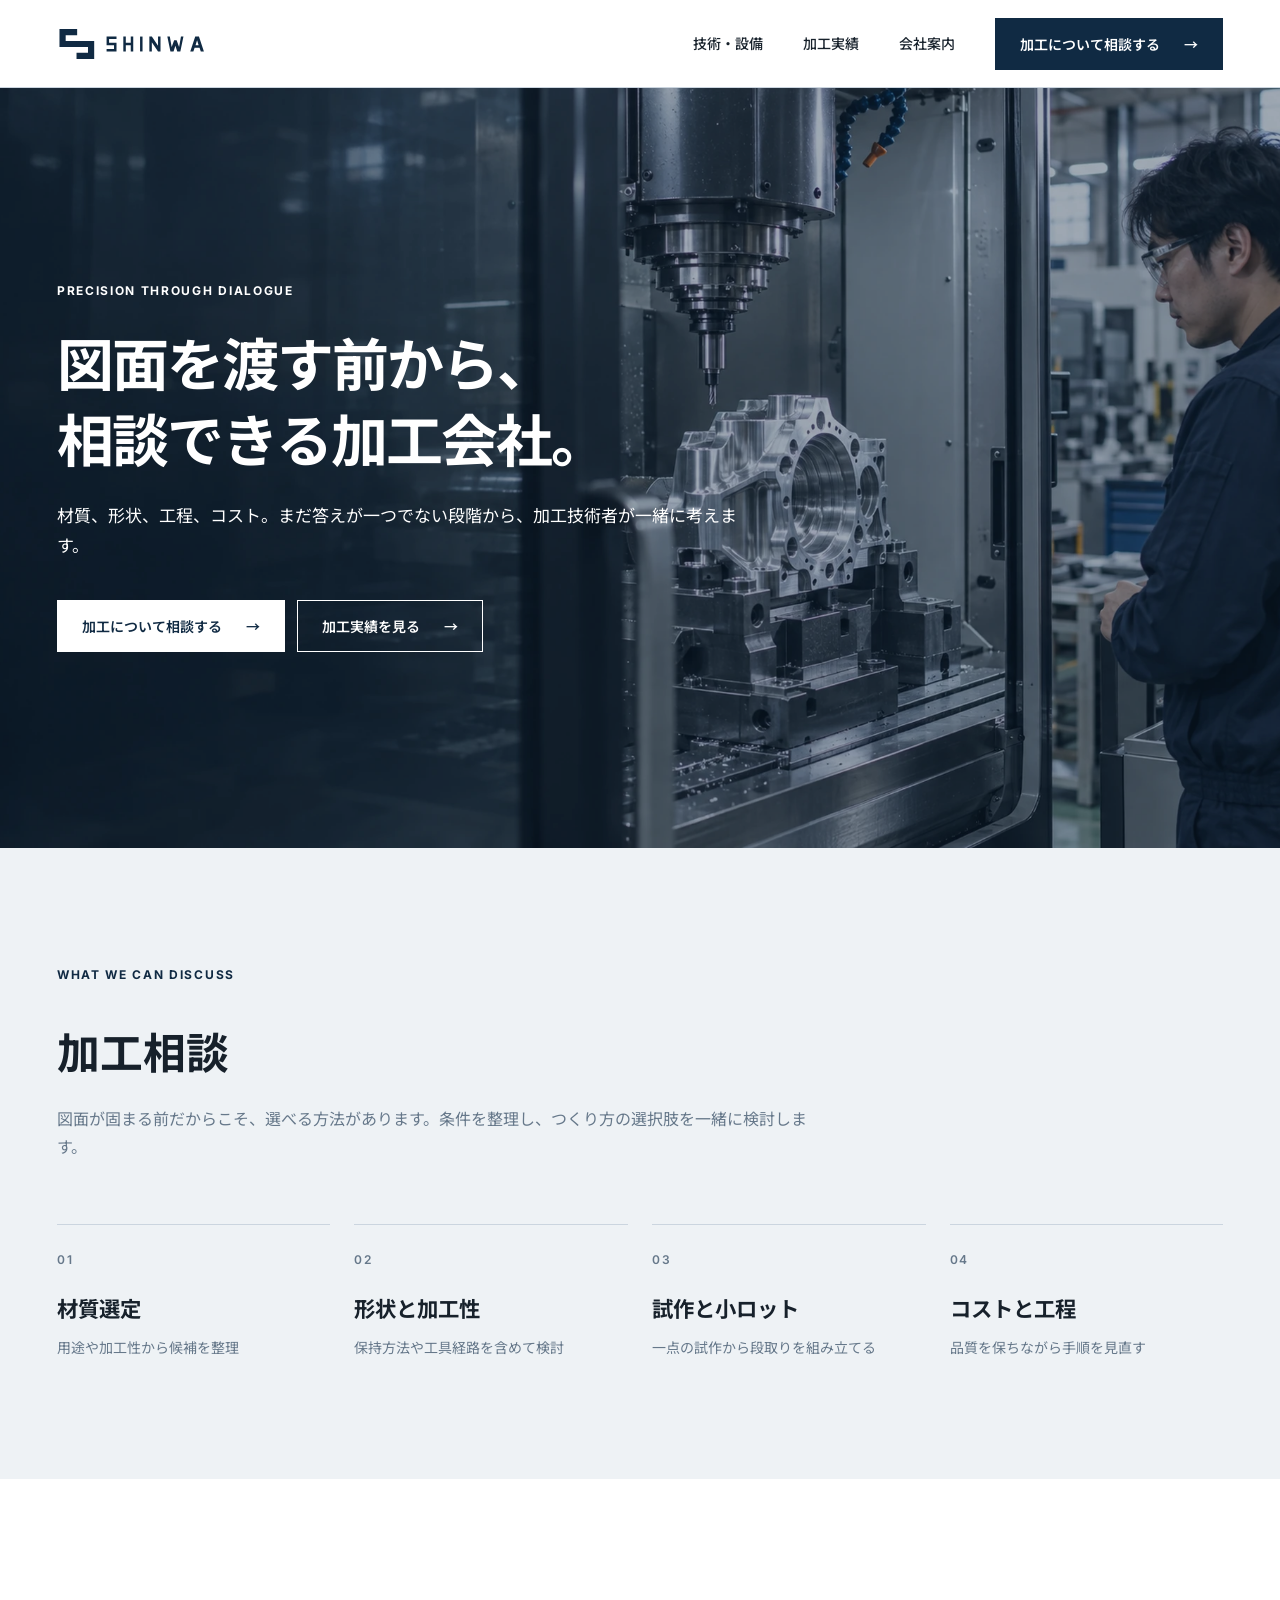
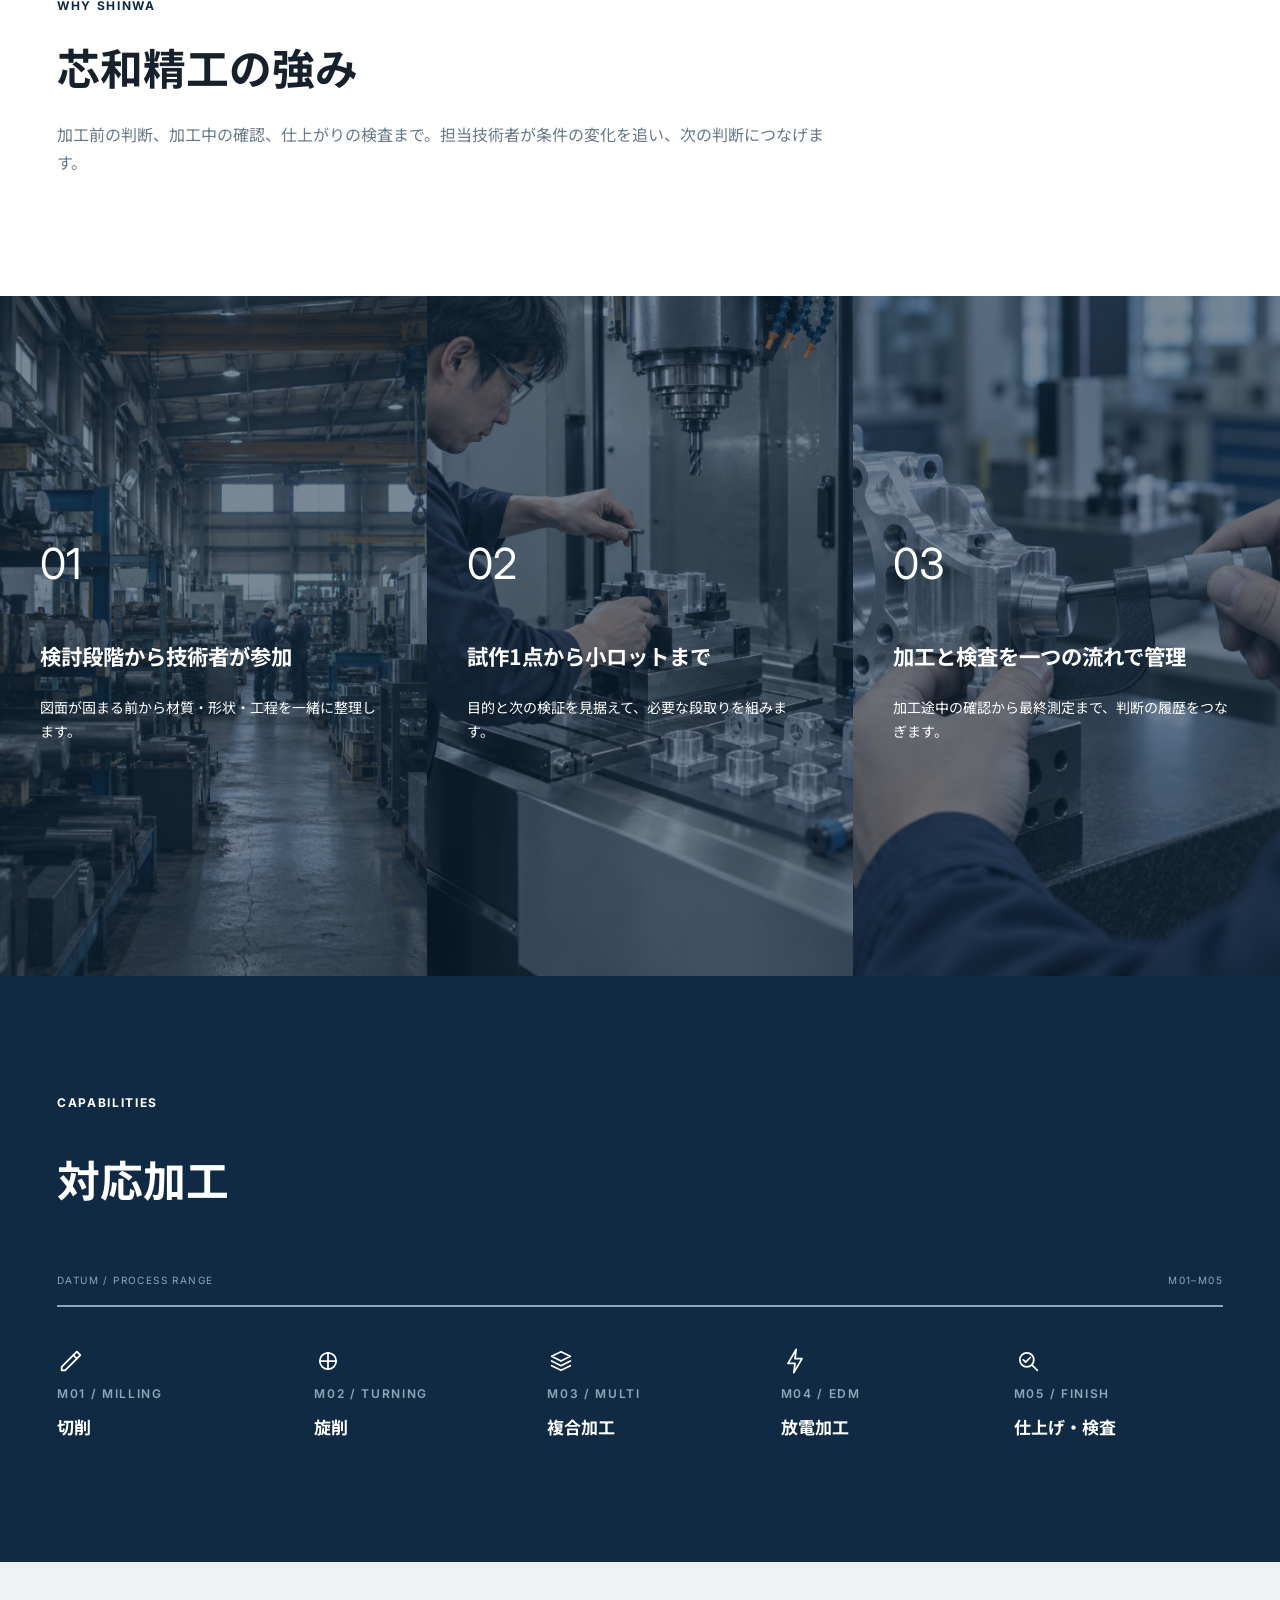
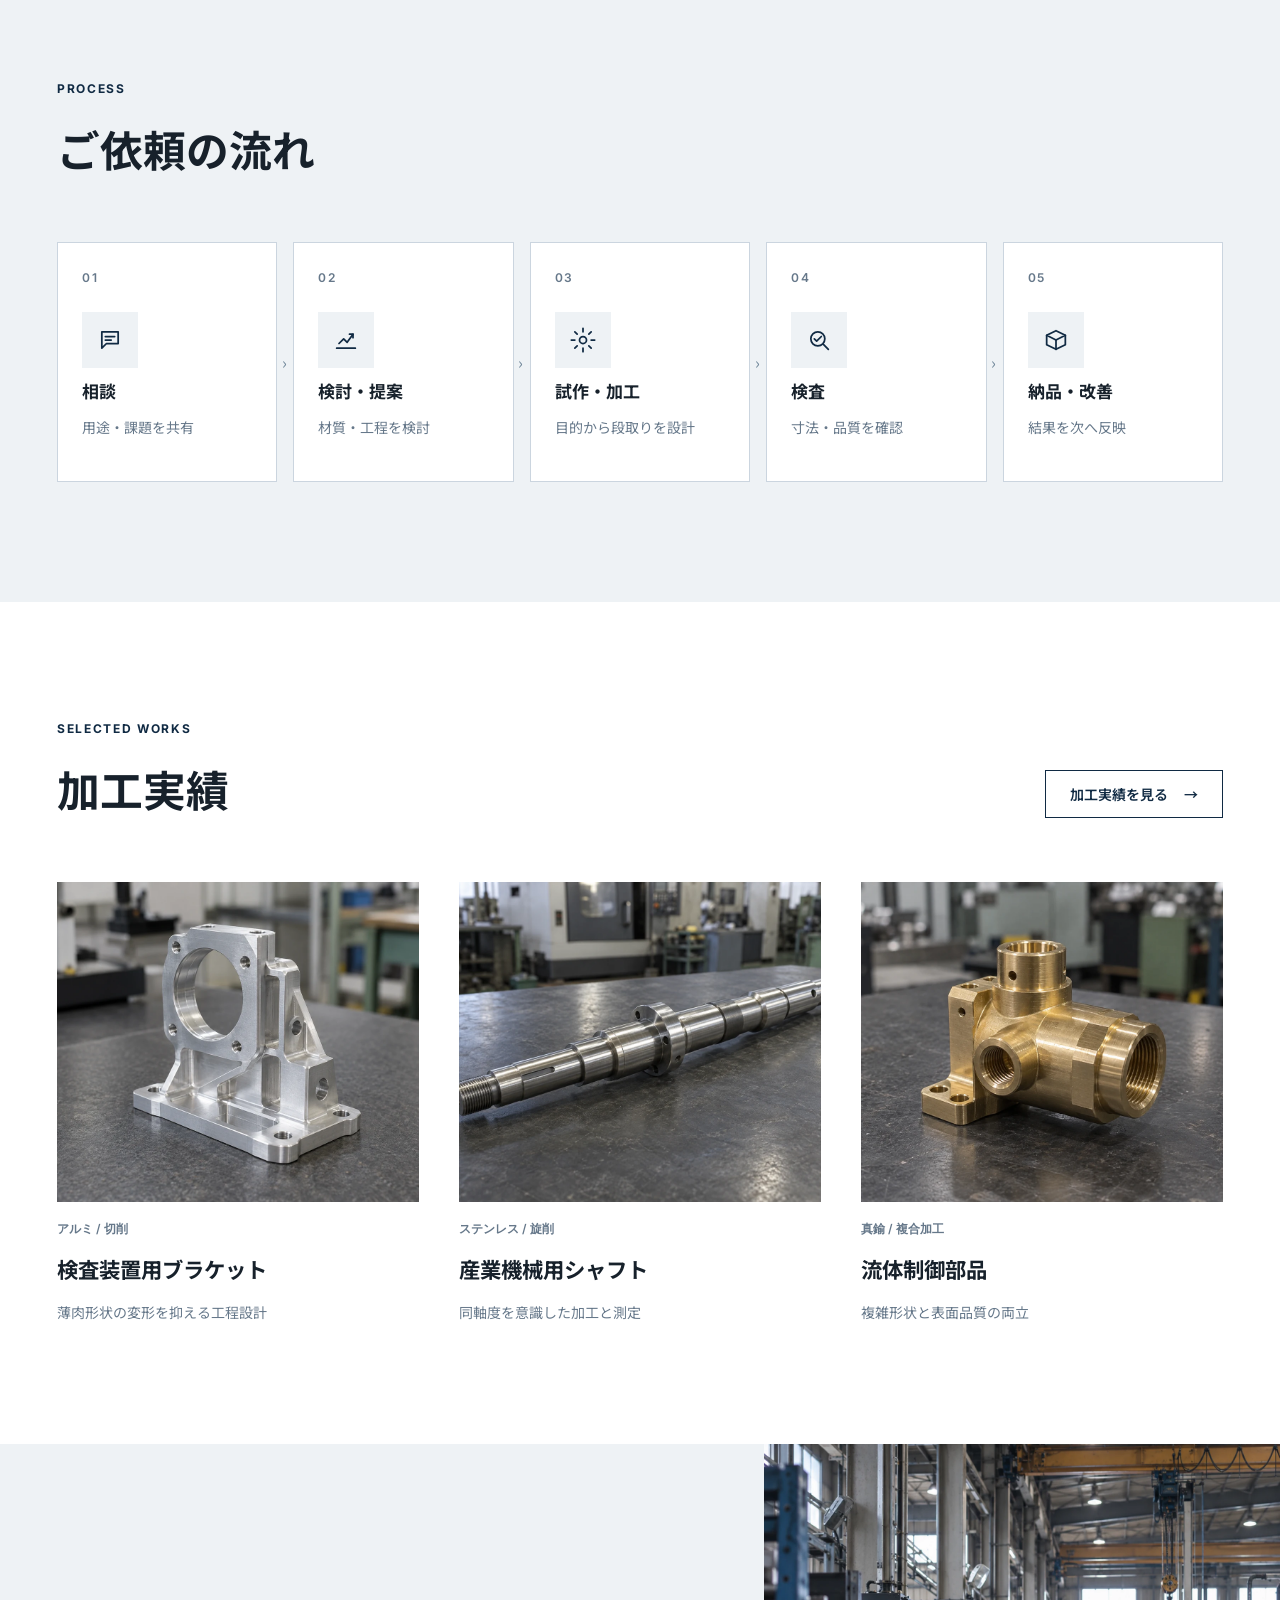
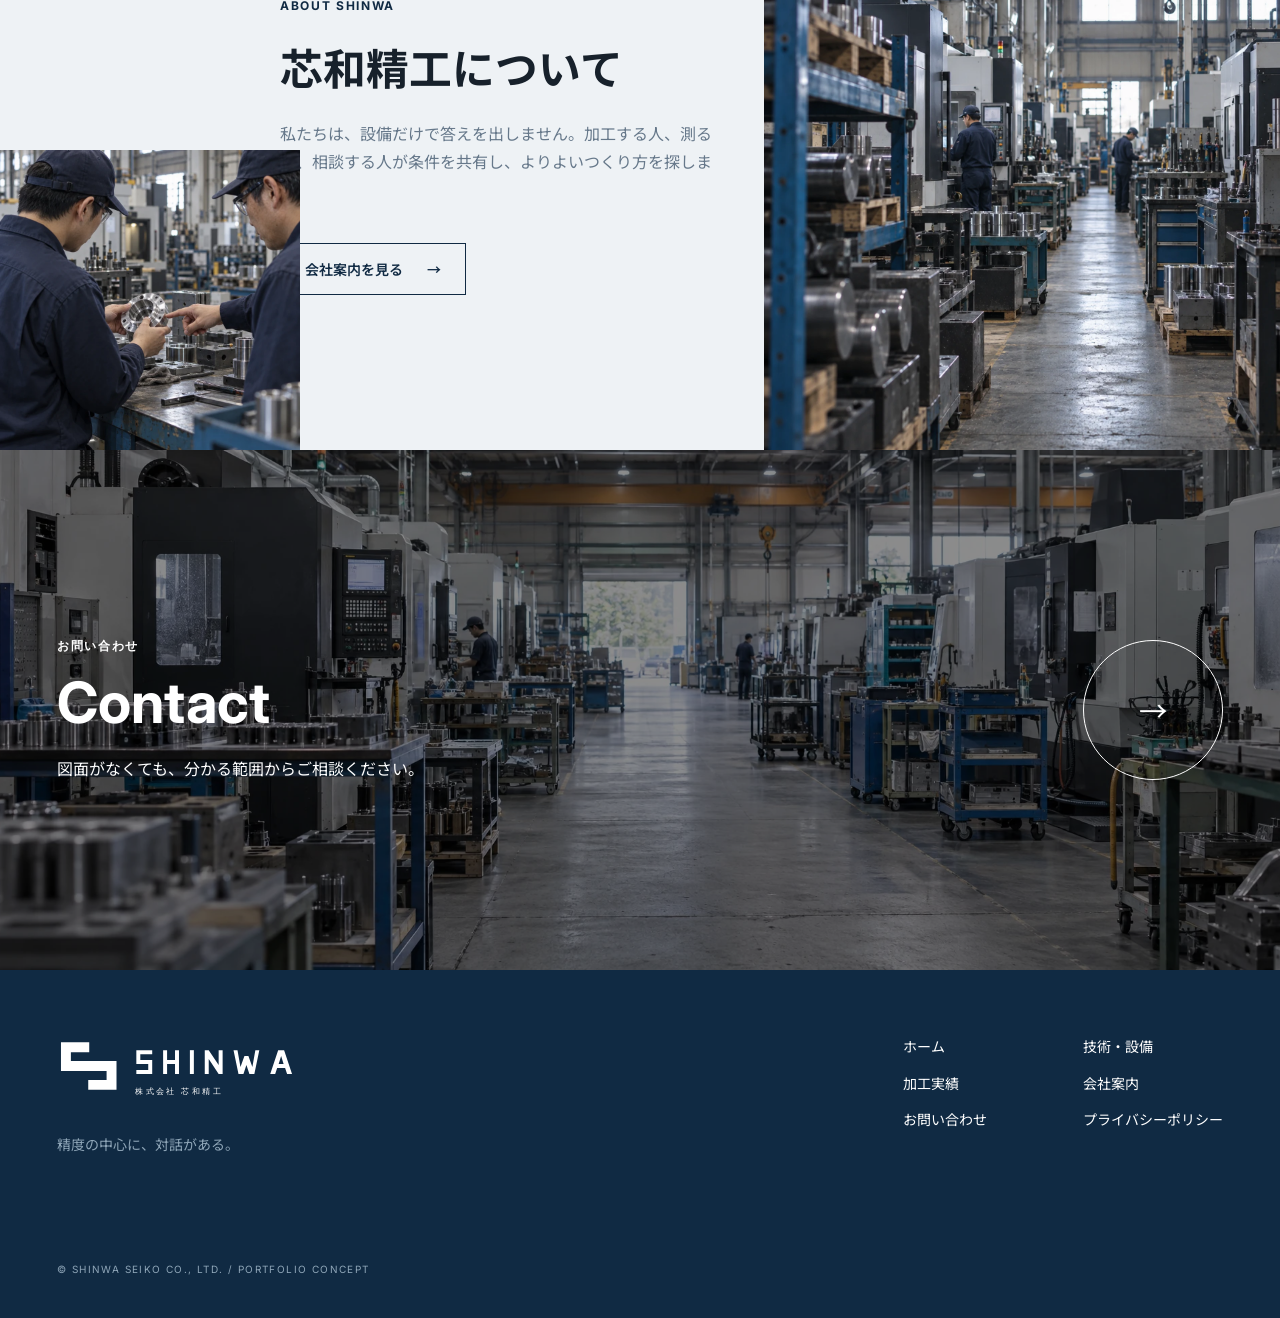
<file: index.html>
<!doctype html>
<html lang="ja" class="no-js">
  <head>
    <meta charset="utf-8">
    <meta name="viewport" content="width=device-width, initial-scale=1">
    <title>株式会社芯和精工｜図面を渡す前から、相談できる加工会社。</title>
    <link rel="canonical" href="https://coconattsu0723.github.io/shinwa-seiko-corporate-site/">
    <meta name="description" content="材質、形状、工程、コスト。図面が完成する前の検討段階から、加工技術者が一緒に考える精密加工会社です。">
    <meta property="og:type" content="website">
    <meta property="og:locale" content="ja_JP">
    <meta property="og:site_name" content="株式会社芯和精工">
    <meta property="og:url" content="https://coconattsu0723.github.io/shinwa-seiko-corporate-site/">
    <meta property="og:title" content="株式会社芯和精工｜図面を渡す前から、相談できる加工会社。">
    <meta property="og:description" content="金属加工の検討・試作・量産を、技術者と一緒に。">
    <meta property="og:image" content="https://coconattsu0723.github.io/shinwa-seiko-corporate-site/assets/images/ogp-shinwa.jpg">
    <meta name="twitter:card" content="summary_large_image">
    <meta name="twitter:image" content="https://coconattsu0723.github.io/shinwa-seiko-corporate-site/assets/images/ogp-shinwa.jpg">
    <link rel="icon" href="assets/images/logo/shinwa-symbol.svg" type="image/svg+xml">
    <link rel="preconnect" href="https://fonts.googleapis.com">
    <link rel="preconnect" href="https://fonts.gstatic.com" crossorigin>
    <link href="https://fonts.googleapis.com/css2?family=Inter:wght@500;600;700&family=Noto+Sans+JP:wght@400;500;600;700&display=swap" rel="stylesheet">
    <link rel="stylesheet" href="assets/css/common.css?v=20261023-3">
    <link rel="stylesheet" href="assets/css/index.css?v=20261023-3">
    <script>
      document.documentElement.classList.replace('no-js', 'js');
      try {
        if (sessionStorage.getItem('shinwa-intro-seen')) document.documentElement.classList.add('intro-seen');
      } catch (_) {}
    </script>
    <script src="assets/js/main.js" defer></script>
  </head>
  <body>
    <a class="skip-link" href="#main-content">本文へ移動</a>

    <div class="logo-intro" aria-hidden="true">
      <img src="assets/images/logo/shinwa-logo-reversed.svg" alt="" width="240" height="74">
    </div>

    <header class="site-header" data-header>
      <a class="site-header__logo" href="index.html" aria-label="株式会社芯和精工 ホーム">
        <img src="assets/images/logo/shinwa-logo-compact.svg" alt="SHINWA" width="150" height="40">
      </a>
      <nav class="site-nav" aria-label="主要ナビゲーション">
        <a href="pages/technology.html">技術・設備</a>
        <a href="pages/works.html">加工実績</a>
        <a href="pages/company.html">会社案内</a>
      </nav>
      <a class="button button--primary site-header__cta" href="pages/contact.html">
        <span>加工について相談する</span><span aria-hidden="true">→</span>
      </a>
      <button class="menu-button" type="button" aria-label="メニューを開く" aria-haspopup="dialog" aria-expanded="false" aria-controls="mobile-menu" data-menu-open>
        <span></span><span></span>
      </button>
    </header>

    <dialog class="mobile-menu" id="mobile-menu" aria-labelledby="mobile-menu-title" data-mobile-menu>
      <div class="mobile-menu__header">
        <img src="assets/images/logo/shinwa-logo-compact.svg" alt="SHINWA" width="150" height="40">
        <button class="menu-button menu-button--close" type="button" aria-label="メニューを閉じる" data-menu-close>
          <span></span><span></span>
        </button>
      </div>
      <div class="mobile-menu__body">
        <p class="eyebrow" id="mobile-menu-title">MENU</p>
        <nav class="mobile-menu__nav" aria-label="モバイルナビゲーション">
          <a href="index.html" aria-current="page"><span>ホーム</span><span aria-hidden="true">01</span></a>
          <a href="pages/technology.html"><span>技術・設備</span><span aria-hidden="true">02</span></a>
          <a href="pages/works.html"><span>加工実績</span><span aria-hidden="true">03</span></a>
          <a href="pages/company.html"><span>会社案内</span><span aria-hidden="true">04</span></a>
        </nav>
        <a class="button button--light mobile-menu__cta" href="pages/contact.html">
          <span>加工について相談する</span><span aria-hidden="true">→</span>
        </a>
        <p class="mobile-menu__note">図面がなくても相談できます。<br>分かる範囲の条件からお知らせください。</p>
      </div>
    </dialog>

    <main id="main-content">
      <section class="hero" aria-labelledby="hero-title">
        <img class="hero__image" src="assets/images/home-hero-machining.webp" alt="工作機械で金属部品の加工準備を行う技術者" width="1920" height="1080" fetchpriority="high">
        <div class="hero__overlay" aria-hidden="true"></div>
        <div class="container hero__content">
          <p class="eyebrow eyebrow--light">PRECISION THROUGH DIALOGUE</p>
          <h1 id="hero-title">図面を渡す前から、<br>相談できる加工会社。</h1>
          <p class="hero__lead">材質、形状、工程、コスト。まだ答えが一つでない段階から、加工技術者が一緒に考えます。</p>
          <div class="button-group">
            <a class="button button--light" href="pages/contact.html"><span>加工について相談する</span><span aria-hidden="true">→</span></a>
            <a class="button button--outline-light" href="pages/works.html"><span>加工実績を見る</span><span aria-hidden="true">→</span></a>
          </div>
        </div>
      </section>

      <section class="consultation section section--subtle" aria-labelledby="consultation-title">
        <div class="container">
          <div class="section-heading">
            <p class="eyebrow">WHAT WE CAN DISCUSS</p>
            <h2 id="consultation-title">加工相談</h2>
            <p>図面が固まる前だからこそ、選べる方法があります。条件を整理し、つくり方の選択肢を一緒に検討します。</p>
          </div>
          <ol class="consultation-list">
            <li><span class="item-number">01</span><h3>材質選定</h3><p>用途や加工性から候補を整理</p></li>
            <li><span class="item-number">02</span><h3>形状と加工性</h3><p>保持方法や工具経路を含めて検討</p></li>
            <li><span class="item-number">03</span><h3>試作と小ロット</h3><p>一点の試作から段取りを組み立てる</p></li>
            <li><span class="item-number">04</span><h3>コストと工程</h3><p>品質を保ちながら手順を見直す</p></li>
          </ol>
        </div>
      </section>

      <section class="strengths section section--no-bottom" aria-labelledby="strengths-title">
        <div class="container">
          <div class="section-heading section-heading--compact">
            <p class="eyebrow">WHY SHINWA</p>
            <h2 id="strengths-title">芯和精工の強み</h2>
            <p>加工前の判断、加工中の確認、仕上がりの検査まで。担当技術者が条件の変化を追い、次の判断につなげます。</p>
          </div>
        </div>
        <div class="strength-grid">
          <article class="strength-card">
            <img src="assets/images/home-dialogue-review.jpg" alt="工場内で加工条件を検討する技術者" width="1200" height="1500" loading="lazy" decoding="async">
            <div class="strength-card__overlay"></div>
            <div class="strength-card__content"><span>01</span><h3>検討段階から技術者が参加</h3><p>図面が固まる前から材質・形状・工程を一緒に整理します。</p></div>
          </article>
          <article class="strength-card">
            <img src="assets/images/home-prototype-setup.jpg" alt="加工機で試作の段取りを確認する技術者" width="1200" height="1500" loading="lazy" decoding="async">
            <div class="strength-card__overlay"></div>
            <div class="strength-card__content"><span>02</span><h3>試作1点から小ロットまで</h3><p>目的と次の検証を見据えて、必要な段取りを組みます。</p></div>
          </article>
          <article class="strength-card">
            <img src="assets/images/home-measurement-detail.jpg" alt="マイクロメーターで加工部品を検査する手元" width="1200" height="1500" loading="lazy" decoding="async">
            <div class="strength-card__overlay"></div>
            <div class="strength-card__content"><span>03</span><h3>加工と検査を一つの流れで管理</h3><p>加工途中の確認から最終測定まで、判断の履歴をつなぎます。</p></div>
          </article>
        </div>
      </section>

      <section class="capabilities section section--brand" aria-labelledby="capabilities-title">
        <div class="container">
          <div class="section-heading section-heading--light">
            <p class="eyebrow eyebrow--light">CAPABILITIES</p>
            <h2 id="capabilities-title">対応加工</h2>
          </div>
          <div class="technical-rail" aria-hidden="true"><span>DATUM / PROCESS RANGE</span><span>M01–M05</span></div>
          <ul class="capability-list">
            <li><span class="capability-icon" aria-hidden="true"><svg viewBox="0 0 24 24"><path d="M4 17 17 4l3 3L7 20H4v-3Z"/><path d="m14 7 3 3"/></svg></span><span class="capability-code">M01 / MILLING</span><strong>切削</strong></li>
            <li><span class="capability-icon" aria-hidden="true"><svg viewBox="0 0 24 24"><circle cx="12" cy="12" r="7"/><path d="M12 5v14M5 12h14"/></svg></span><span class="capability-code">M02 / TURNING</span><strong>旋削</strong></li>
            <li><span class="capability-icon" aria-hidden="true"><svg viewBox="0 0 24 24"><path d="m4 8 8-4 8 4-8 4-8-4Z"/><path d="m4 12 8 4 8-4M4 16l8 4 8-4"/></svg></span><span class="capability-code">M03 / MULTI</span><strong>複合加工</strong></li>
            <li><span class="capability-icon" aria-hidden="true"><svg viewBox="0 0 24 24"><path d="m13 2-7 12h6l-1 8 7-12h-6l1-8Z"/></svg></span><span class="capability-code">M04 / EDM</span><strong>放電加工</strong></li>
            <li><span class="capability-icon" aria-hidden="true"><svg viewBox="0 0 24 24"><circle cx="11" cy="11" r="6"/><path d="m16 16 4 4M8 11l2 2 4-4"/></svg></span><span class="capability-code">M05 / FINISH</span><strong>仕上げ・検査</strong></li>
          </ul>
        </div>
      </section>

      <section class="process section section--subtle" aria-labelledby="process-title">
        <div class="container">
          <div class="section-heading section-heading--compact">
            <p class="eyebrow">PROCESS</p>
            <h2 id="process-title">ご依頼の流れ</h2>
          </div>
          <ol class="process-list">
            <li><span class="process-number">01</span><span class="process-icon" aria-hidden="true"><svg viewBox="0 0 24 24"><path d="M5 5h14v10H9l-4 4V5Z"/><path d="M8 9h8M8 12h5"/></svg></span><h3>相談</h3><p>用途・課題を共有</p></li>
            <li><span class="process-number">02</span><span class="process-icon" aria-hidden="true"><svg viewBox="0 0 24 24"><path d="M4 19h16M6 15l4-4 3 3 5-7"/><path d="M15 7h3v3"/></svg></span><h3>検討・提案</h3><p>材質・工程を検討</p></li>
            <li><span class="process-number">03</span><span class="process-icon" aria-hidden="true"><svg viewBox="0 0 24 24"><circle cx="12" cy="12" r="3"/><path d="M12 2v3M12 19v3M2 12h3M19 12h3M5 5l2 2M17 17l2 2M19 5l-2 2M7 17l-2 2"/></svg></span><h3>試作・加工</h3><p>目的から段取りを設計</p></li>
            <li><span class="process-number">04</span><span class="process-icon" aria-hidden="true"><svg viewBox="0 0 24 24"><circle cx="11" cy="11" r="6"/><path d="m16 16 4 4M8 11l2 2 4-4"/></svg></span><h3>検査</h3><p>寸法・品質を確認</p></li>
            <li><span class="process-number">05</span><span class="process-icon" aria-hidden="true"><svg viewBox="0 0 24 24"><path d="m4 8 8-4 8 4-8 4-8-4Z"/><path d="M4 8v8l8 4 8-4V8"/><path d="M12 12v8"/></svg></span><h3>納品・改善</h3><p>結果を次へ反映</p></li>
          </ol>
        </div>
      </section>

      <section class="works section" aria-labelledby="works-title">
        <div class="container">
          <div class="section-heading-row">
            <div class="section-heading section-heading--compact">
              <p class="eyebrow">SELECTED WORKS</p>
              <h2 id="works-title">加工実績</h2>
            </div>
            <a class="text-link" href="pages/works.html">加工実績を見る <span aria-hidden="true">→</span></a>
          </div>
          <div class="works-grid">
            <a class="work-card" href="pages/work-detail.html">
              <span class="work-card__media"><img src="assets/images/works-part-01.webp" alt="アルミ製の検査装置用ブラケット" width="1200" height="900" loading="lazy" decoding="async"></span>
              <span class="work-card__meta">アルミ / 切削</span><h3>検査装置用ブラケット</h3><p>薄肉形状の変形を抑える工程設計</p>
            </a>
            <a class="work-card" href="pages/works.html">
              <span class="work-card__media"><img src="assets/images/works-part-02.webp" alt="ステンレス製の産業機械用シャフト" width="1200" height="900" loading="lazy" decoding="async"></span>
              <span class="work-card__meta">ステンレス / 旋削</span><h3>産業機械用シャフト</h3><p>同軸度を意識した加工と測定</p>
            </a>
            <a class="work-card" href="pages/works.html">
              <span class="work-card__media"><img src="assets/images/works-part-04.webp" alt="真鍮製の流体制御部品" width="1200" height="900" loading="lazy" decoding="async"></span>
              <span class="work-card__meta">真鍮 / 複合加工</span><h3>流体制御部品</h3><p>複雑形状と表面品質の両立</p>
            </a>
          </div>
        </div>
      </section>

      <section class="company-feature" aria-labelledby="company-title">
        <div class="company-feature__image">
          <img src="assets/images/home-company-workshop-edge.webp" alt="加工設備が並ぶ芯和精工の工場を想定した風景" width="1400" height="1800" loading="lazy" decoding="async">
        </div>
        <div class="company-feature__copy">
          <div>
            <p class="eyebrow">ABOUT SHINWA</p>
            <h2 id="company-title">芯和精工について</h2>
            <p>私たちは、設備だけで答えを出しません。加工する人、測る人、相談する人が条件を共有し、よりよいつくり方を探します。</p>
            <a class="button button--outline" href="pages/company.html"><span>会社案内を見る</span><span aria-hidden="true">→</span></a>
          </div>
          <img class="company-feature__detail" src="assets/images/home-company-dialogue-detail.webp" alt="加工部品を前に相談する技術者" width="1000" height="1000" loading="lazy" decoding="async">
        </div>
      </section>

      <section class="contact-cta" aria-labelledby="contact-cta-title">
        <img src="assets/images/common/common-contact-cta.webp" alt="加工設備が並ぶ工場内" width="2048" height="768" loading="lazy" decoding="async">
        <div class="contact-cta__overlay" aria-hidden="true"></div>
        <a class="contact-cta__link" href="pages/contact.html" aria-label="加工について相談する">
          <span class="contact-cta__copy"><span class="eyebrow eyebrow--light">お問い合わせ</span><strong id="contact-cta-title">Contact</strong><small>図面がなくても、分かる範囲からご相談ください。</small></span>
          <span class="contact-cta__arrow" aria-hidden="true">→</span>
        </a>
      </section>
    </main>

    <footer class="site-footer">
      <div class="site-footer__brand">
        <img src="assets/images/logo/shinwa-logo-reversed.svg" alt="SHINWA 株式会社芯和精工" width="240" height="74">
        <p>精度の中心に、対話がある。</p>
      </div>
      <nav class="site-footer__nav" aria-label="フッターナビゲーション">
        <a href="index.html" aria-current="page">ホーム</a>
        <a href="pages/technology.html">技術・設備</a>
        <a href="pages/works.html">加工実績</a>
        <a href="pages/company.html">会社案内</a>
        <a href="pages/contact.html">お問い合わせ</a>
        <a href="pages/privacy.html">プライバシーポリシー</a>
      </nav>
      <p class="site-footer__copyright">© SHINWA SEIKO CO., LTD. / PORTFOLIO CONCEPT</p>
    </footer>
  </body>
</html>
</file>
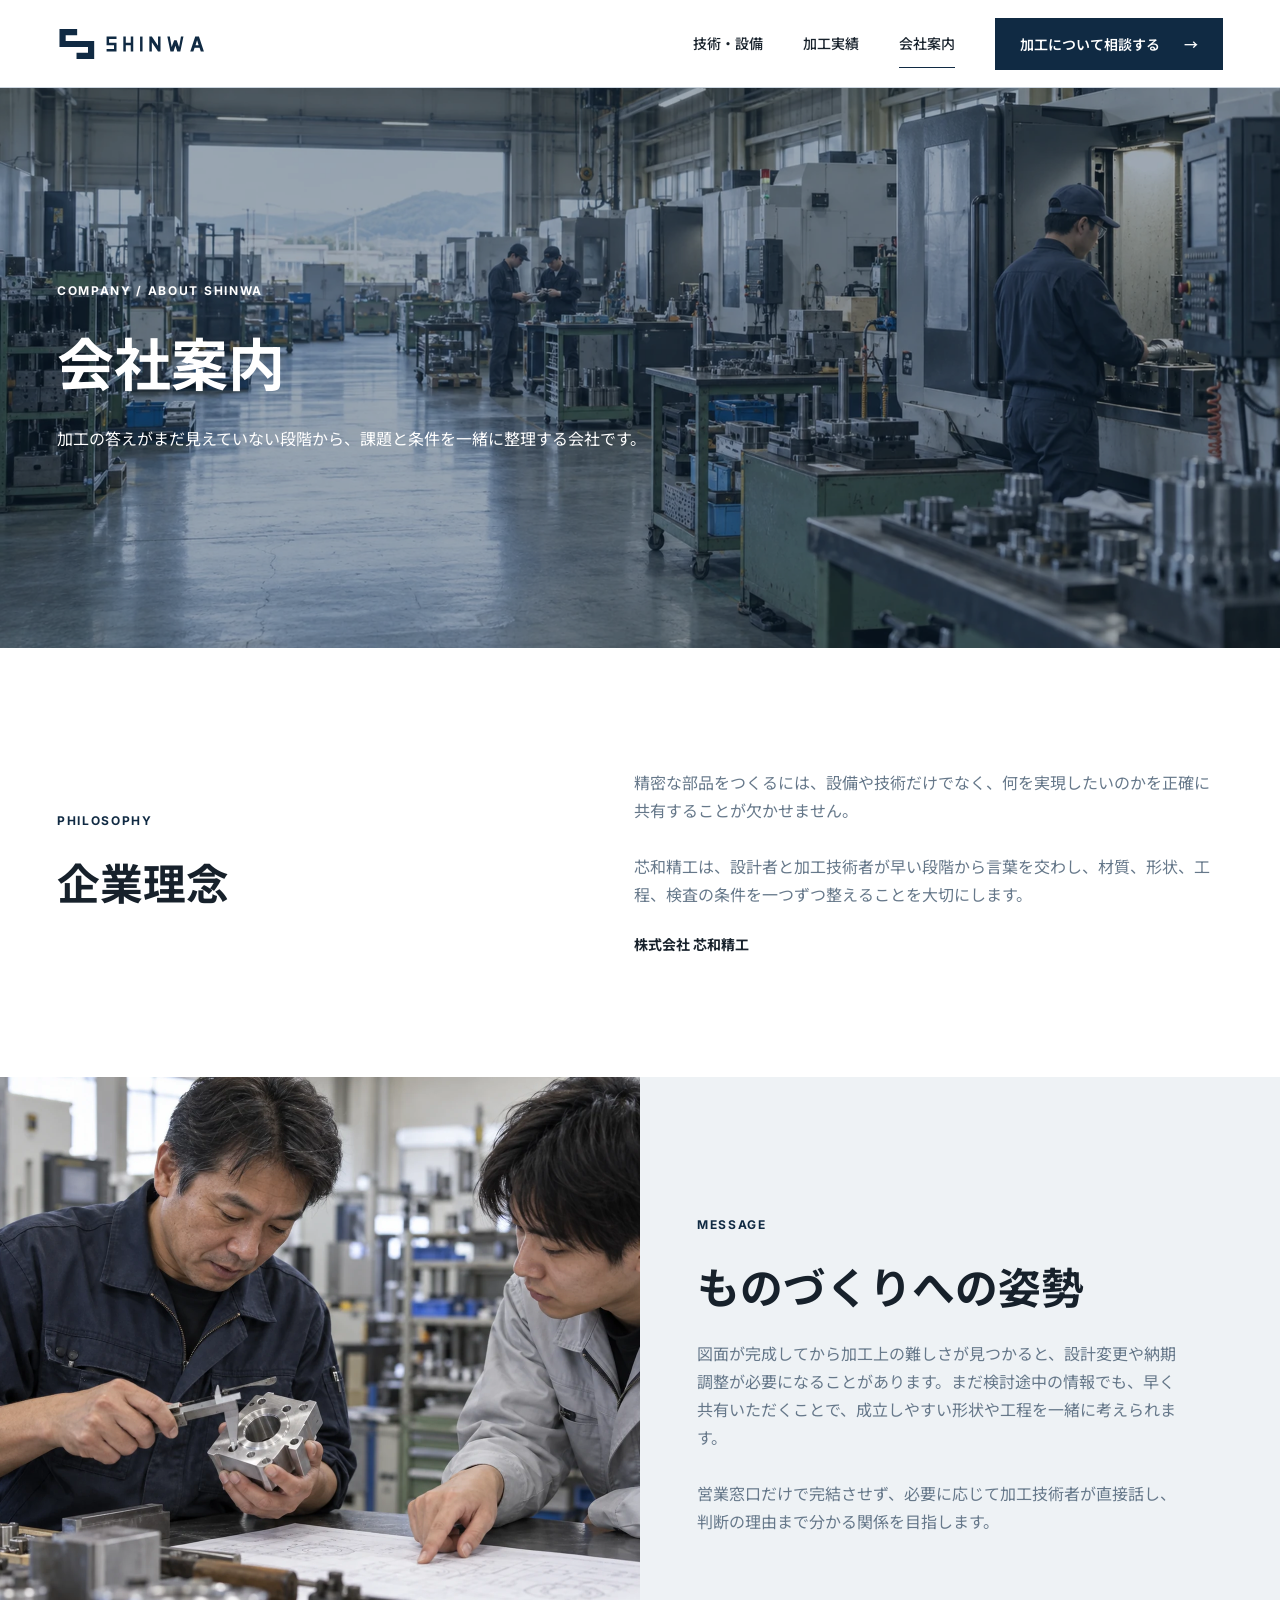
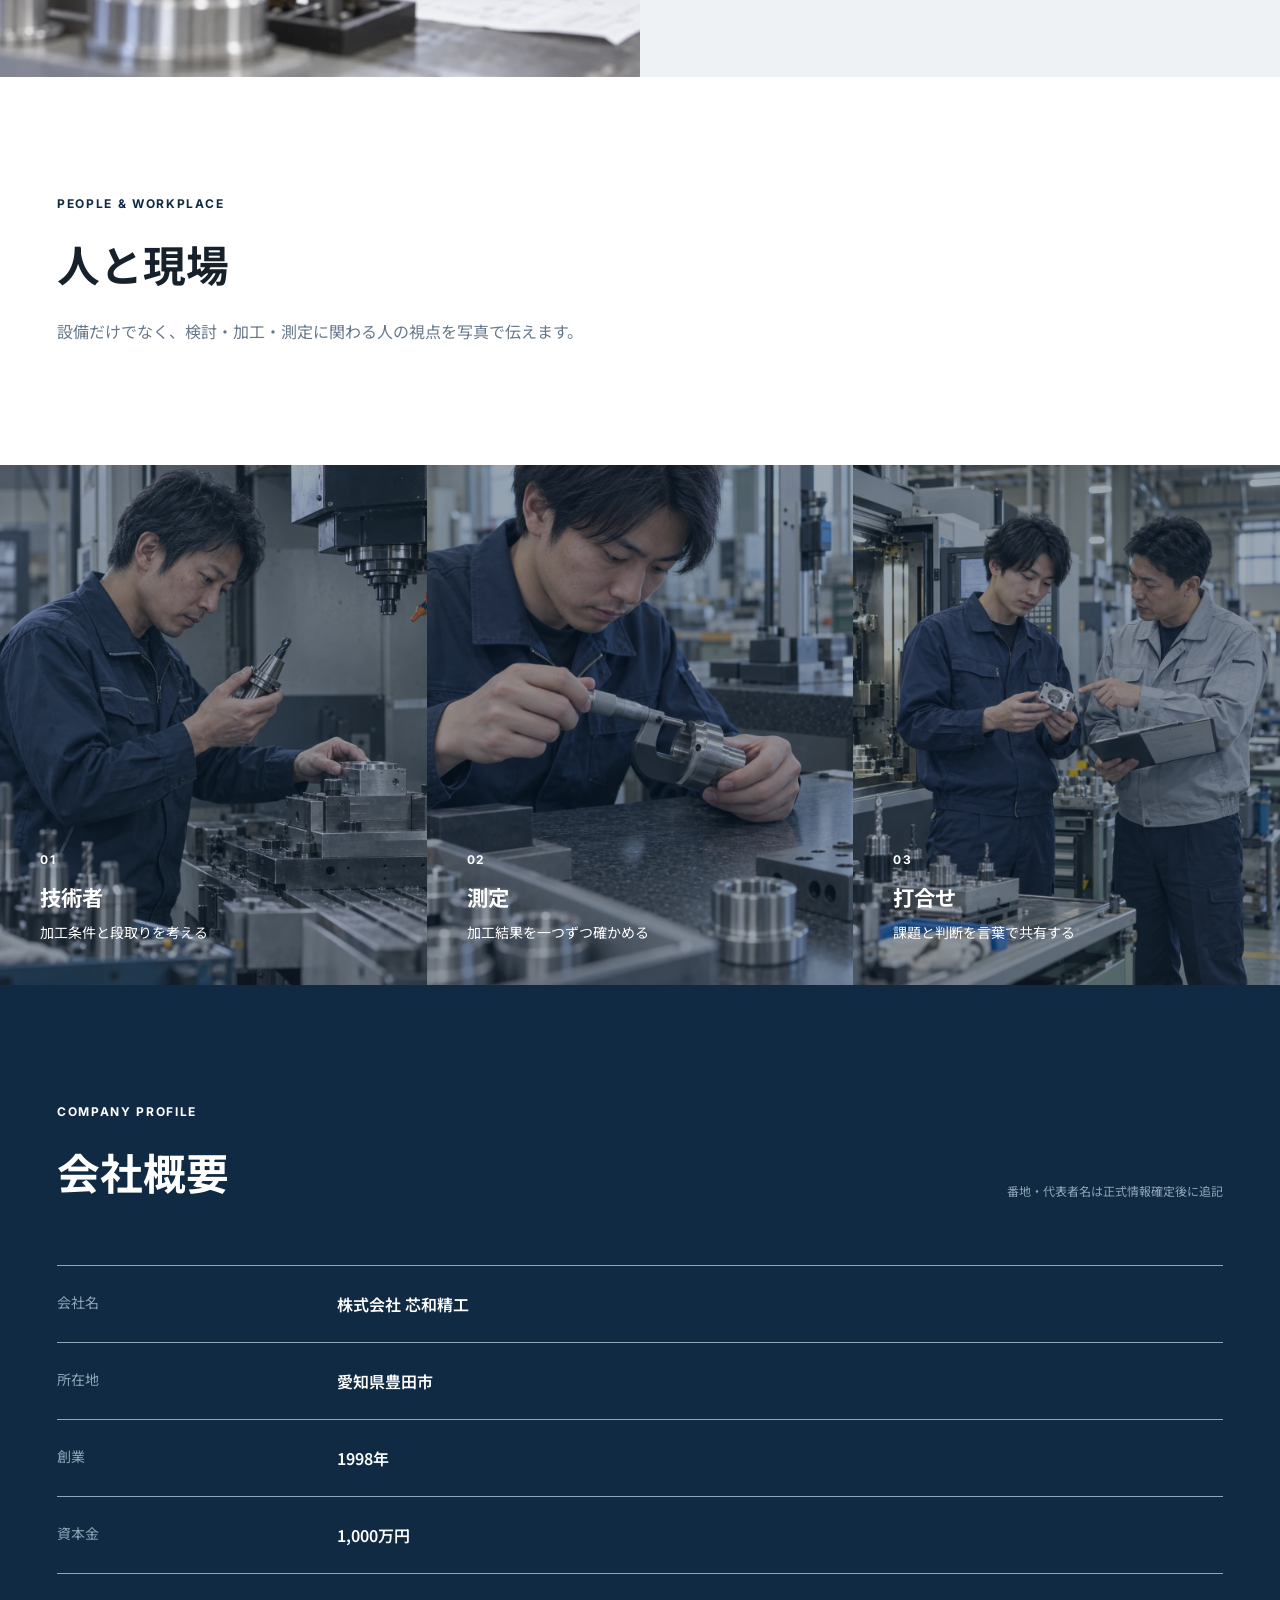
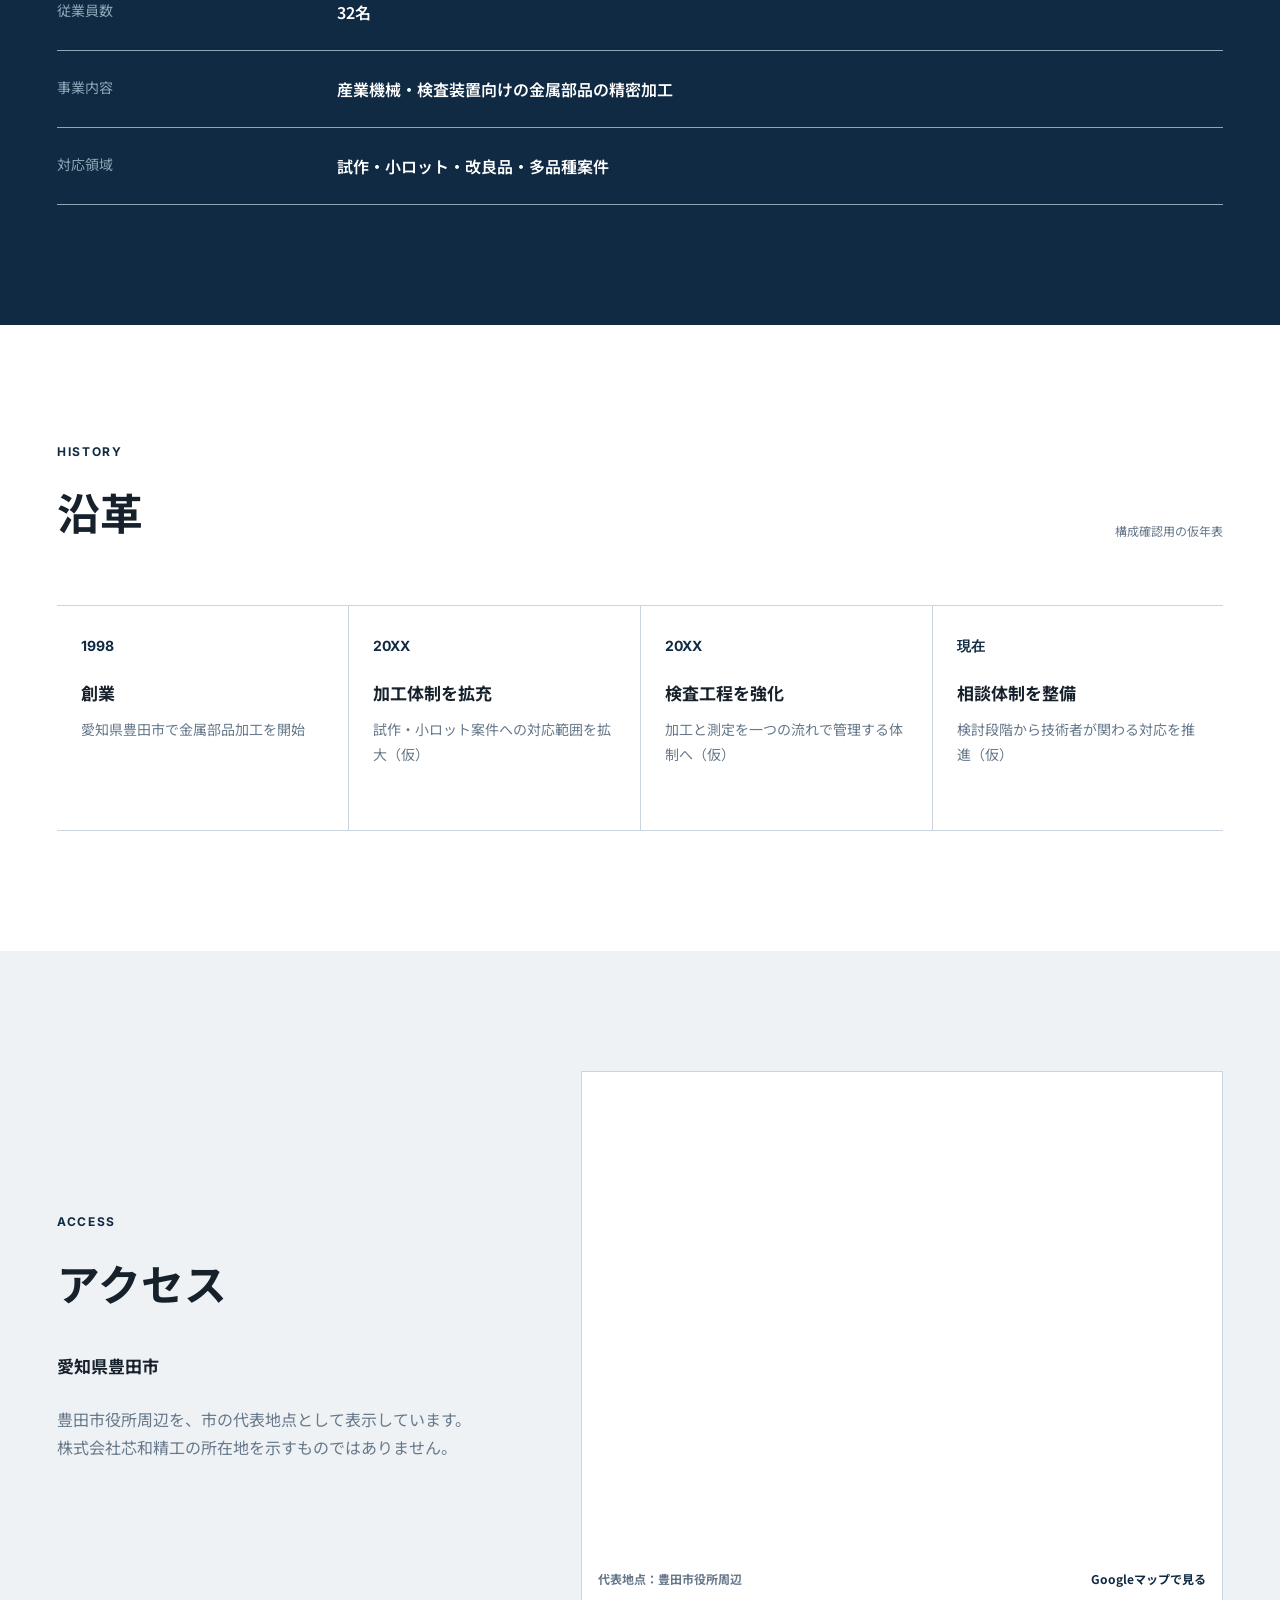
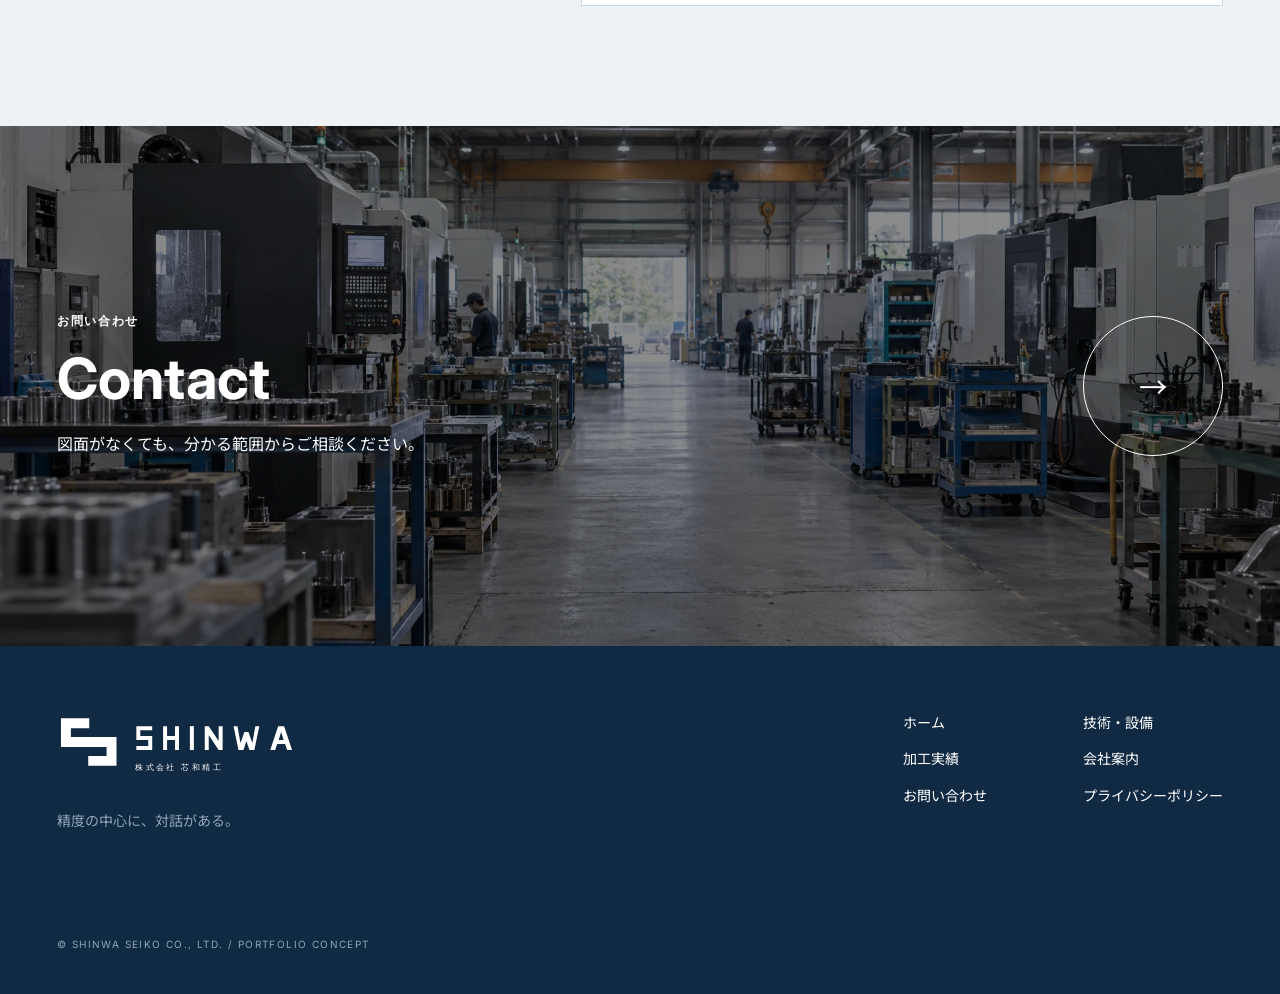
<file: pages/company.html>
<!doctype html>
<html lang="ja" class="no-js">
  <head>
    <meta charset="utf-8">
    <meta name="viewport" content="width=device-width, initial-scale=1">
    <title>会社案内｜株式会社芯和精工</title>
    <link rel="canonical" href="https://coconattsu0723.github.io/shinwa-seiko-corporate-site/pages/company.html">
    <meta name="description" content="精度の中心に対話を置く、株式会社芯和精工の考え方、働く人、会社概要をご紹介します。">
    <meta property="og:type" content="website">
    <meta property="og:locale" content="ja_JP">
    <meta property="og:site_name" content="株式会社芯和精工">
    <meta property="og:url" content="https://coconattsu0723.github.io/shinwa-seiko-corporate-site/pages/company.html">
    <meta property="og:title" content="会社案内｜株式会社芯和精工">
    <meta property="og:description" content="精度の中心に対話を置く、株式会社芯和精工の考え方、働く人、会社概要をご紹介します。">
    <meta property="og:image" content="https://coconattsu0723.github.io/shinwa-seiko-corporate-site/assets/images/ogp-shinwa.jpg">
    <meta name="twitter:card" content="summary_large_image">
    <meta name="twitter:image" content="https://coconattsu0723.github.io/shinwa-seiko-corporate-site/assets/images/ogp-shinwa.jpg">
    <link rel="icon" href="../assets/images/logo/shinwa-symbol.svg" type="image/svg+xml">
    <link rel="preconnect" href="https://fonts.googleapis.com">
    <link rel="preconnect" href="https://fonts.gstatic.com" crossorigin>
    <link href="https://fonts.googleapis.com/css2?family=Inter:wght@500;600;700&amp;family=Noto+Sans+JP:wght@400;500;600;700&amp;display=swap" rel="stylesheet">
    <link rel="stylesheet" href="../assets/css/common.css?v=20261026-2">
    <link rel="stylesheet" href="../assets/css/company.css?v=20261026-1">
    <script>document.documentElement.classList.replace('no-js','js');try{if(sessionStorage.getItem('shinwa-intro-seen'))document.documentElement.classList.add('intro-seen')}catch(_){}</script>
    <script src="../assets/js/main.js" defer></script>
  </head>
  <body>
    <a class="skip-link" href="#main-content">本文へ移動</a>
    <div class="logo-intro" aria-hidden="true"><img src="../assets/images/logo/shinwa-logo-reversed.svg" alt="" width="240" height="74"></div>

    <header class="site-header" data-header>
      <a class="site-header__logo" href="../index.html" aria-label="株式会社芯和精工 ホーム"><img src="../assets/images/logo/shinwa-logo-compact.svg" alt="SHINWA" width="150" height="40"></a>
      <nav class="site-nav" aria-label="主要ナビゲーション"><a href="technology.html">技術・設備</a><a href="works.html">加工実績</a><a href="company.html" aria-current="page">会社案内</a></nav>
      <a class="button button--primary site-header__cta" href="contact.html"><span>加工について相談する</span><span aria-hidden="true">→</span></a>
      <button class="menu-button" type="button" aria-label="メニューを開く" aria-expanded="false" aria-controls="mobile-menu" data-menu-open><span></span><span></span></button>
    </header>

    <dialog class="mobile-menu" id="mobile-menu" aria-labelledby="mobile-menu-title" data-mobile-menu>
      <div class="mobile-menu__header"><img src="../assets/images/logo/shinwa-logo-compact.svg" alt="SHINWA" width="150" height="40"><button class="menu-button menu-button--close" type="button" aria-label="メニューを閉じる" data-menu-close><span></span><span></span></button></div>
      <div class="mobile-menu__body">
        <p class="eyebrow" id="mobile-menu-title">MENU</p>
        <nav class="mobile-menu__nav" aria-label="モバイルナビゲーション"><a href="../index.html"><span>ホーム</span><span aria-hidden="true">01</span></a><a href="technology.html"><span>技術・設備</span><span aria-hidden="true">02</span></a><a href="works.html"><span>加工実績</span><span aria-hidden="true">03</span></a><a href="company.html" aria-current="page"><span>会社案内</span><span aria-hidden="true">04</span></a></nav>
        <a class="button button--light mobile-menu__cta" href="contact.html"><span>加工について相談する</span><span aria-hidden="true">→</span></a>
        <p class="mobile-menu__note">図面がなくても、分かる範囲からご相談ください。</p>
      </div>
    </dialog>

    <main id="main-content">
      <section class="company-hero" aria-labelledby="company-title">
        <img src="../assets/images/company-workshop.webp" alt="工作機械と技術者が見える工場内" width="1920" height="1080" fetchpriority="high">
        <div class="company-hero__overlay" aria-hidden="true"></div>
        <div class="company-container company-hero__copy"><p class="eyebrow eyebrow--light">COMPANY / ABOUT SHINWA</p><h1 id="company-title">会社案内</h1><p>加工の答えがまだ見えていない段階から、課題と条件を一緒に整理する会社です。</p></div>
      </section>

      <section class="company-philosophy" aria-labelledby="philosophy-title">
        <div class="company-container company-philosophy__inner">
          <div><p class="eyebrow">PHILOSOPHY</p><h2 id="philosophy-title">企業理念</h2></div>
          <div><p>精密な部品をつくるには、設備や技術だけでなく、何を実現したいのかを正確に共有することが欠かせません。<br><br>芯和精工は、設計者と加工技術者が早い段階から言葉を交わし、材質、形状、工程、検査の条件を一つずつ整えることを大切にします。</p><p class="company-philosophy__signature">株式会社 芯和精工</p></div>
        </div>
      </section>

      <section class="company-message" aria-labelledby="message-title">
        <figure><img src="../assets/images/company-message-review.webp" alt="技術者と設計担当者が部品と図面を確認する様子" width="1400" height="1200" decoding="async"></figure>
        <div class="company-message__copy"><p class="eyebrow">MESSAGE</p><h2 id="message-title">ものづくりへの姿勢</h2><p>図面が完成してから加工上の難しさが見つかると、設計変更や納期調整が必要になることがあります。まだ検討途中の情報でも、早く共有いただくことで、成立しやすい形状や工程を一緒に考えられます。<br><br>営業窓口だけで完結させず、必要に応じて加工技術者が直接話し、判断の理由まで分かる関係を目指します。</p></div>
      </section>

      <section class="company-people" aria-labelledby="people-title">
        <div class="company-container company-people__heading"><p class="eyebrow">PEOPLE &amp; WORKPLACE</p><h2 id="people-title">人と現場</h2><p>設備だけでなく、検討・加工・測定に関わる人の視点を写真で伝えます。</p></div>
        <div class="company-people__panels">
          <article class="company-person"><img src="../assets/images/company-people-technician.webp" alt="加工条件を検討する技術者" width="1200" height="1300" decoding="async"><div class="company-person__overlay" aria-hidden="true"></div><div class="company-person__copy"><span>01</span><h3>技術者</h3><p>加工条件と段取りを考える</p></div></article>
          <article class="company-person"><img src="../assets/images/company-people-inspection.webp" alt="部品を測定する技術者" width="1200" height="1300" decoding="async"><div class="company-person__overlay" aria-hidden="true"></div><div class="company-person__copy"><span>02</span><h3>測定</h3><p>加工結果を一つずつ確かめる</p></div></article>
          <article class="company-person"><img src="../assets/images/company-people-dialogue.webp" alt="加工部品について打ち合わせる二人の担当者" width="1200" height="1300" decoding="async"><div class="company-person__overlay" aria-hidden="true"></div><div class="company-person__copy"><span>03</span><h3>打合せ</h3><p>課題と判断を言葉で共有する</p></div></article>
        </div>
      </section>

      <section class="company-profile" aria-labelledby="profile-title">
        <div class="company-container">
          <div class="company-section-heading company-section-heading--light"><div><p class="eyebrow eyebrow--light">COMPANY PROFILE</p><h2 id="profile-title">会社概要</h2></div><p>番地・代表者名は正式情報確定後に追記</p></div>
          <dl class="company-profile__list">
            <div><dt>会社名</dt><dd>株式会社 芯和精工</dd></div>
            <div><dt>所在地</dt><dd>愛知県豊田市</dd></div>
            <div><dt>創業</dt><dd>1998年</dd></div>
            <div><dt>資本金</dt><dd>1,000万円</dd></div>
            <div><dt>従業員数</dt><dd>32名</dd></div>
            <div><dt>事業内容</dt><dd>産業機械・検査装置向けの金属部品の精密加工</dd></div>
            <div><dt>対応領域</dt><dd>試作・小ロット・改良品・多品種案件</dd></div>
          </dl>
        </div>
      </section>

      <section class="company-history" aria-labelledby="history-title">
        <div class="company-container">
          <div class="company-section-heading"><div><p class="eyebrow">HISTORY</p><h2 id="history-title">沿革</h2></div><p>構成確認用の仮年表</p></div>
          <ol class="company-history__list">
            <li><time datetime="1998">1998</time><h3>創業</h3><p>愛知県豊田市で金属部品加工を開始</p></li>
            <li><span>20XX</span><h3>加工体制を拡充</h3><p>試作・小ロット案件への対応範囲を拡大（仮）</p></li>
            <li><span>20XX</span><h3>検査工程を強化</h3><p>加工と測定を一つの流れで管理する体制へ（仮）</p></li>
            <li><span>現在</span><h3>相談体制を整備</h3><p>検討段階から技術者が関わる対応を推進（仮）</p></li>
          </ol>
        </div>
      </section>

      <section class="company-access" aria-labelledby="access-title">
        <div class="company-container company-access__inner">
          <div><p class="eyebrow">ACCESS</p><h2 id="access-title">アクセス</h2><p class="company-access__address">愛知県豊田市</p><p>豊田市役所周辺を、市の代表地点として表示しています。株式会社芯和精工の所在地を示すものではありません。</p></div>
          <figure class="company-access__map">
            <iframe src="https://www.google.com/maps?q=%E8%B1%8A%E7%94%B0%E5%B8%82%E5%BD%B9%E6%89%80&amp;output=embed" title="愛知県豊田市の代表地点として豊田市役所周辺を示す地図" loading="lazy" referrerpolicy="no-referrer-when-downgrade" allowfullscreen></iframe>
            <figcaption><span>代表地点：豊田市役所周辺</span><a href="https://www.google.com/maps/search/?api=1&amp;query=%E8%B1%8A%E7%94%B0%E5%B8%82%E5%BD%B9%E6%89%80" target="_blank" rel="noopener noreferrer">Googleマップで見る<span class="visually-hidden">（新しいタブで開きます）</span></a></figcaption>
          </figure>
        </div>
      </section>

      <section class="contact-cta" aria-labelledby="contact-cta-title">
        <img src="../assets/images/common/common-contact-cta.webp" alt="加工設備が並ぶ工場内" width="2048" height="768" decoding="async">
        <div class="contact-cta__overlay" aria-hidden="true"></div>
        <a class="contact-cta__link" href="contact.html" aria-label="加工について相談する"><span class="contact-cta__copy"><span class="eyebrow eyebrow--light">お問い合わせ</span><strong id="contact-cta-title">Contact</strong><small>図面がなくても、分かる範囲からご相談ください。</small></span><span class="contact-cta__arrow" aria-hidden="true">→</span></a>
      </section>
    </main>

    <footer class="site-footer">
      <div class="site-footer__brand"><img src="../assets/images/logo/shinwa-logo-reversed.svg" alt="SHINWA 株式会社芯和精工" width="240" height="74"><p>精度の中心に、対話がある。</p></div>
      <nav class="site-footer__nav" aria-label="フッターナビゲーション"><a href="../index.html">ホーム</a><a href="technology.html">技術・設備</a><a href="works.html">加工実績</a><a href="company.html" aria-current="page">会社案内</a><a href="contact.html">お問い合わせ</a><a href="privacy.html">プライバシーポリシー</a></nav>
      <p class="site-footer__copyright">© SHINWA SEIKO CO., LTD. / PORTFOLIO CONCEPT</p>
    </footer>
  </body>
</html>
</file>
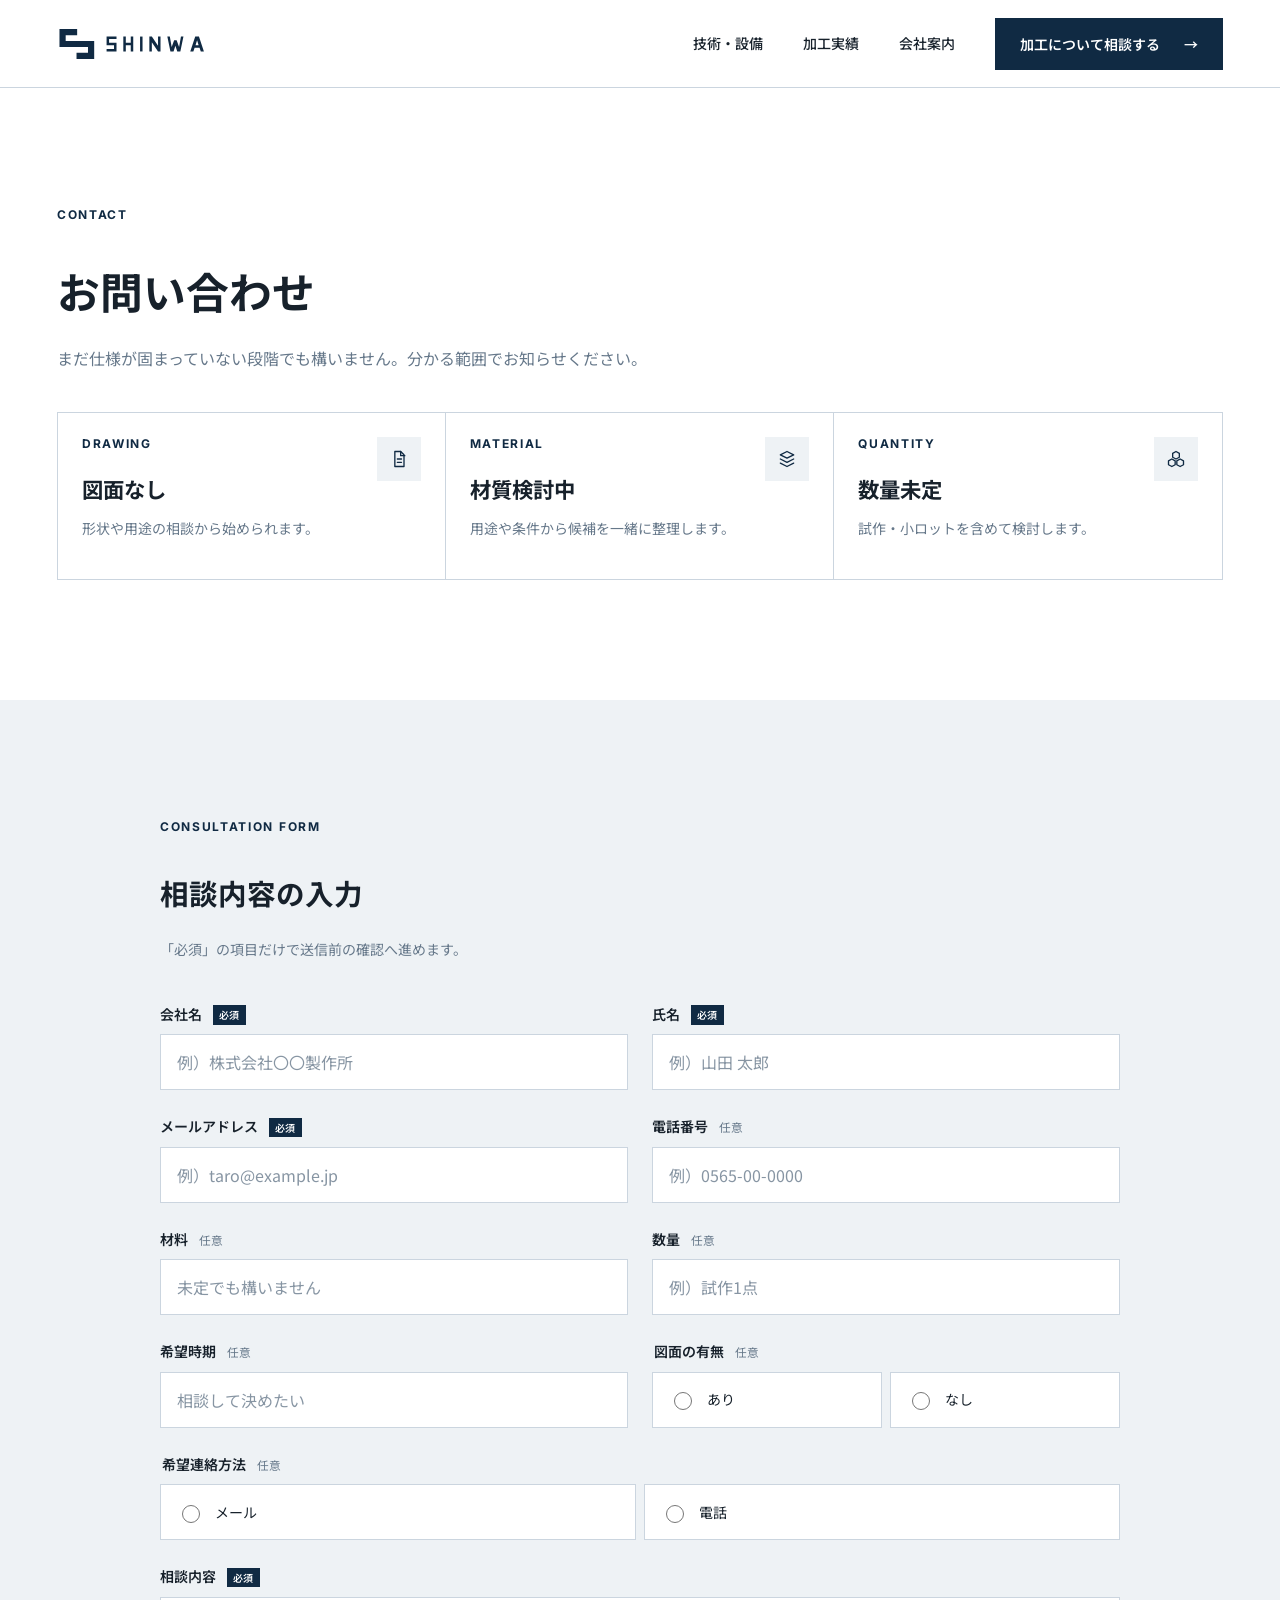
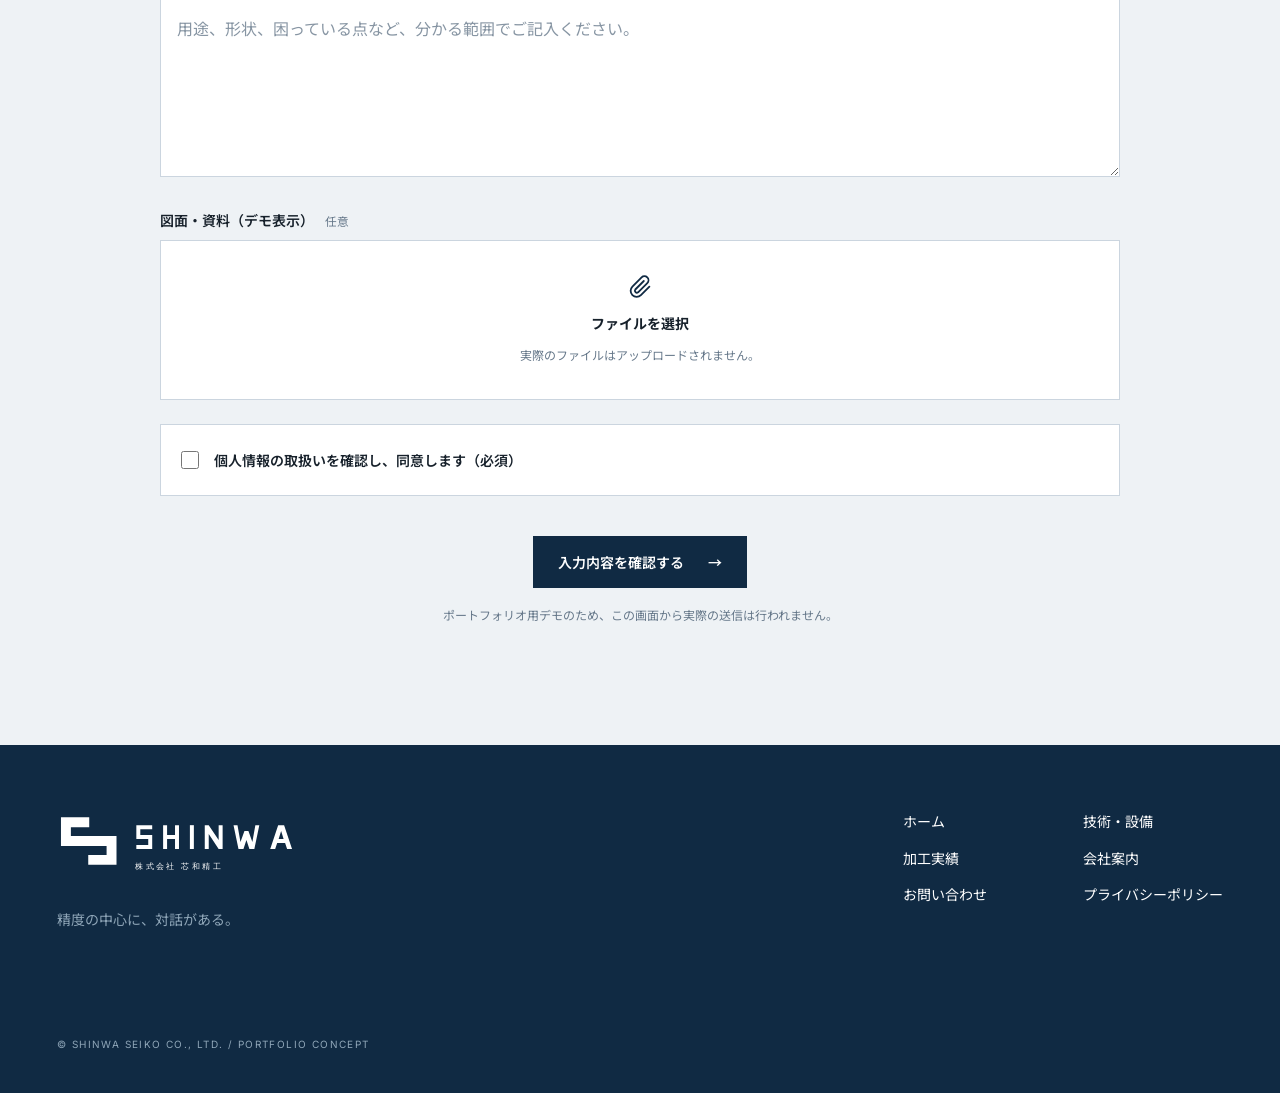
<file: pages/contact.html>
<!doctype html>
<html lang="ja" class="no-js">
  <head>
    <meta charset="utf-8">
    <meta name="viewport" content="width=device-width, initial-scale=1">
    <title>お問い合わせ｜株式会社芯和精工</title>
    <link rel="canonical" href="https://coconattsu0723.github.io/shinwa-seiko-corporate-site/pages/contact.html">
    <meta name="description" content="図面や材質、数量が未定の段階から、加工について分かる範囲でご相談いただけます。">
    <meta property="og:type" content="website">
    <meta property="og:locale" content="ja_JP">
    <meta property="og:site_name" content="株式会社芯和精工">
    <meta property="og:url" content="https://coconattsu0723.github.io/shinwa-seiko-corporate-site/pages/contact.html">
    <meta property="og:title" content="お問い合わせ｜株式会社芯和精工">
    <meta property="og:description" content="図面がなくても、分かる範囲からご相談ください。">
    <meta property="og:image" content="https://coconattsu0723.github.io/shinwa-seiko-corporate-site/assets/images/ogp-shinwa.jpg">
    <meta name="twitter:card" content="summary_large_image">
    <meta name="twitter:image" content="https://coconattsu0723.github.io/shinwa-seiko-corporate-site/assets/images/ogp-shinwa.jpg">
    <link rel="icon" href="../assets/images/logo/shinwa-symbol.svg" type="image/svg+xml">
    <link rel="preconnect" href="https://fonts.googleapis.com">
    <link rel="preconnect" href="https://fonts.gstatic.com" crossorigin>
    <link href="https://fonts.googleapis.com/css2?family=Inter:wght@500;600;700&amp;family=Noto+Sans+JP:wght@400;500;600;700&amp;display=swap" rel="stylesheet">
    <link rel="stylesheet" href="../assets/css/common.css?v=20261026-4">
    <link rel="stylesheet" href="../assets/css/contact.css?v=20261026-3">
    <script>document.documentElement.classList.replace('no-js','js');try{if(sessionStorage.getItem('shinwa-intro-seen'))document.documentElement.classList.add('intro-seen')}catch(_){}</script>
    <script src="../assets/js/main.js" defer></script>
    <script src="../assets/js/contact.js" defer></script>
  </head>
  <body>
    <a class="skip-link" href="#main-content">本文へ移動</a>
    <div class="logo-intro" aria-hidden="true"><img src="../assets/images/logo/shinwa-logo-reversed.svg" alt="" width="240" height="74"></div>

    <header class="site-header" data-header>
      <a class="site-header__logo" href="../index.html" aria-label="株式会社芯和精工 ホーム"><img src="../assets/images/logo/shinwa-logo-compact.svg" alt="SHINWA" width="150" height="40"></a>
      <nav class="site-nav" aria-label="主要ナビゲーション"><a href="technology.html">技術・設備</a><a href="works.html">加工実績</a><a href="company.html">会社案内</a></nav>
      <a class="button button--primary site-header__cta" href="#contact-form" aria-current="page"><span>加工について相談する</span><span aria-hidden="true">→</span></a>
      <button class="menu-button" type="button" aria-label="メニューを開く" aria-expanded="false" aria-controls="mobile-menu" data-menu-open><span></span><span></span></button>
    </header>

    <dialog class="mobile-menu" id="mobile-menu" aria-labelledby="mobile-menu-title" data-mobile-menu>
      <div class="mobile-menu__header"><img src="../assets/images/logo/shinwa-logo-compact.svg" alt="SHINWA" width="150" height="40"><button class="menu-button menu-button--close" type="button" aria-label="メニューを閉じる" data-menu-close><span></span><span></span></button></div>
      <div class="mobile-menu__body"><p class="eyebrow" id="mobile-menu-title">MENU</p><nav class="mobile-menu__nav" aria-label="モバイルナビゲーション"><a href="../index.html"><span>ホーム</span><span aria-hidden="true">01</span></a><a href="technology.html"><span>技術・設備</span><span aria-hidden="true">02</span></a><a href="works.html"><span>加工実績</span><span aria-hidden="true">03</span></a><a href="company.html"><span>会社案内</span><span aria-hidden="true">04</span></a></nav><a class="button button--light mobile-menu__cta" href="#contact-form" aria-current="page"><span>加工について相談する</span><span aria-hidden="true">→</span></a><p class="mobile-menu__note">図面がなくても、分かる範囲からご相談ください。</p></div>
    </dialog>

    <main id="main-content">
      <div data-contact-input>
        <section class="contact-intro" aria-labelledby="contact-title">
          <div class="contact-container"><p class="eyebrow">CONTACT</p><h1 id="contact-title">お問い合わせ</h1><p class="contact-intro__lead">まだ仕様が固まっていない段階でも構いません。分かる範囲でお知らせください。</p>
            <div class="contact-conditions">
              <article><div><p class="eyebrow">DRAWING</p><h2>図面なし</h2><p>形状や用途の相談から始められます。</p></div><span class="contact-condition__icon" aria-hidden="true"><svg viewBox="0 0 24 24"><path d="M7 3h7l4 4v14H7z"/><path d="M14 3v5h5M10 12h5M10 16h5"/></svg></span></article>
              <article><div><p class="eyebrow">MATERIAL</p><h2>材質検討中</h2><p>用途や条件から候補を一緒に整理します。</p></div><span class="contact-condition__icon" aria-hidden="true"><svg viewBox="0 0 24 24"><path d="m4 7 8-4 8 4-8 4zM4 12l8 4 8-4M4 17l8 4 8-4"/></svg></span></article>
              <article><div><p class="eyebrow">QUANTITY</p><h2>数量未定</h2><p>試作・小ロットを含めて検討します。</p></div><span class="contact-condition__icon" aria-hidden="true"><svg viewBox="0 0 24 24"><path d="m12 3 4 2.3v4.6L12 12 8 9.9V5.3zM7 12l4 2.3v4.6L7 21l-4-2.1v-4.6zM17 12l4 2.3v4.6L17 21l-4-2.1v-4.6z"/></svg></span></article>
            </div>
          </div>
        </section>

        <section class="contact-form-section" aria-labelledby="contact-form-title">
          <div class="contact-form-container"><p class="eyebrow">CONSULTATION FORM</p><h2 id="contact-form-title">相談内容の入力</h2><p class="contact-form__note">「必須」の項目だけで送信前の確認へ進めます。</p>
            <div class="form-error-summary" tabindex="-1" role="alert" hidden data-error-summary><strong>入力内容を確認してください</strong><ul data-error-list></ul></div>
            <form class="contact-form" id="contact-form" novalidate data-contact-form>
              <div class="contact-form__grid">
                <div class="form-field"><label for="company">会社名 <span>必須</span></label><input id="company" name="company" type="text" autocomplete="organization" placeholder="例）株式会社〇〇製作所" required><p class="form-field__error" id="company-error" hidden></p></div>
                <div class="form-field"><label for="name">氏名 <span>必須</span></label><input id="name" name="name" type="text" autocomplete="name" placeholder="例）山田 太郎" required><p class="form-field__error" id="name-error" hidden></p></div>
                <div class="form-field"><label for="email">メールアドレス <span>必須</span></label><input id="email" name="email" type="email" autocomplete="email" inputmode="email" placeholder="例）taro@example.jp" required><p class="form-field__error" id="email-error" hidden></p></div>
                <div class="form-field"><label for="phone">電話番号 <small>任意</small></label><input id="phone" name="phone" type="tel" autocomplete="tel" inputmode="tel" placeholder="例）0565-00-0000"></div>
                <div class="form-field"><label for="material">材料 <small>任意</small></label><input id="material" name="material" type="text" placeholder="未定でも構いません"></div>
                <div class="form-field"><label for="quantity">数量 <small>任意</small></label><input id="quantity" name="quantity" type="text" placeholder="例）試作1点"></div>
                <div class="form-field"><label for="timing">希望時期 <small>任意</small></label><input id="timing" name="timing" type="text" placeholder="相談して決めたい"></div>
                <fieldset class="form-field form-field--choice"><legend>図面の有無 <small>任意</small></legend><div class="choice-grid"><label><input type="radio" name="drawing" value="あり"><span>あり</span></label><label><input type="radio" name="drawing" value="なし"><span>なし</span></label></div></fieldset>
                <fieldset class="form-field form-field--choice form-field--full"><legend>希望連絡方法 <small>任意</small></legend><div class="choice-grid"><label><input type="radio" name="contactMethod" value="メール"><span>メール</span></label><label><input type="radio" name="contactMethod" value="電話"><span>電話</span></label></div></fieldset>
                <div class="form-field form-field--full"><label for="message">相談内容 <span>必須</span></label><textarea id="message" name="message" placeholder="用途、形状、困っている点など、分かる範囲でご記入ください。" required></textarea><p class="form-field__error" id="message-error" hidden></p></div>
                <div class="form-field form-field--full"><p class="form-label">図面・資料（デモ表示） <small>任意</small></p><div class="attachment-demo" role="note"><svg viewBox="0 0 24 24" aria-hidden="true"><path d="m21.4 11.6-8.5 8.5a6 6 0 0 1-8.5-8.5l9.2-9.2a4 4 0 0 1 5.7 5.7l-9.2 9.2a2 2 0 0 1-2.8-2.8l8.5-8.5"/></svg><strong>ファイルを選択</strong><span>実際のファイルはアップロードされません。</span></div></div>
                <div class="form-field form-field--full"><label class="consent-field" for="consent"><input id="consent" name="consent" type="checkbox" required><span>個人情報の取扱いを確認し、同意します（必須）</span></label><p class="form-field__error" id="consent-error" hidden></p></div>
              </div>
              <div class="contact-form__actions"><button class="button button--primary" type="submit"><span>入力内容を確認する</span><span aria-hidden="true">→</span></button><p>ポートフォリオ用デモのため、この画面から実際の送信は行われません。</p></div>
            </form>
          </div>
        </section>
      </div>

      <div data-contact-confirm hidden>
        <section class="contact-state-hero"><div class="contact-container"><p class="eyebrow">CONTACT / CONFIRM</p><h2>入力内容の確認</h2><p>修正する場合は「入力内容を修正する」から戻れます。</p></div></section>
        <section class="contact-confirm-section"><div class="contact-confirm-card"><div class="contact-demo-warning"><span aria-hidden="true">ⓘ</span><strong>ポートフォリオ用デモのため、実際には送信されません。</strong></div><p class="eyebrow">ENTERED DETAILS</p><h3>入力内容</h3><dl data-confirm-details></dl><div class="contact-confirm-actions"><button class="button button--outline" type="button" data-edit-input><span>入力内容を修正する</span><span aria-hidden="true">←</span></button><button class="button button--primary" type="button" data-demo-submit><span>この内容で送信する</span><span aria-hidden="true">→</span></button></div></div></section>
      </div>

      <div class="contact-complete" data-contact-complete hidden>
        <section class="contact-complete__inner" aria-labelledby="complete-title"><span class="contact-complete__check" aria-hidden="true"><svg viewBox="0 0 24 24"><path d="m5 12 4 4L19 6"/></svg></span><p class="eyebrow eyebrow--light">CONTACT / COMPLETE</p><h2 id="complete-title">完了画面（デモ）</h2><p>ご入力ありがとうございました。ポートフォリオ用の画面確認のため、実際の送信・受付は行われていません。</p><div class="contact-complete__notice"><span aria-hidden="true">♢</span><strong>入力情報は保存・送信されていません。</strong></div><div class="contact-complete__actions"><a class="button button--light" href="../index.html"><span>HOMEへ戻る</span><span aria-hidden="true">→</span></a><button class="button button--outline-light" type="button" data-reset-input><span>入力画面へ戻る</span><span aria-hidden="true">→</span></button></div></section>
      </div>
    </main>

    <footer class="site-footer">
      <div class="site-footer__brand"><img src="../assets/images/logo/shinwa-logo-reversed.svg" alt="SHINWA 株式会社芯和精工" width="240" height="74"><p>精度の中心に、対話がある。</p></div>
      <nav class="site-footer__nav" aria-label="フッターナビゲーション"><a href="../index.html">ホーム</a><a href="technology.html">技術・設備</a><a href="works.html">加工実績</a><a href="company.html">会社案内</a><a href="contact.html" aria-current="page">お問い合わせ</a><a href="privacy.html">プライバシーポリシー</a></nav>
      <p class="site-footer__copyright">© SHINWA SEIKO CO., LTD. / PORTFOLIO CONCEPT</p>
    </footer>
  </body>
</html>
</file>
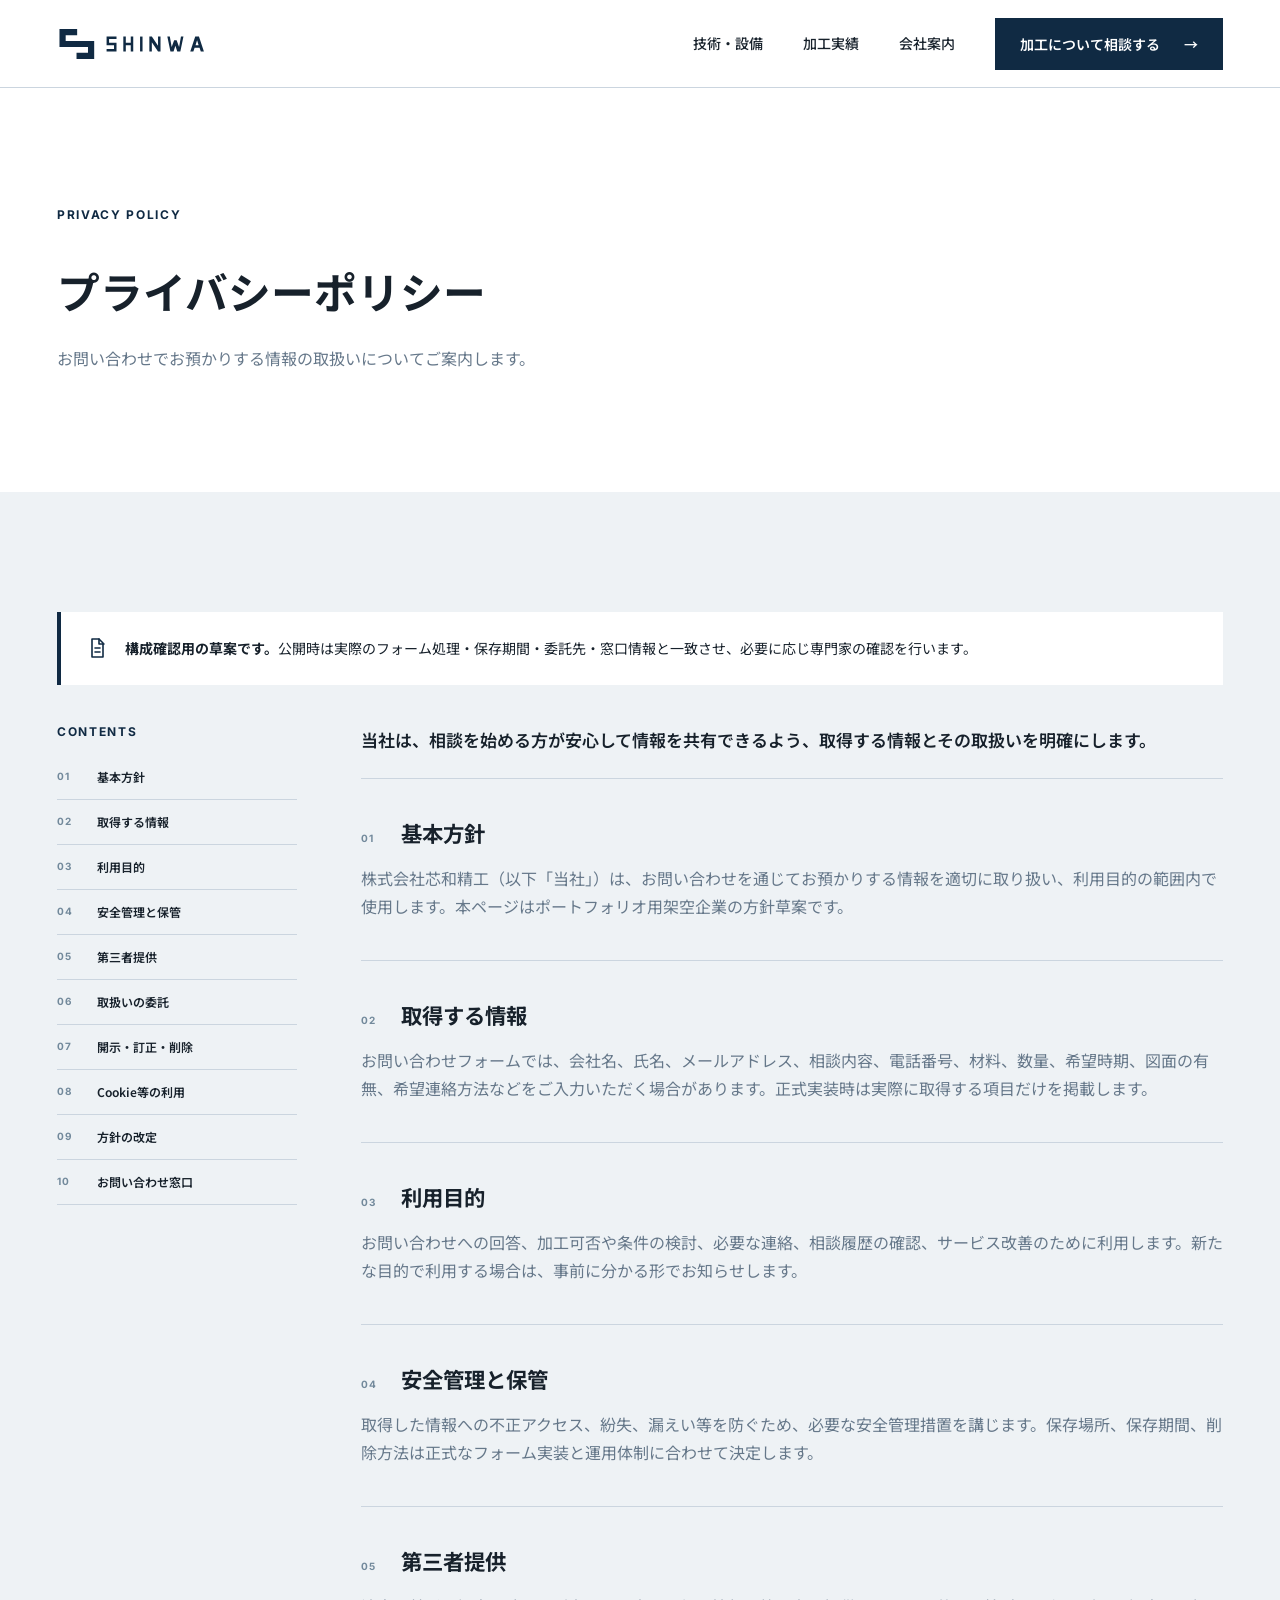
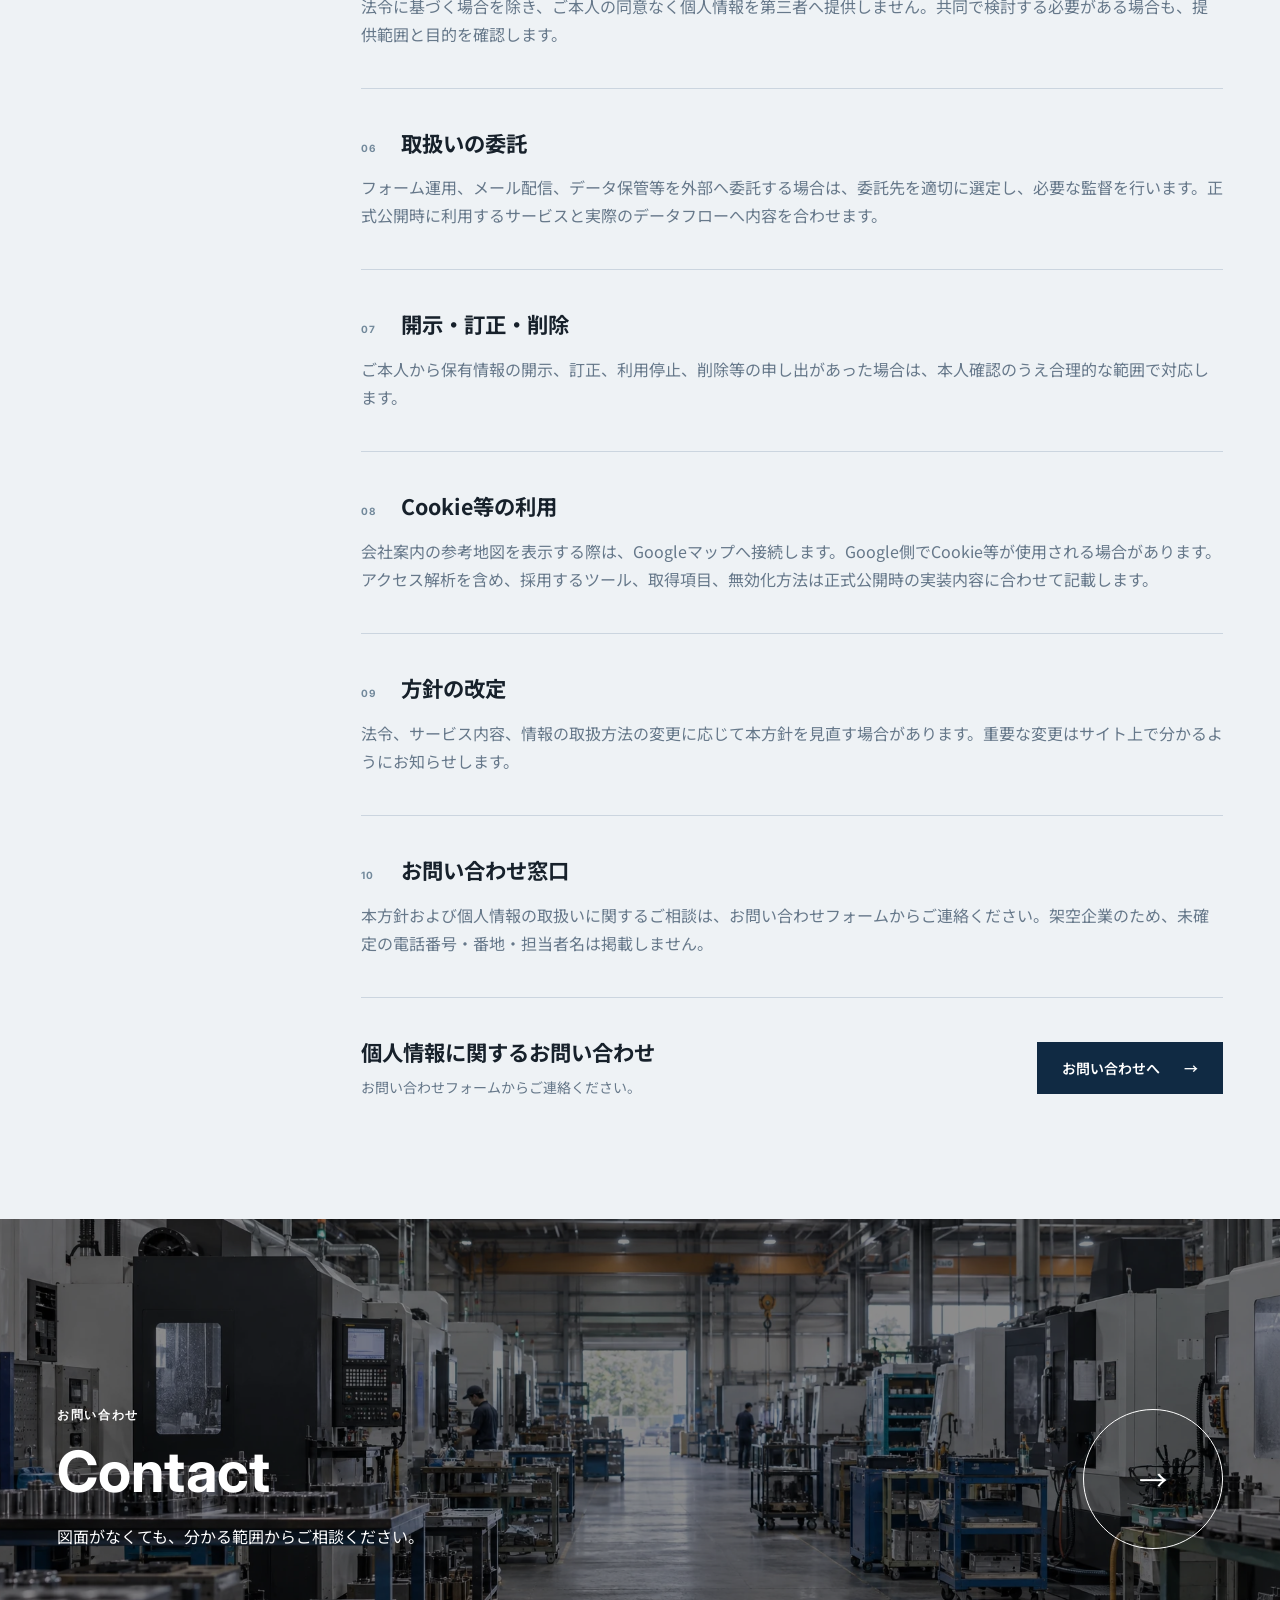
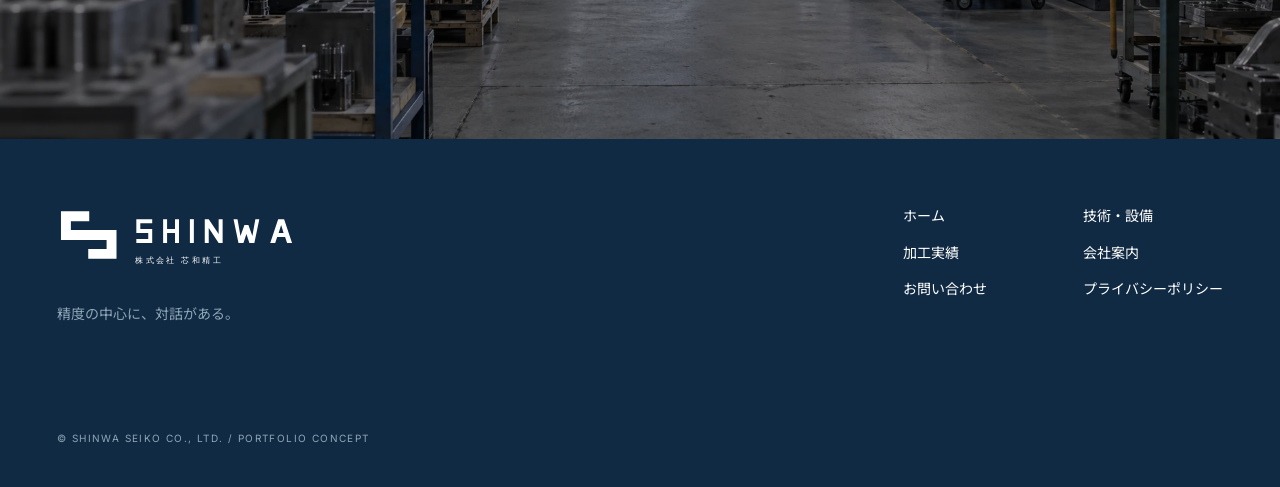
<file: pages/privacy.html>
<!doctype html>
<html lang="ja" class="no-js">
  <head>
    <meta charset="utf-8">
    <meta name="viewport" content="width=device-width, initial-scale=1">
    <title>プライバシーポリシー｜株式会社芯和精工</title>
    <link rel="canonical" href="https://coconattsu0723.github.io/shinwa-seiko-corporate-site/pages/privacy.html">
    <meta name="description" content="株式会社芯和精工のお問い合わせ情報の取扱いに関する構成確認用の草案です。">
    <meta property="og:type" content="website">
    <meta property="og:locale" content="ja_JP">
    <meta property="og:site_name" content="株式会社芯和精工">
    <meta property="og:url" content="https://coconattsu0723.github.io/shinwa-seiko-corporate-site/pages/privacy.html">
    <meta property="og:title" content="プライバシーポリシー｜株式会社芯和精工">
    <meta property="og:description" content="お問い合わせでお預かりする情報の取扱いについてご案内します。">
    <meta property="og:image" content="https://coconattsu0723.github.io/shinwa-seiko-corporate-site/assets/images/ogp-shinwa.jpg">
    <meta name="twitter:card" content="summary_large_image">
    <meta name="twitter:image" content="https://coconattsu0723.github.io/shinwa-seiko-corporate-site/assets/images/ogp-shinwa.jpg">
    <link rel="icon" href="../assets/images/logo/shinwa-symbol.svg" type="image/svg+xml">
    <link rel="preconnect" href="https://fonts.googleapis.com">
    <link rel="preconnect" href="https://fonts.gstatic.com" crossorigin>
    <link href="https://fonts.googleapis.com/css2?family=Inter:wght@500;600;700&amp;family=Noto+Sans+JP:wght@400;500;600;700&amp;display=swap" rel="stylesheet">
    <link rel="stylesheet" href="../assets/css/common.css?v=20261026-4">
    <link rel="stylesheet" href="../assets/css/privacy.css?v=20261026-1">
    <script>document.documentElement.classList.replace('no-js','js');try{if(sessionStorage.getItem('shinwa-intro-seen'))document.documentElement.classList.add('intro-seen')}catch(_){}</script>
    <script src="../assets/js/main.js" defer></script>
  </head>
  <body>
    <a class="skip-link" href="#main-content">本文へ移動</a>
    <div class="logo-intro" aria-hidden="true"><img src="../assets/images/logo/shinwa-logo-reversed.svg" alt="" width="240" height="74"></div>

    <header class="site-header" data-header>
      <a class="site-header__logo" href="../index.html" aria-label="株式会社芯和精工 ホーム"><img src="../assets/images/logo/shinwa-logo-compact.svg" alt="SHINWA" width="150" height="40"></a>
      <nav class="site-nav" aria-label="主要ナビゲーション"><a href="technology.html">技術・設備</a><a href="works.html">加工実績</a><a href="company.html">会社案内</a></nav>
      <a class="button button--primary site-header__cta" href="contact.html"><span>加工について相談する</span><span aria-hidden="true">→</span></a>
      <button class="menu-button" type="button" aria-label="メニューを開く" aria-expanded="false" aria-controls="mobile-menu" data-menu-open><span></span><span></span></button>
    </header>

    <dialog class="mobile-menu" id="mobile-menu" aria-labelledby="mobile-menu-title" data-mobile-menu>
      <div class="mobile-menu__header"><img src="../assets/images/logo/shinwa-logo-compact.svg" alt="SHINWA" width="150" height="40"><button class="menu-button menu-button--close" type="button" aria-label="メニューを閉じる" data-menu-close><span></span><span></span></button></div>
      <div class="mobile-menu__body"><p class="eyebrow" id="mobile-menu-title">MENU</p><nav class="mobile-menu__nav" aria-label="モバイルナビゲーション"><a href="../index.html"><span>ホーム</span><span aria-hidden="true">01</span></a><a href="technology.html"><span>技術・設備</span><span aria-hidden="true">02</span></a><a href="works.html"><span>加工実績</span><span aria-hidden="true">03</span></a><a href="company.html"><span>会社案内</span><span aria-hidden="true">04</span></a></nav><a class="button button--light mobile-menu__cta" href="contact.html"><span>加工について相談する</span><span aria-hidden="true">→</span></a><p class="mobile-menu__note">図面がなくても、分かる範囲からご相談ください。</p></div>
    </dialog>

    <main id="main-content">
      <section class="privacy-hero" aria-labelledby="privacy-title">
        <div class="privacy-container"><p class="eyebrow">PRIVACY POLICY</p><h1 id="privacy-title">プライバシーポリシー</h1><p>お問い合わせでお預かりする情報の取扱いについてご案内します。</p></div>
      </section>

      <section class="privacy-body" aria-label="プライバシーポリシー草案">
        <div class="privacy-container">
          <div class="privacy-draft" role="note"><svg viewBox="0 0 24 24" aria-hidden="true"><path d="M7 3h7l4 4v14H7z"/><path d="M14 3v5h5M10 12h5M10 16h5"/></svg><p><strong>構成確認用の草案です。</strong>公開時は実際のフォーム処理・保存期間・委託先・窓口情報と一致させ、必要に応じ専門家の確認を行います。</p></div>

          <div class="privacy-layout">
            <nav class="privacy-contents" aria-label="プライバシーポリシー目次"><p class="eyebrow">CONTENTS</p><ol>
              <li><a href="#basic-policy"><span>01</span>基本方針</a></li>
              <li><a href="#information-collected"><span>02</span>取得する情報</a></li>
              <li><a href="#purpose"><span>03</span>利用目的</a></li>
              <li><a href="#security"><span>04</span>安全管理と保管</a></li>
              <li><a href="#third-party"><span>05</span>第三者提供</a></li>
              <li><a href="#outsourcing"><span>06</span>取扱いの委託</a></li>
              <li><a href="#disclosure"><span>07</span>開示・訂正・削除</a></li>
              <li><a href="#cookies"><span>08</span>Cookie等の利用</a></li>
              <li><a href="#revisions"><span>09</span>方針の改定</a></li>
              <li><a href="#privacy-contact"><span>10</span>お問い合わせ窓口</a></li>
            </ol></nav>

            <article class="privacy-article">
              <p class="privacy-article__intro">当社は、相談を始める方が安心して情報を共有できるよう、取得する情報とその取扱いを明確にします。</p>

              <section id="basic-policy"><div class="privacy-section__heading"><span>01</span><h2>基本方針</h2></div><p>株式会社芯和精工（以下「当社」）は、お問い合わせを通じてお預かりする情報を適切に取り扱い、利用目的の範囲内で使用します。本ページはポートフォリオ用架空企業の方針草案です。</p></section>
              <section id="information-collected"><div class="privacy-section__heading"><span>02</span><h2>取得する情報</h2></div><p>お問い合わせフォームでは、会社名、氏名、メールアドレス、相談内容、電話番号、材料、数量、希望時期、図面の有無、希望連絡方法などをご入力いただく場合があります。正式実装時は実際に取得する項目だけを掲載します。</p></section>
              <section id="purpose"><div class="privacy-section__heading"><span>03</span><h2>利用目的</h2></div><p>お問い合わせへの回答、加工可否や条件の検討、必要な連絡、相談履歴の確認、サービス改善のために利用します。新たな目的で利用する場合は、事前に分かる形でお知らせします。</p></section>
              <section id="security"><div class="privacy-section__heading"><span>04</span><h2>安全管理と保管</h2></div><p>取得した情報への不正アクセス、紛失、漏えい等を防ぐため、必要な安全管理措置を講じます。保存場所、保存期間、削除方法は正式なフォーム実装と運用体制に合わせて決定します。</p></section>
              <section id="third-party"><div class="privacy-section__heading"><span>05</span><h2>第三者提供</h2></div><p>法令に基づく場合を除き、ご本人の同意なく個人情報を第三者へ提供しません。共同で検討する必要がある場合も、提供範囲と目的を確認します。</p></section>
              <section id="outsourcing"><div class="privacy-section__heading"><span>06</span><h2>取扱いの委託</h2></div><p>フォーム運用、メール配信、データ保管等を外部へ委託する場合は、委託先を適切に選定し、必要な監督を行います。正式公開時に利用するサービスと実際のデータフローへ内容を合わせます。</p></section>
              <section id="disclosure"><div class="privacy-section__heading"><span>07</span><h2>開示・訂正・削除</h2></div><p>ご本人から保有情報の開示、訂正、利用停止、削除等の申し出があった場合は、本人確認のうえ合理的な範囲で対応します。</p></section>
              <section id="cookies"><div class="privacy-section__heading"><span>08</span><h2>Cookie等の利用</h2></div><p>会社案内の参考地図を表示する際は、Googleマップへ接続します。Google側でCookie等が使用される場合があります。アクセス解析を含め、採用するツール、取得項目、無効化方法は正式公開時の実装内容に合わせて記載します。</p></section>
              <section id="revisions"><div class="privacy-section__heading"><span>09</span><h2>方針の改定</h2></div><p>法令、サービス内容、情報の取扱方法の変更に応じて本方針を見直す場合があります。重要な変更はサイト上で分かるようにお知らせします。</p></section>
              <section id="privacy-contact"><div class="privacy-section__heading"><span>10</span><h2>お問い合わせ窓口</h2></div><p>本方針および個人情報の取扱いに関するご相談は、お問い合わせフォームからご連絡ください。架空企業のため、未確定の電話番号・番地・担当者名は掲載しません。</p></section>

              <aside class="privacy-contact" aria-labelledby="privacy-contact-title"><div><h2 id="privacy-contact-title">個人情報に関するお問い合わせ</h2><p>お問い合わせフォームからご連絡ください。</p></div><a class="button button--primary" href="contact.html"><span>お問い合わせへ</span><span aria-hidden="true">→</span></a></aside>
            </article>
          </div>
        </div>
      </section>

      <section class="contact-cta" aria-labelledby="contact-cta-title">
        <img src="../assets/images/common/common-contact-cta.webp" alt="加工設備が並ぶ工場内" width="2048" height="768" loading="lazy" decoding="async">
        <div class="contact-cta__overlay" aria-hidden="true"></div>
        <a class="contact-cta__link" href="contact.html" aria-label="加工について相談する"><span class="contact-cta__copy"><span class="eyebrow eyebrow--light">お問い合わせ</span><strong id="contact-cta-title">Contact</strong><small>図面がなくても、分かる範囲からご相談ください。</small></span><span class="contact-cta__arrow" aria-hidden="true">→</span></a>
      </section>
    </main>

    <footer class="site-footer">
      <div class="site-footer__brand"><img src="../assets/images/logo/shinwa-logo-reversed.svg" alt="SHINWA 株式会社芯和精工" width="240" height="74"><p>精度の中心に、対話がある。</p></div>
      <nav class="site-footer__nav" aria-label="フッターナビゲーション"><a href="../index.html">ホーム</a><a href="technology.html">技術・設備</a><a href="works.html">加工実績</a><a href="company.html">会社案内</a><a href="contact.html">お問い合わせ</a><a href="privacy.html" aria-current="page">プライバシーポリシー</a></nav>
      <p class="site-footer__copyright">© SHINWA SEIKO CO., LTD. / PORTFOLIO CONCEPT</p>
    </footer>
  </body>
</html>
</file>
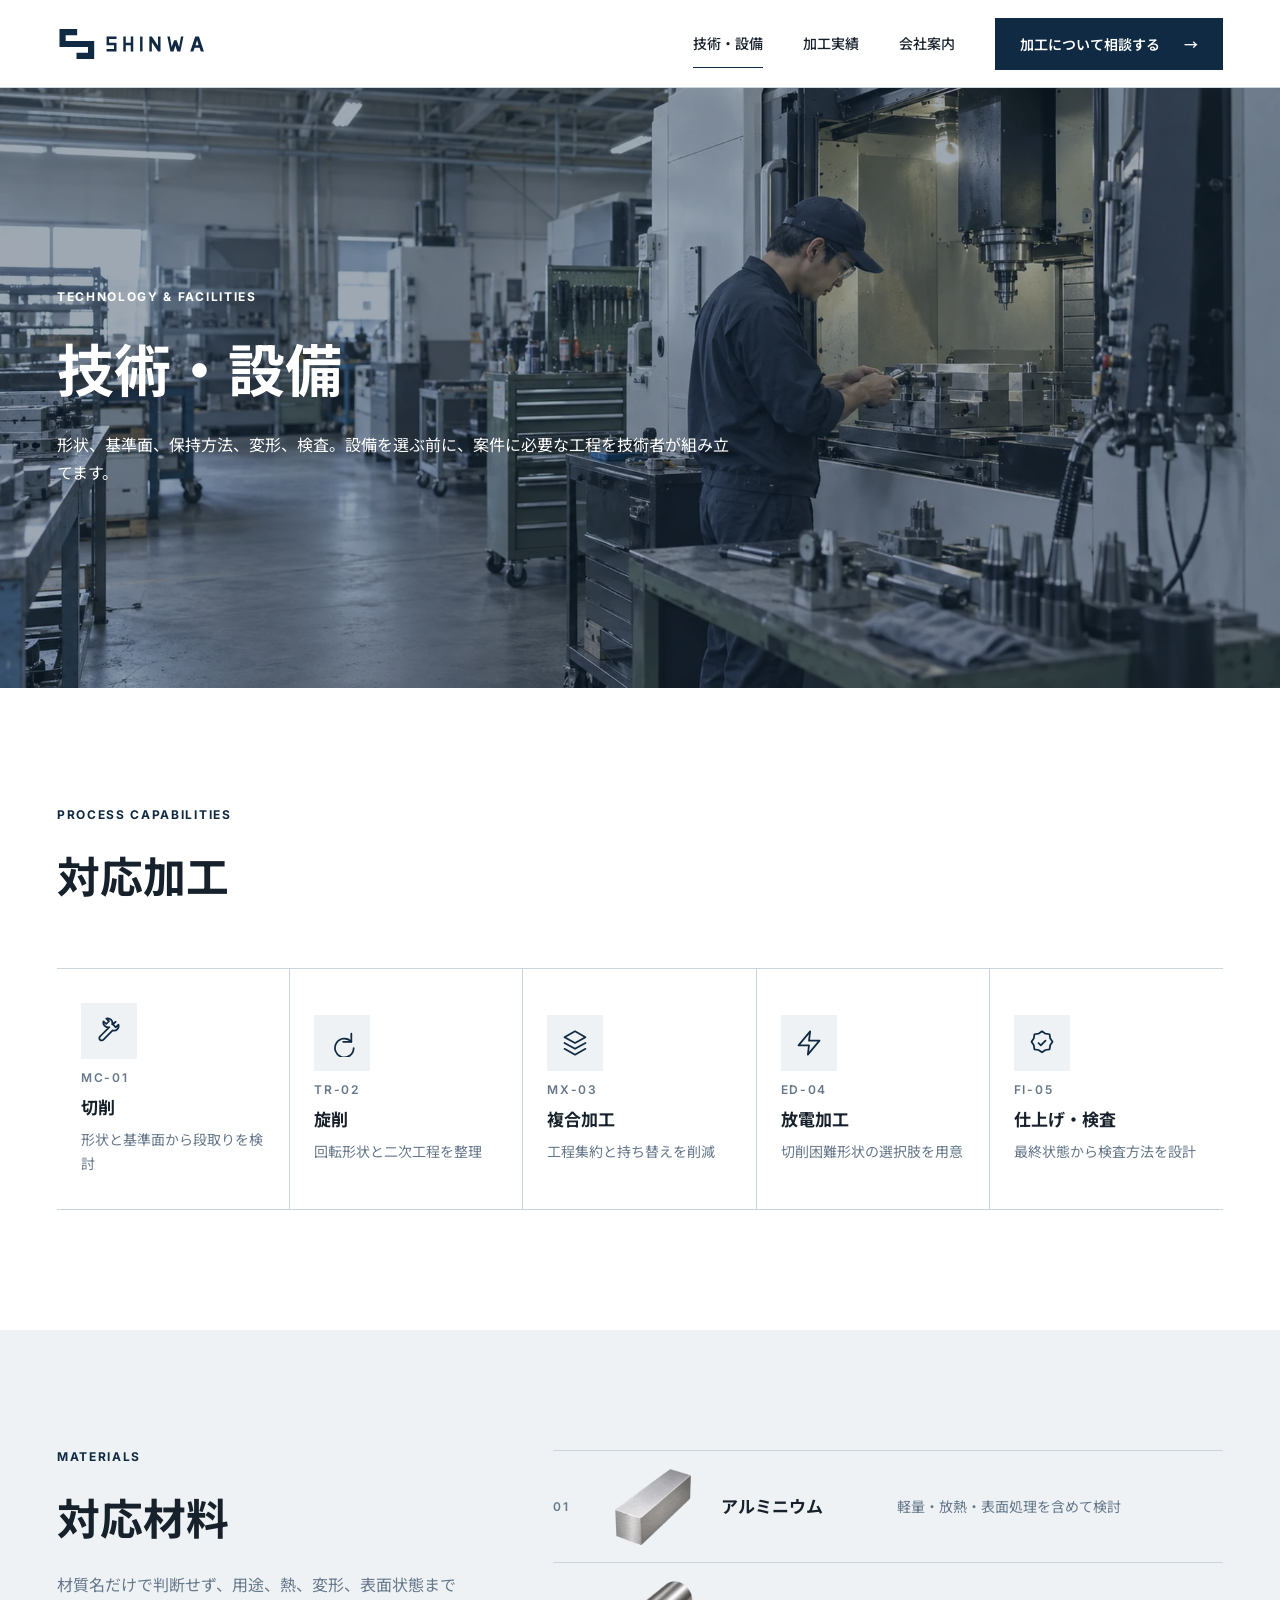
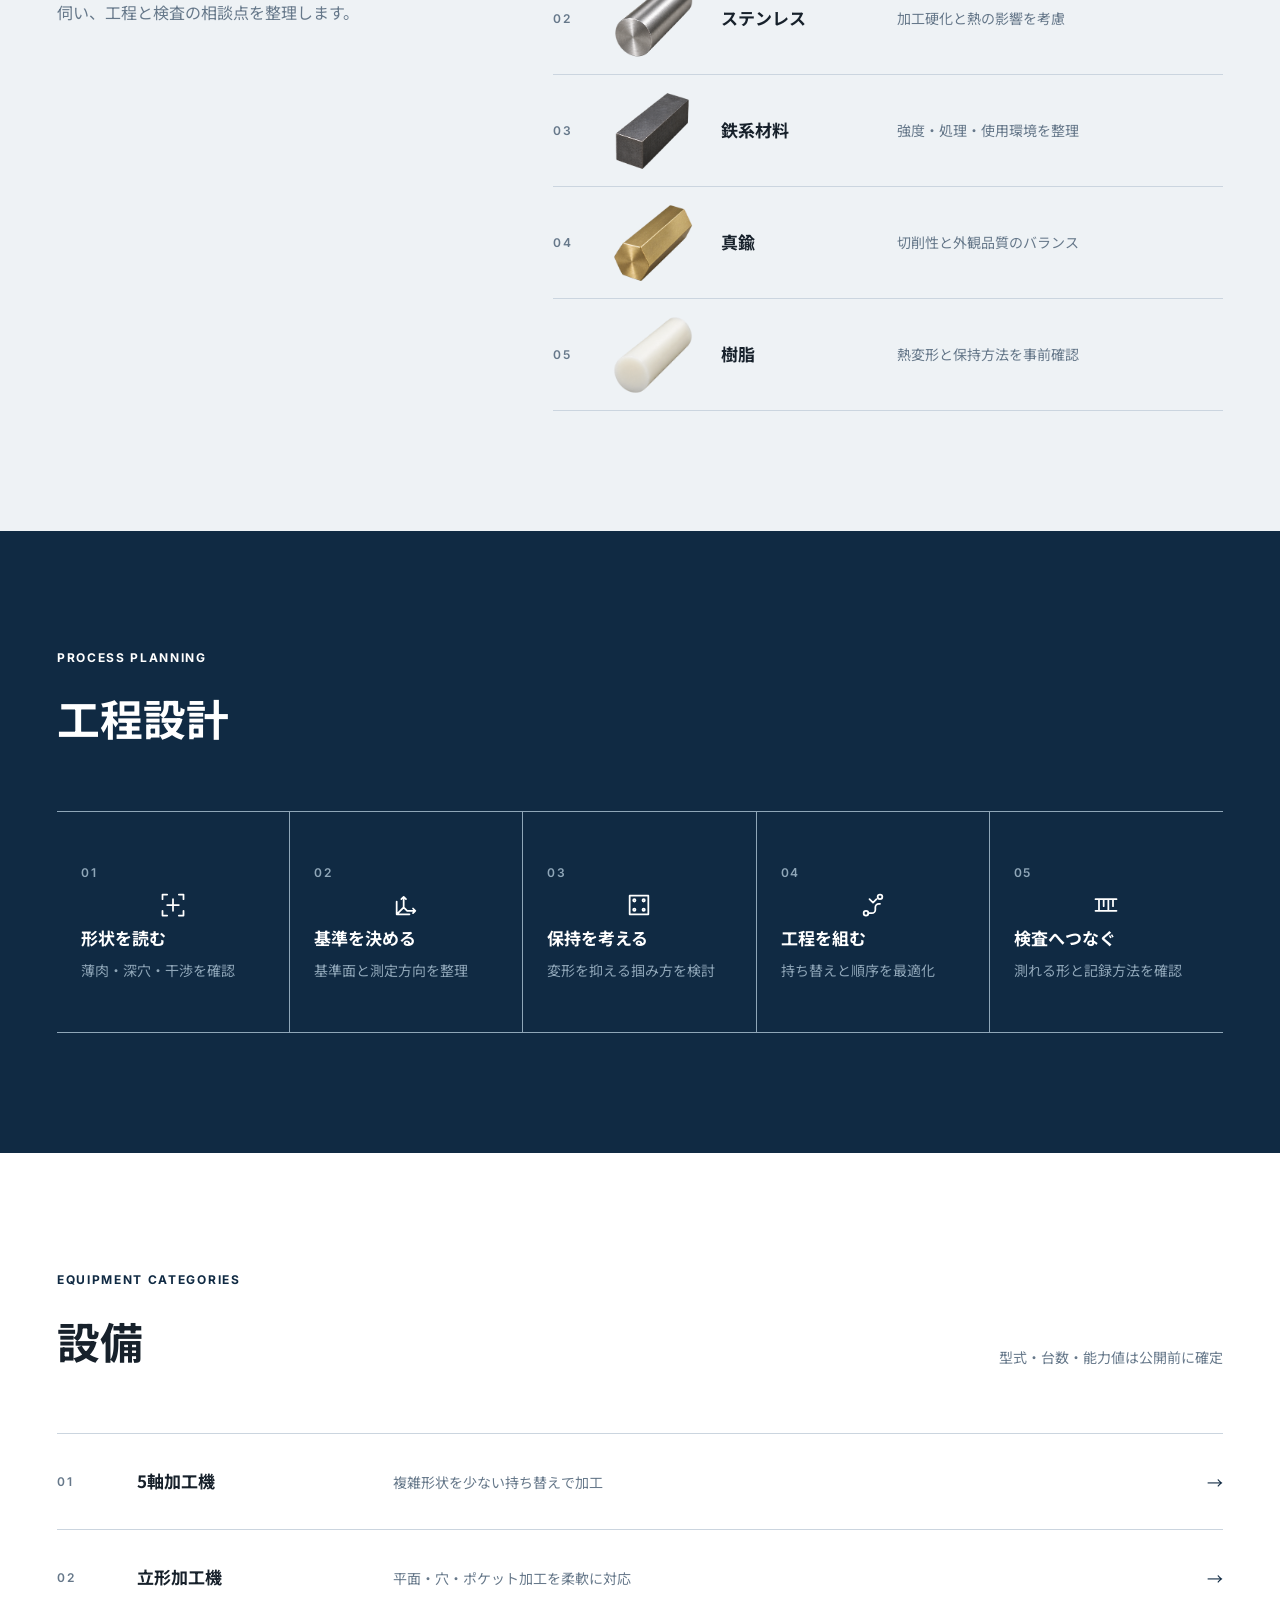
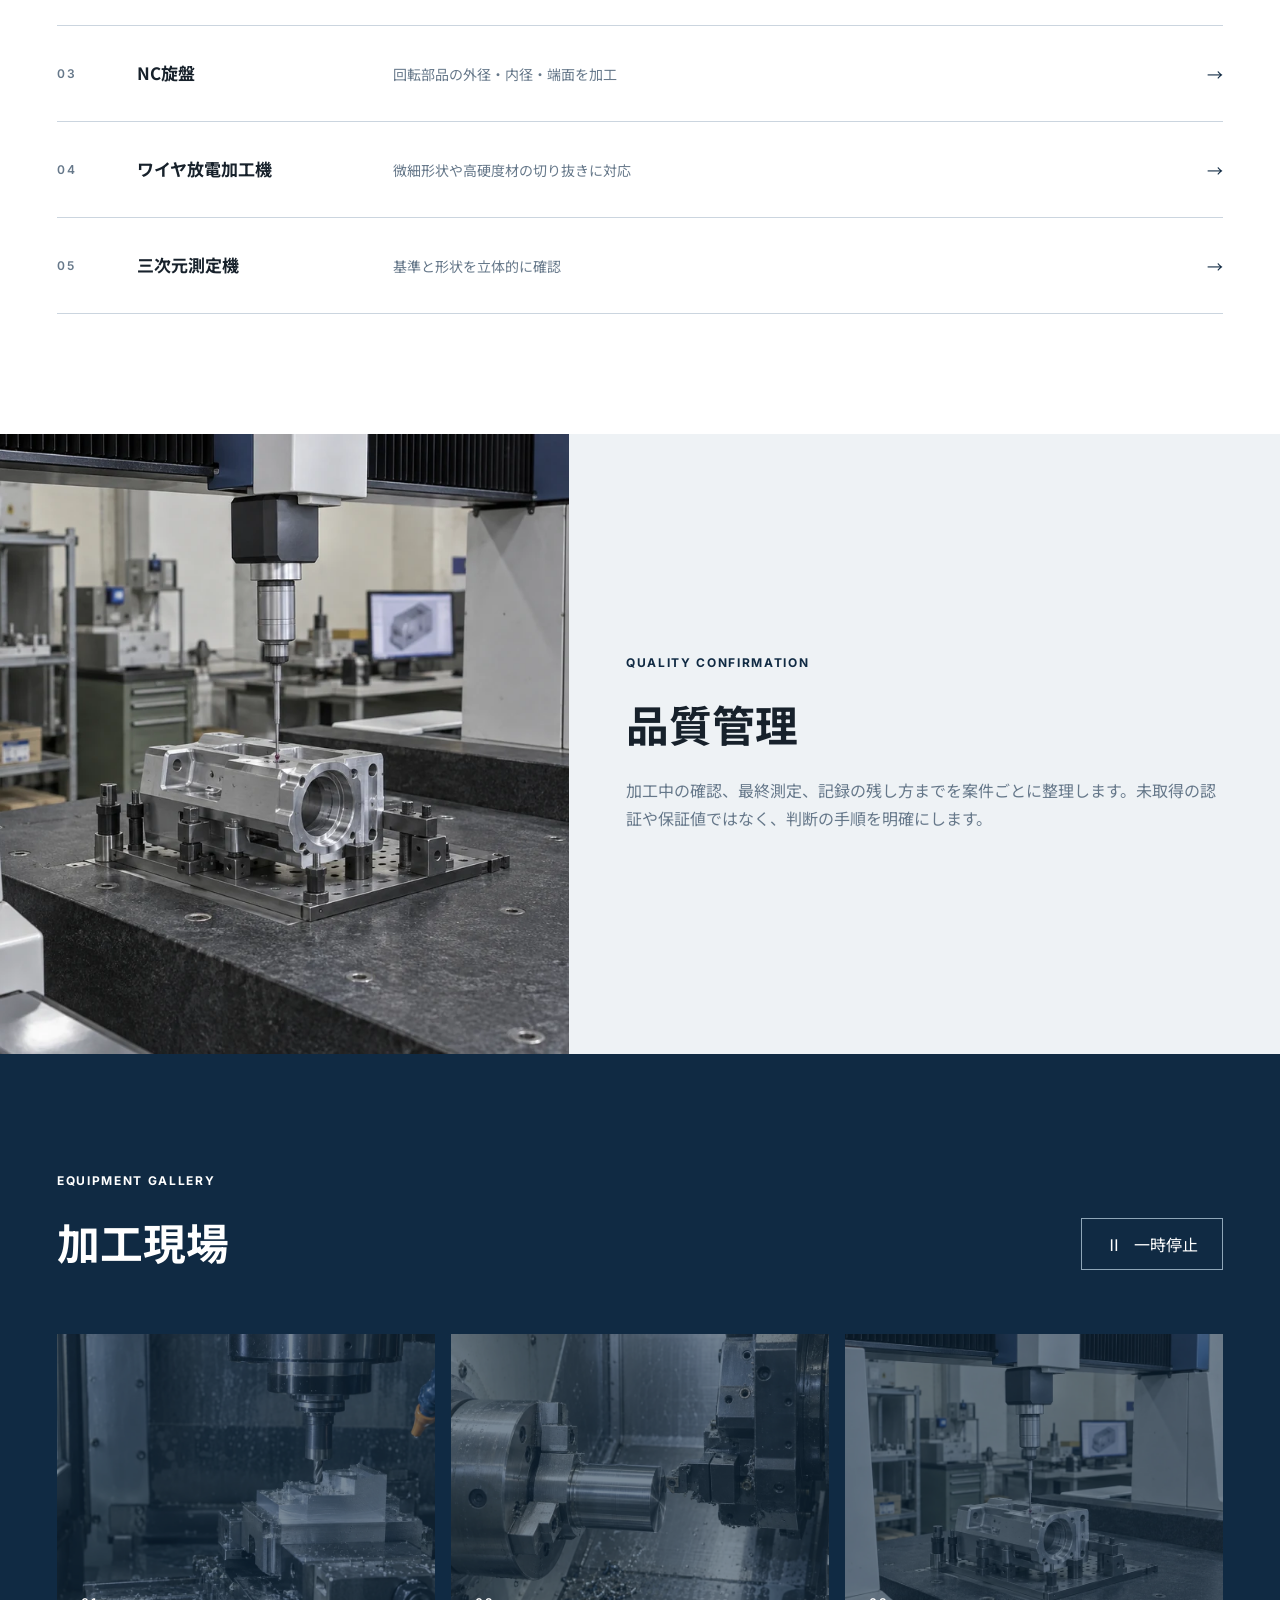
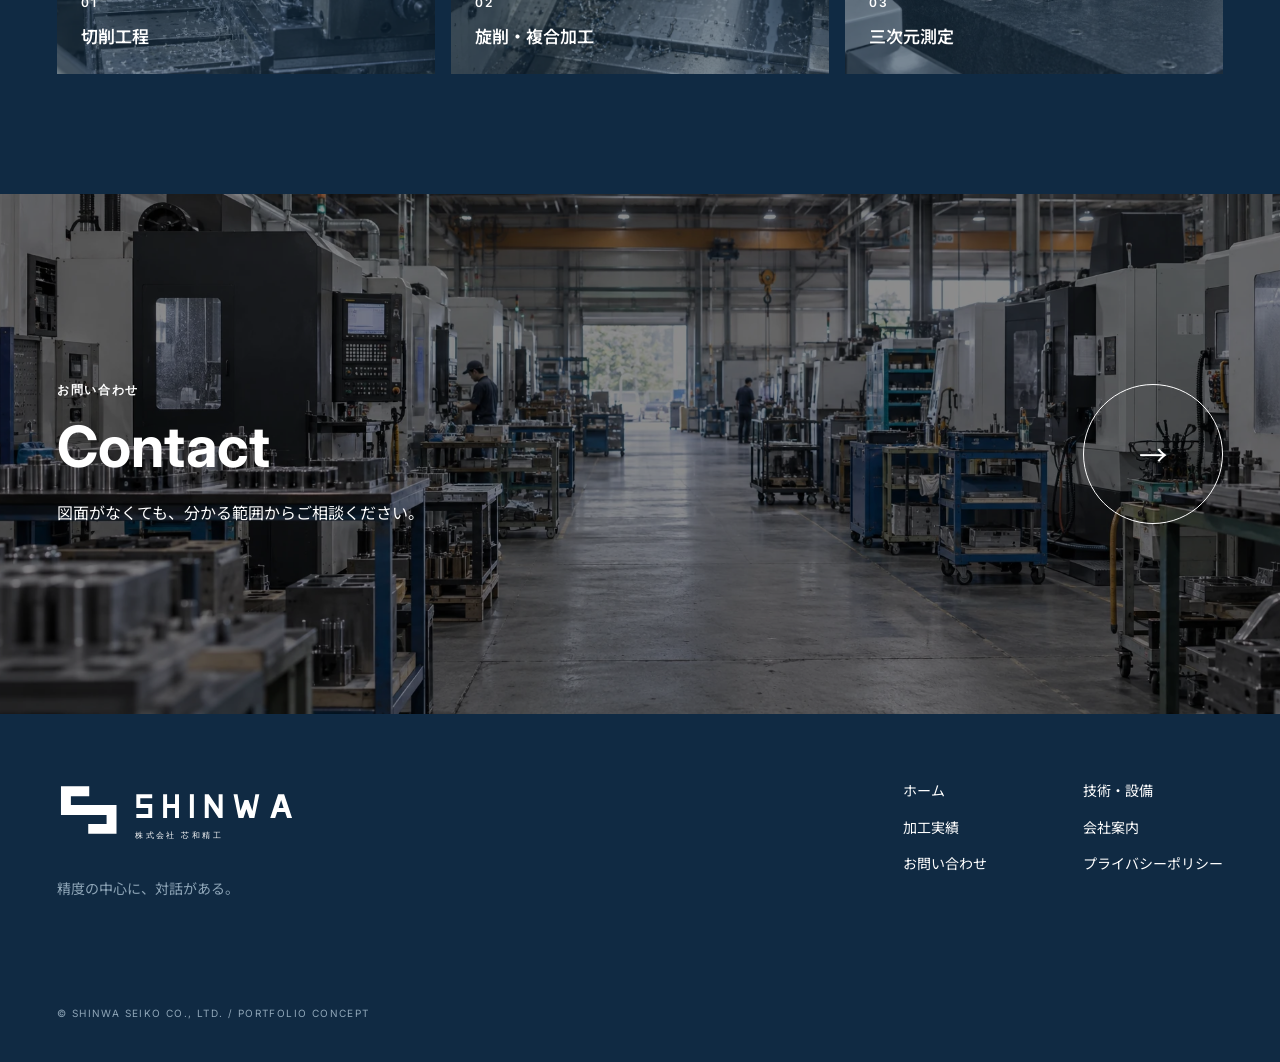
<file: pages/technology.html>
<!doctype html>
<html lang="ja" class="no-js">
  <head>
    <meta charset="utf-8">
    <meta name="viewport" content="width=device-width, initial-scale=1">
    <title>技術・設備｜株式会社芯和精工</title>
    <link rel="canonical" href="https://coconattsu0723.github.io/shinwa-seiko-corporate-site/pages/technology.html">
    <meta name="description" content="形状、基準面、保持方法、変形、検査。設備を選ぶ前に、案件に必要な工程を技術者が組み立てます。">
    <meta property="og:type" content="website">
    <meta property="og:locale" content="ja_JP">
    <meta property="og:site_name" content="株式会社芯和精工">
    <meta property="og:url" content="https://coconattsu0723.github.io/shinwa-seiko-corporate-site/pages/technology.html">
    <meta property="og:title" content="技術・設備｜株式会社芯和精工">
    <meta property="og:description" content="形状、基準面、保持方法、変形、検査。設備を選ぶ前に、案件に必要な工程を技術者が組み立てます。">
    <meta property="og:image" content="https://coconattsu0723.github.io/shinwa-seiko-corporate-site/assets/images/ogp-shinwa.jpg">
    <meta name="twitter:card" content="summary_large_image">
    <meta name="twitter:image" content="https://coconattsu0723.github.io/shinwa-seiko-corporate-site/assets/images/ogp-shinwa.jpg">
    <link rel="icon" href="../assets/images/logo/shinwa-symbol.svg" type="image/svg+xml">
    <link rel="preconnect" href="https://fonts.googleapis.com">
    <link rel="preconnect" href="https://fonts.gstatic.com" crossorigin>
    <link href="https://fonts.googleapis.com/css2?family=Inter:wght@500;600;700&family=Noto+Sans+JP:wght@400;500;600;700&display=swap" rel="stylesheet">
    <link rel="stylesheet" href="../assets/css/common.css?v=20261023-3">
    <link rel="stylesheet" href="../assets/css/technology.css?v=20261023-5">
    <script>document.documentElement.classList.replace('no-js','js');try{if(sessionStorage.getItem('shinwa-intro-seen'))document.documentElement.classList.add('intro-seen')}catch(_){}</script>
    <script src="../assets/js/main.js" defer></script>
    <script src="../assets/js/technology.js" defer></script>
  </head>
  <body>
    <a class="skip-link" href="#main-content">本文へ移動</a>
    <div class="logo-intro" aria-hidden="true"><img src="../assets/images/logo/shinwa-logo-reversed.svg" alt="" width="240" height="74"></div>

    <header class="site-header" data-header>
      <a class="site-header__logo" href="../index.html" aria-label="株式会社芯和精工 ホーム"><img src="../assets/images/logo/shinwa-logo-compact.svg" alt="SHINWA" width="150" height="40"></a>
      <nav class="site-nav" aria-label="主要ナビゲーション">
        <a href="technology.html" aria-current="page">技術・設備</a>
        <a href="works.html">加工実績</a>
        <a href="company.html">会社案内</a>
      </nav>
      <a class="button button--primary site-header__cta" href="contact.html"><span>加工について相談する</span><span aria-hidden="true">→</span></a>
      <button class="menu-button" type="button" aria-label="メニューを開く" aria-haspopup="dialog" aria-expanded="false" aria-controls="mobile-menu" data-menu-open><span></span><span></span></button>
    </header>

    <dialog class="mobile-menu" id="mobile-menu" aria-labelledby="mobile-menu-title" data-mobile-menu>
      <div class="mobile-menu__header"><img src="../assets/images/logo/shinwa-logo-compact.svg" alt="SHINWA" width="150" height="40"><button class="menu-button menu-button--close" type="button" aria-label="メニューを閉じる" data-menu-close><span></span><span></span></button></div>
      <div class="mobile-menu__body">
        <p class="eyebrow" id="mobile-menu-title">MENU</p>
        <nav class="mobile-menu__nav" aria-label="モバイルナビゲーション">
          <a href="../index.html"><span>ホーム</span><span aria-hidden="true">01</span></a>
          <a href="technology.html" aria-current="page"><span>技術・設備</span><span aria-hidden="true">02</span></a>
          <a href="works.html"><span>加工実績</span><span aria-hidden="true">03</span></a>
          <a href="company.html"><span>会社案内</span><span aria-hidden="true">04</span></a>
        </nav>
        <a class="button button--light mobile-menu__cta" href="contact.html"><span>加工について相談する</span><span aria-hidden="true">→</span></a>
        <p class="mobile-menu__note">図面がなくても相談できます。<br>分かる範囲の条件からお知らせください。</p>
      </div>
    </dialog>

    <main id="main-content">
      <section class="technology-hero" aria-labelledby="technology-title">
        <img src="../assets/images/technology-machine-wide.webp" alt="加工機の前で作業内容を確認する技術者" width="1920" height="1080" fetchpriority="high">
        <div class="technology-hero__overlay" aria-hidden="true"></div>
        <div class="tech-container technology-hero__copy">
          <p class="eyebrow eyebrow--light">TECHNOLOGY &amp; FACILITIES</p>
          <h1 id="technology-title">技術・設備</h1>
          <p>形状、基準面、保持方法、変形、検査。設備を選ぶ前に、案件に必要な工程を技術者が組み立てます。</p>
        </div>
      </section>

      <section class="tech-section supported-processes" aria-labelledby="process-capabilities-title">
        <div class="tech-container">
          <div class="tech-heading"><p class="eyebrow">PROCESS CAPABILITIES</p><h2 id="process-capabilities-title">対応加工</h2></div>
          <ul class="process-capability-list">
            <li><span class="process-capability__icon" aria-hidden="true"><svg viewBox="0 0 24 24"><path d="M14.7 6.3a4 4 0 0 0-5-5l2.3 2.3-2.4 2.4-2.3-2.3a4 4 0 0 0 5 5l-7.8 7.8a2 2 0 1 0 2.8 2.8l7.8-7.8a4 4 0 0 0 5-5l-2.3 2.3-2.4-2.4 2.3-2.3Z"/></svg></span><span class="process-capability__code">MC-01</span><h3>切削</h3><p>形状と基準面から段取りを検討</p></li>
            <li><span class="process-capability__icon" aria-hidden="true"><svg viewBox="0 0 24 24"><path d="M20 11a8 8 0 1 0 2 5.3"/><path d="M20 4v7h-7"/></svg></span><span class="process-capability__code">TR-02</span><h3>旋削</h3><p>回転形状と二次工程を整理</p></li>
            <li><span class="process-capability__icon" aria-hidden="true"><svg viewBox="0 0 24 24"><path d="m12 2 9 5-9 5-9-5 9-5Z"/><path d="m3 12 9 5 9-5"/><path d="m3 17 9 5 9-5"/></svg></span><span class="process-capability__code">MX-03</span><h3>複合加工</h3><p>工程集約と持ち替えを削減</p></li>
            <li><span class="process-capability__icon" aria-hidden="true"><svg viewBox="0 0 24 24"><path d="M13 2 3 14h9l-1 8 10-12h-9l1-8Z"/></svg></span><span class="process-capability__code">ED-04</span><h3>放電加工</h3><p>切削困難形状の選択肢を用意</p></li>
            <li><span class="process-capability__icon" aria-hidden="true"><svg viewBox="0 0 24 24"><path d="M12 2l3 2 3.5.5.5 3.5 2 3-2 3-.5 3.5-3.5.5-3 2-3-2-3.5-.5-.5-3.5-2-3 2-3 .5-3.5 3.5-.5 3-2Z"/><path d="m9 12 2 2 4-4"/></svg></span><span class="process-capability__code">FI-05</span><h3>仕上げ・検査</h3><p>最終状態から検査方法を設計</p></li>
          </ul>
        </div>
      </section>

      <section class="tech-section materials" aria-labelledby="materials-title">
        <div class="tech-container materials__layout">
          <div class="materials__intro"><p class="eyebrow">MATERIALS</p><h2 id="materials-title">対応材料</h2><p>材質名だけで判断せず、用途、熱、変形、表面状態まで伺い、工程と検査の相談点を整理します。</p></div>
          <ol class="material-list">
            <li class="material-item"><span class="material-item__number">01</span><span class="material-item__image"><img src="../assets/images/materials/material-aluminum.png" alt="アルミニウム素材のイメージ" width="440" height="445" loading="lazy"></span><h3>アルミニウム</h3><p>軽量・放熱・表面処理を含めて検討</p></li>
            <li class="material-item"><span class="material-item__number">02</span><span class="material-item__image"><img src="../assets/images/materials/material-stainless-steel.png" alt="ステンレス素材のイメージ" width="422" height="418" loading="lazy"></span><h3>ステンレス</h3><p>加工硬化と熱の影響を考慮</p></li>
            <li class="material-item"><span class="material-item__number">03</span><span class="material-item__image"><img src="../assets/images/materials/material-carbon-steel.png" alt="鉄系材料のイメージ" width="420" height="442" loading="lazy"></span><h3>鉄系材料</h3><p>強度・処理・使用環境を整理</p></li>
            <li class="material-item"><span class="material-item__number">04</span><span class="material-item__image"><img src="../assets/images/materials/material-brass.png" alt="真鍮素材のイメージ" width="431" height="420" loading="lazy"></span><h3>真鍮</h3><p>切削性と外観品質のバランス</p></li>
            <li class="material-item"><span class="material-item__number">05</span><span class="material-item__image"><img src="../assets/images/materials/material-engineering-plastic.png" alt="樹脂素材のイメージ" width="403" height="394" loading="lazy"></span><h3>樹脂</h3><p>熱変形と保持方法を事前確認</p></li>
          </ol>
        </div>
      </section>

      <section class="tech-section process-planning" aria-labelledby="planning-title">
        <div class="tech-container">
          <div class="tech-heading tech-heading--light"><p class="eyebrow eyebrow--light">PROCESS PLANNING</p><h2 id="planning-title">工程設計</h2></div>
          <ol class="planning-list">
            <li><span class="planning-number">01</span><span class="planning-icon" aria-hidden="true"><svg viewBox="0 0 24 24"><path d="M3 7V3h4M17 3h4v4M21 17v4h-4M7 21H3v-4M7 12h10M12 7v10"/></svg></span><h3>形状を読む</h3><p>薄肉・深穴・干渉を確認</p></li>
            <li><span class="planning-number">02</span><span class="planning-icon" aria-hidden="true"><svg viewBox="0 0 24 24"><path d="M4 20V9M4 20h11M4 20l6-6M10 14l3 3M10 14V5M10 5l-2 2M10 5l2 2M13 17h7M20 17l-2-2M20 17l-2 2"/></svg></span><h3>基準を決める</h3><p>基準面と測定方向を整理</p></li>
            <li><span class="planning-number">03</span><span class="planning-icon" aria-hidden="true"><svg viewBox="0 0 24 24"><circle cx="8" cy="8" r="1"/><circle cx="16" cy="8" r="1"/><circle cx="8" cy="16" r="1"/><circle cx="16" cy="16" r="1"/><path d="M4 4h16v16H4z"/></svg></span><h3>保持を考える</h3><p>変形を抑える掴み方を検討</p></li>
            <li><span class="planning-number">04</span><span class="planning-icon" aria-hidden="true"><svg viewBox="0 0 24 24"><circle cx="6" cy="19" r="2"/><circle cx="18" cy="5" r="2"/><path d="M8 19h3a3 3 0 0 0 3-3v-2a3 3 0 0 1 3-3h1M15 7l-3 3-3-3"/></svg></span><h3>工程を組む</h3><p>持ち替えと順序を最適化</p></li>
            <li><span class="planning-number">05</span><span class="planning-icon" aria-hidden="true"><svg viewBox="0 0 24 24"><path d="M3 7h18M6 7v10M10 7v6M14 7v10M18 7v6M3 17h18"/></svg></span><h3>検査へつなぐ</h3><p>測れる形と記録方法を確認</p></li>
          </ol>
        </div>
      </section>

      <section class="tech-section equipment" aria-labelledby="equipment-title">
        <div class="tech-container">
          <div class="equipment__heading"><div class="tech-heading"><p class="eyebrow">EQUIPMENT CATEGORIES</p><h2 id="equipment-title">設備</h2></div><p>型式・台数・能力値は公開前に確定</p></div>
          <ol class="equipment-list">
            <li><span>01</span><h3>5軸加工機</h3><p>複雑形状を少ない持ち替えで加工</p><b aria-hidden="true">→</b></li>
            <li><span>02</span><h3>立形加工機</h3><p>平面・穴・ポケット加工を柔軟に対応</p><b aria-hidden="true">→</b></li>
            <li><span>03</span><h3>NC旋盤</h3><p>回転部品の外径・内径・端面を加工</p><b aria-hidden="true">→</b></li>
            <li><span>04</span><h3>ワイヤ放電加工機</h3><p>微細形状や高硬度材の切り抜きに対応</p><b aria-hidden="true">→</b></li>
            <li><span>05</span><h3>三次元測定機</h3><p>基準と形状を立体的に確認</p><b aria-hidden="true">→</b></li>
          </ol>
        </div>
      </section>

      <section class="quality" aria-labelledby="quality-title">
        <img class="quality__image" src="../assets/images/technology-inspection.webp" alt="三次元測定機で加工部品を確認する工程" width="1200" height="800" loading="lazy">
        <div class="quality__copy"><div><p class="eyebrow">QUALITY CONFIRMATION</p><h2 id="quality-title">品質管理</h2><p>加工中の確認、最終測定、記録の残し方までを案件ごとに整理します。未取得の認証や保証値ではなく、判断の手順を明確にします。</p></div></div>
      </section>

      <section class="tech-section equipment-gallery" aria-labelledby="gallery-title" data-marquee>
        <div class="tech-container">
          <div class="gallery-heading"><div><p class="eyebrow eyebrow--light">EQUIPMENT GALLERY</p><h2 id="gallery-title">加工現場</h2></div><button class="marquee-toggle" type="button" aria-pressed="false" data-marquee-toggle><span aria-hidden="true">Ⅱ</span><span data-marquee-label>一時停止</span></button></div>
          <div class="equipment-marquee" data-marquee-viewport>
            <div class="equipment-marquee__track" data-marquee-track>
              <figure><img src="../assets/images/technology-process-01.webp" alt="切削加工の工程" width="1200" height="800" loading="lazy"><figcaption><span>01</span>切削工程</figcaption></figure>
              <figure><img src="../assets/images/technology-process-02.webp" alt="旋削と複合加工の工程" width="1200" height="800" loading="lazy"><figcaption><span>02</span>旋削・複合加工</figcaption></figure>
              <figure><img src="../assets/images/technology-inspection.webp" alt="三次元測定の工程" width="1200" height="800" loading="lazy"><figcaption><span>03</span>三次元測定</figcaption></figure>
              <figure aria-hidden="true"><img src="../assets/images/technology-process-01.webp" alt="" width="1200" height="800" loading="lazy"><figcaption><span>01</span>切削工程</figcaption></figure>
              <figure aria-hidden="true"><img src="../assets/images/technology-process-02.webp" alt="" width="1200" height="800" loading="lazy"><figcaption><span>02</span>旋削・複合加工</figcaption></figure>
              <figure aria-hidden="true"><img src="../assets/images/technology-inspection.webp" alt="" width="1200" height="800" loading="lazy"><figcaption><span>03</span>三次元測定</figcaption></figure>
            </div>
          </div>
          <p class="marquee-status" aria-live="polite" data-marquee-status>自動移動中</p>
        </div>
      </section>

      <section class="contact-cta" aria-labelledby="contact-cta-title">
        <img src="../assets/images/common/common-contact-cta.webp" alt="加工設備が並ぶ工場内" width="2048" height="768" loading="lazy">
        <div class="contact-cta__overlay" aria-hidden="true"></div>
        <a class="contact-cta__link" href="contact.html" aria-label="加工について相談する"><span class="contact-cta__copy"><span class="eyebrow eyebrow--light">お問い合わせ</span><strong id="contact-cta-title">Contact</strong><small>図面がなくても、分かる範囲からご相談ください。</small></span><span class="contact-cta__arrow" aria-hidden="true">→</span></a>
      </section>
    </main>

    <footer class="site-footer">
      <div class="site-footer__brand"><img src="../assets/images/logo/shinwa-logo-reversed.svg" alt="SHINWA 株式会社芯和精工" width="240" height="74"><p>精度の中心に、対話がある。</p></div>
      <nav class="site-footer__nav" aria-label="フッターナビゲーション"><a href="../index.html">ホーム</a><a href="technology.html" aria-current="page">技術・設備</a><a href="works.html">加工実績</a><a href="company.html">会社案内</a><a href="contact.html">お問い合わせ</a><a href="privacy.html">プライバシーポリシー</a></nav>
      <p class="site-footer__copyright">© SHINWA SEIKO CO., LTD. / PORTFOLIO CONCEPT</p>
    </footer>
  </body>
</html>
</file>
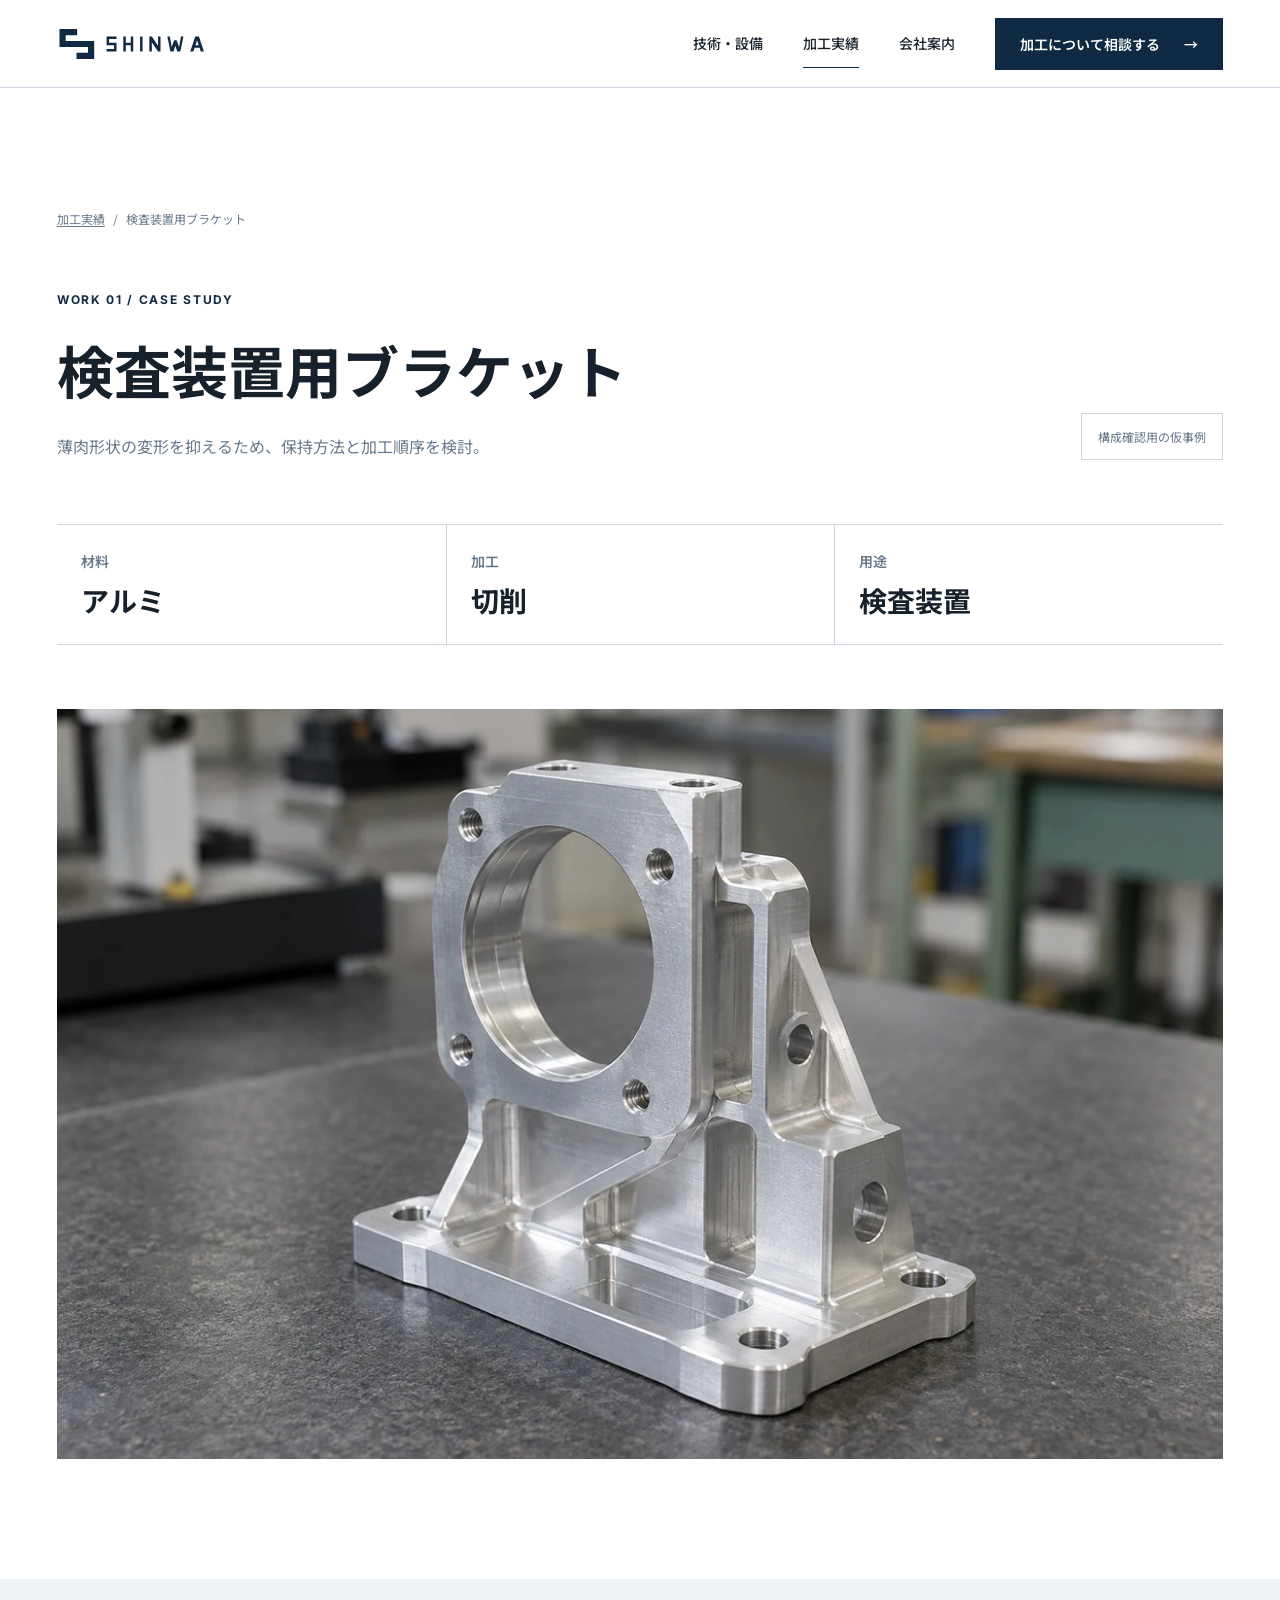
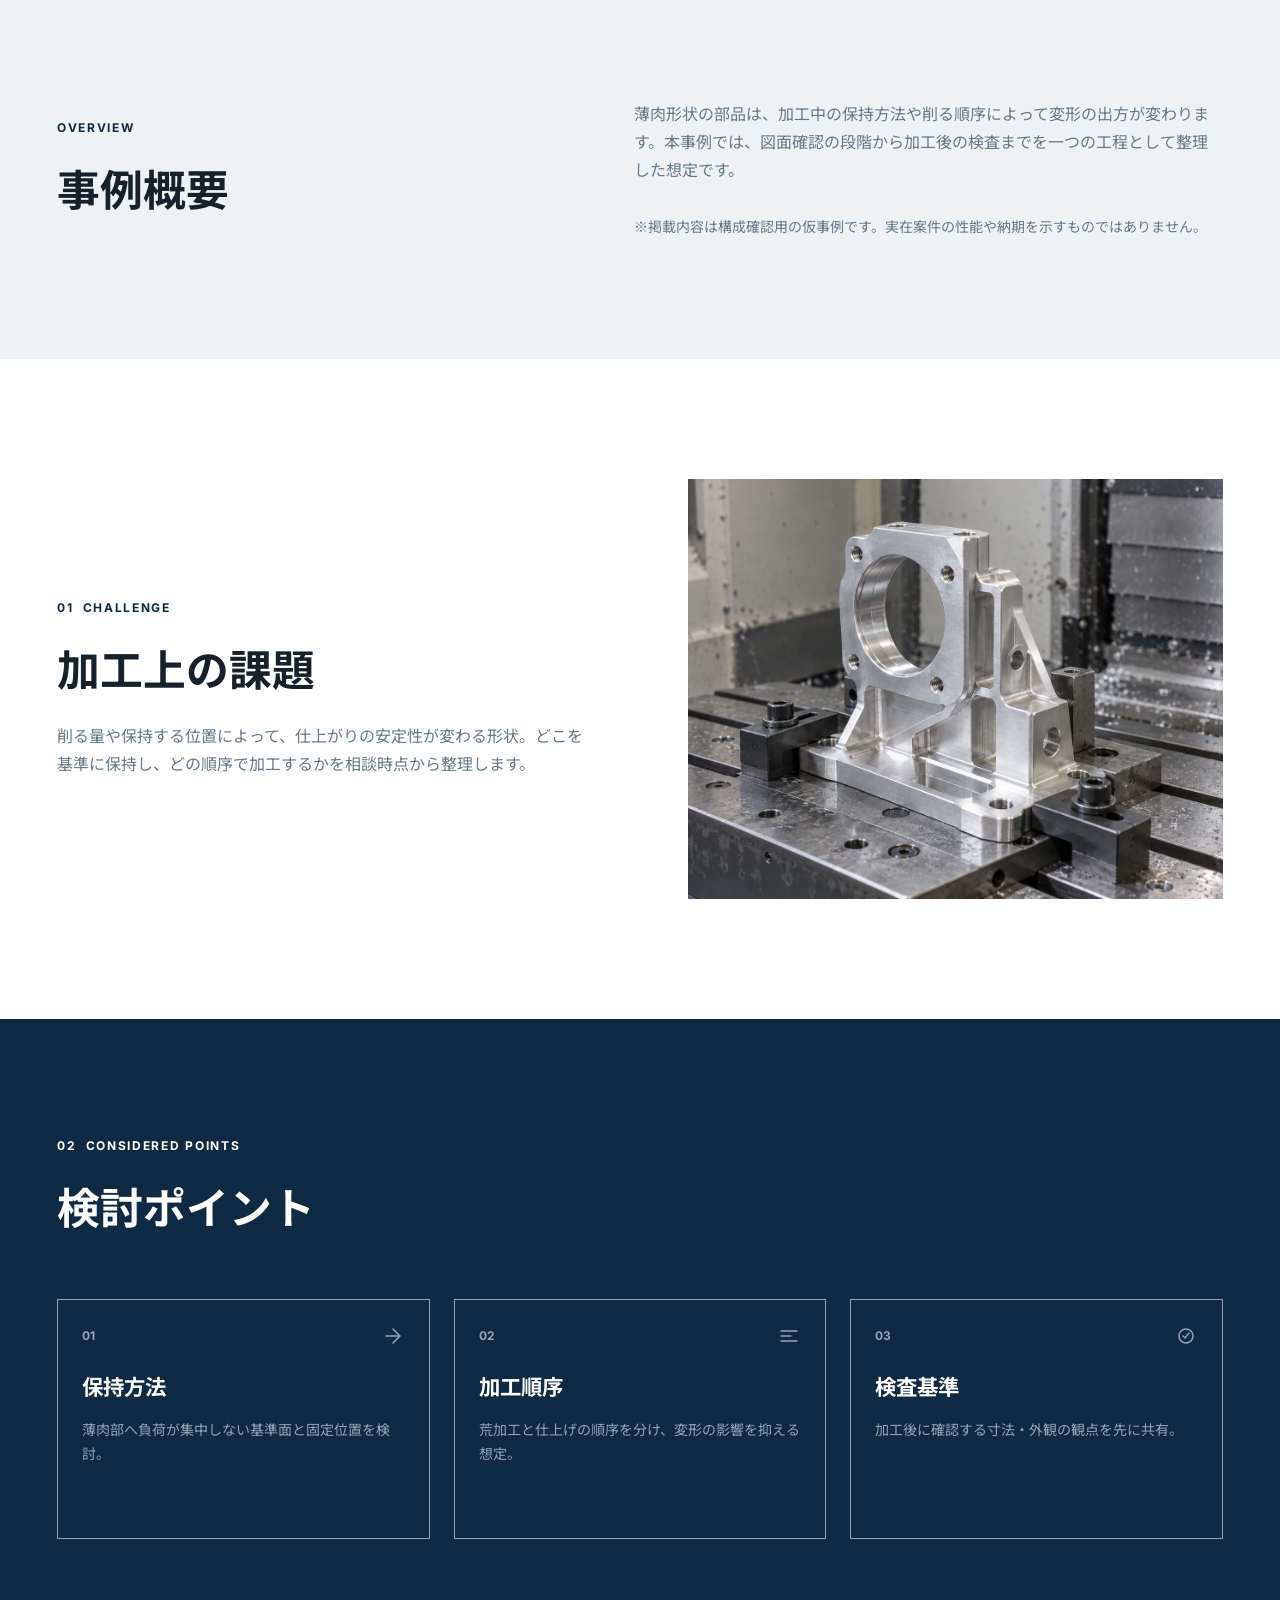
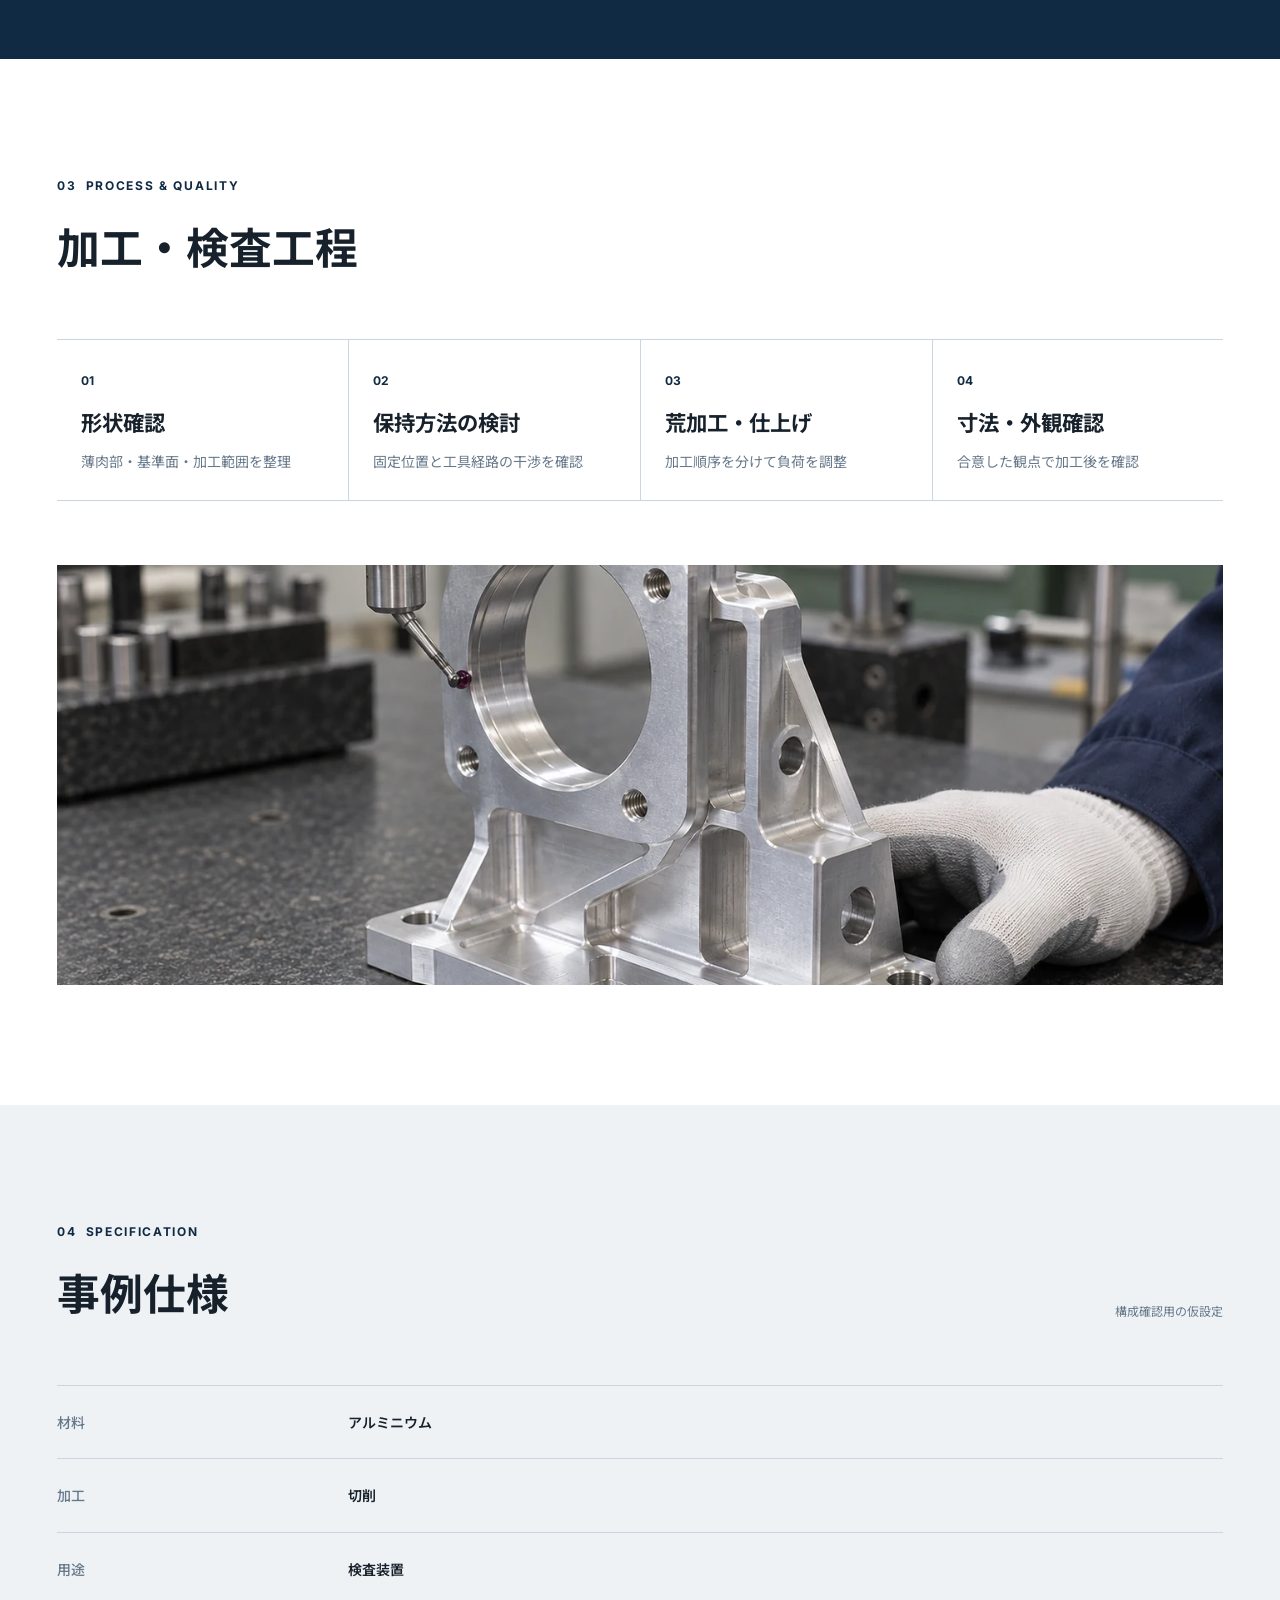
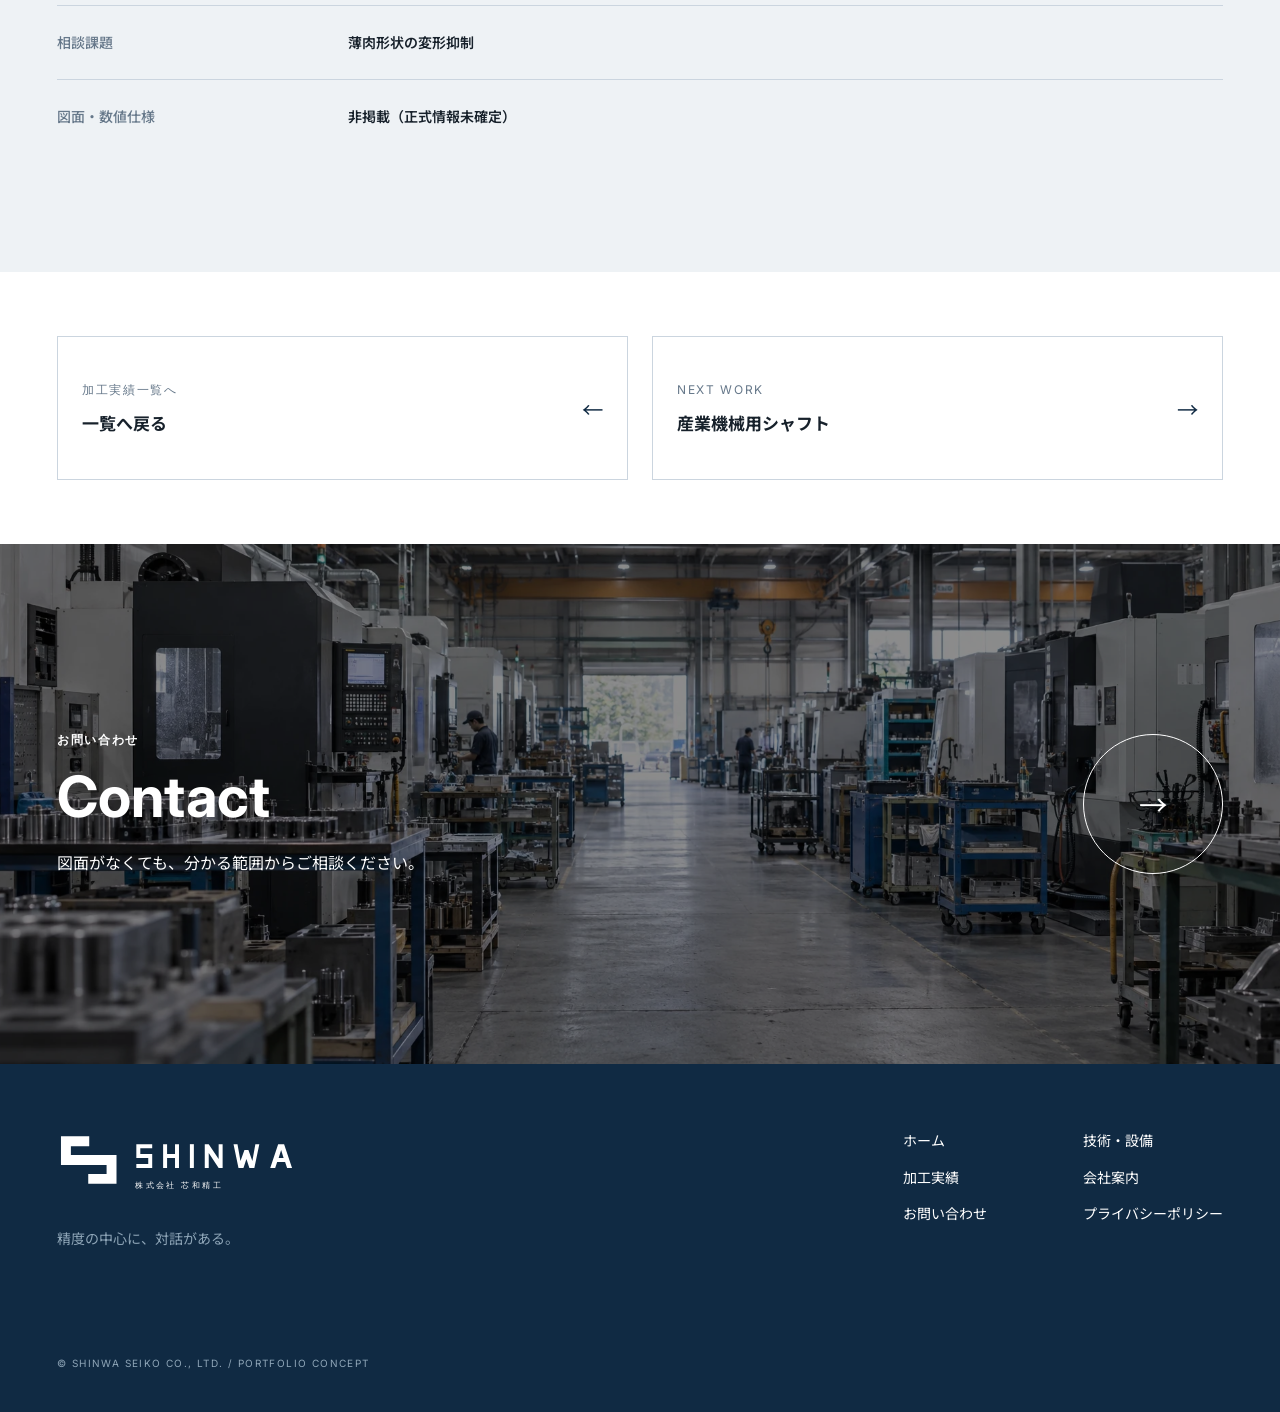
<file: pages/work-detail.html>
<!doctype html>
<html lang="ja" class="no-js">
  <head>
    <meta charset="utf-8">
    <meta name="viewport" content="width=device-width, initial-scale=1">
    <title>検査装置用ブラケット｜加工実績｜株式会社芯和精工</title>
    <link rel="canonical" href="https://coconattsu0723.github.io/shinwa-seiko-corporate-site/pages/work-detail.html">
    <meta name="description" content="薄肉形状の変形を抑えるため、保持方法と加工順序を検討した、構成確認用の加工事例です。">
    <meta property="og:type" content="article">
    <meta property="og:locale" content="ja_JP">
    <meta property="og:site_name" content="株式会社芯和精工">
    <meta property="og:url" content="https://coconattsu0723.github.io/shinwa-seiko-corporate-site/pages/work-detail.html">
    <meta property="og:title" content="検査装置用ブラケット｜加工実績｜株式会社芯和精工">
    <meta property="og:description" content="薄肉形状の変形を抑えるため、保持方法と加工順序を検討した、構成確認用の加工事例です。">
    <meta property="og:image" content="https://coconattsu0723.github.io/shinwa-seiko-corporate-site/assets/images/ogp-shinwa.jpg">
    <meta name="twitter:card" content="summary_large_image">
    <meta name="twitter:image" content="https://coconattsu0723.github.io/shinwa-seiko-corporate-site/assets/images/ogp-shinwa.jpg">
    <link rel="icon" href="../assets/images/logo/shinwa-symbol.svg" type="image/svg+xml">
    <link rel="preconnect" href="https://fonts.googleapis.com">
    <link rel="preconnect" href="https://fonts.gstatic.com" crossorigin>
    <link href="https://fonts.googleapis.com/css2?family=Inter:wght@500;600;700&amp;family=Noto+Sans+JP:wght@400;500;600;700&amp;display=swap" rel="stylesheet">
    <link rel="stylesheet" href="../assets/css/common.css?v=20261023-3">
    <link rel="stylesheet" href="../assets/css/work-detail.css?v=20261026-1">
    <script>document.documentElement.classList.replace('no-js','js');try{if(sessionStorage.getItem('shinwa-intro-seen'))document.documentElement.classList.add('intro-seen')}catch(_){}</script>
    <script src="../assets/js/main.js" defer></script>
  </head>
  <body>
    <a class="skip-link" href="#main-content">本文へ移動</a>
    <div class="logo-intro" aria-hidden="true"><img src="../assets/images/logo/shinwa-logo-reversed.svg" alt="" width="240" height="74"></div>

    <header class="site-header" data-header>
      <a class="site-header__logo" href="../index.html" aria-label="株式会社芯和精工 ホーム"><img src="../assets/images/logo/shinwa-logo-compact.svg" alt="SHINWA" width="150" height="40"></a>
      <nav class="site-nav" aria-label="主要ナビゲーション"><a href="technology.html">技術・設備</a><a href="works.html" aria-current="page">加工実績</a><a href="company.html">会社案内</a></nav>
      <a class="button button--primary site-header__cta" href="contact.html"><span>加工について相談する</span><span aria-hidden="true">→</span></a>
      <button class="menu-button" type="button" aria-label="メニューを開く" aria-expanded="false" aria-controls="mobile-menu" data-menu-open><span></span><span></span></button>
    </header>

    <dialog class="mobile-menu" id="mobile-menu" aria-labelledby="mobile-menu-title" data-mobile-menu>
      <div class="mobile-menu__header"><img src="../assets/images/logo/shinwa-logo-compact.svg" alt="SHINWA" width="150" height="40"><button class="menu-button menu-button--close" type="button" aria-label="メニューを閉じる" data-menu-close><span></span><span></span></button></div>
      <div class="mobile-menu__body">
        <p class="eyebrow" id="mobile-menu-title">MENU</p>
        <nav class="mobile-menu__nav" aria-label="モバイルナビゲーション"><a href="../index.html"><span>ホーム</span><span aria-hidden="true">01</span></a><a href="technology.html"><span>技術・設備</span><span aria-hidden="true">02</span></a><a href="works.html" aria-current="page"><span>加工実績</span><span aria-hidden="true">03</span></a><a href="company.html"><span>会社案内</span><span aria-hidden="true">04</span></a></nav>
        <a class="button button--light mobile-menu__cta" href="contact.html"><span>加工について相談する</span><span aria-hidden="true">→</span></a>
        <p class="mobile-menu__note">図面がなくても、分かる範囲からご相談ください。</p>
      </div>
    </dialog>

    <main id="main-content">
      <section class="work-intro" aria-labelledby="work-title">
        <div class="work-detail-container">
          <nav class="work-breadcrumb" aria-label="パンくずリスト"><ol><li><a href="works.html">加工実績</a></li><li aria-current="page">検査装置用ブラケット</li></ol></nav>
          <div class="work-intro__heading">
            <div><p class="eyebrow">WORK 01 / CASE STUDY</p><h1 id="work-title">検査装置用<br class="work-title-break">ブラケット</h1><p class="work-intro__lead">薄肉形状の変形を抑えるため、保持方法と加工順序を検討。</p></div>
            <p class="work-intro__badge">構成確認用の仮事例</p>
          </div>
          <dl class="work-meta">
            <div><dt>材料</dt><dd>アルミ</dd></div>
            <div><dt>加工</dt><dd>切削</dd></div>
            <div><dt>用途</dt><dd>検査装置</dd></div>
          </dl>
          <figure class="work-main-image"><img src="../assets/images/works-part-01.webp" alt="アルミ製の検査装置用ブラケットの全体" width="1200" height="900" fetchpriority="high"></figure>
        </div>
      </section>

      <section class="work-overview" aria-labelledby="overview-title">
        <div class="work-detail-container work-overview__inner">
          <div><p class="eyebrow">OVERVIEW</p><h2 id="overview-title">事例概要</h2></div>
          <p>薄肉形状の部品は、加工中の保持方法や削る順序によって変形の出方が変わります。本事例では、図面確認の段階から加工後の検査までを一つの工程として整理した想定です。<br><br><small>※掲載内容は構成確認用の仮事例です。実在案件の性能や納期を示すものではありません。</small></p>
        </div>
      </section>

      <section class="work-challenge" aria-labelledby="challenge-title">
        <div class="work-detail-container work-challenge__inner">
          <div class="work-challenge__copy"><p class="eyebrow">01&nbsp;&nbsp;CHALLENGE</p><h2 id="challenge-title">加工上の課題</h2><p>削る量や保持する位置によって、仕上がりの安定性が変わる形状。どこを基準に保持し、どの順序で加工するかを相談時点から整理します。</p></div>
          <figure><img src="../assets/images/works-detail-challenge.webp" alt="工作機械上で保持された検査装置用ブラケット" width="1400" height="980" decoding="async"></figure>
        </div>
      </section>

      <section class="work-points" aria-labelledby="points-title">
        <div class="work-detail-container">
          <p class="eyebrow eyebrow--light">02&nbsp;&nbsp;CONSIDERED POINTS</p>
          <h2 id="points-title">検討ポイント</h2>
          <ol class="work-points__list">
            <li><div class="work-points__top"><span>01</span><svg viewBox="0 0 24 24" aria-hidden="true"><path d="M5 12h14M12 5l7 7-7 7"/></svg></div><h3>保持方法</h3><p>薄肉部へ負荷が集中しない基準面と固定位置を検討。</p></li>
            <li><div class="work-points__top"><span>02</span><svg viewBox="0 0 24 24" aria-hidden="true"><path d="M4 7h16M4 12h10M4 17h16"/></svg></div><h3>加工順序</h3><p>荒加工と仕上げの順序を分け、変形の影響を抑える想定。</p></li>
            <li><div class="work-points__top"><span>03</span><svg viewBox="0 0 24 24" aria-hidden="true"><circle cx="12" cy="12" r="7"/><path d="m9 12 2 2 4-5"/></svg></div><h3>検査基準</h3><p>加工後に確認する寸法・外観の観点を先に共有。</p></li>
          </ol>
        </div>
      </section>

      <section class="work-process" aria-labelledby="process-title">
        <div class="work-detail-container">
          <p class="eyebrow">03&nbsp;&nbsp;PROCESS &amp; QUALITY</p>
          <h2 id="process-title">加工・検査工程</h2>
          <ol class="work-process__steps">
            <li><span>01</span><h3>形状確認</h3><p>薄肉部・基準面・加工範囲を整理</p></li>
            <li><span>02</span><h3>保持方法の検討</h3><p>固定位置と工具経路の干渉を確認</p></li>
            <li><span>03</span><h3>荒加工・仕上げ</h3><p>加工順序を分けて負荷を調整</p></li>
            <li><span>04</span><h3>寸法・外観確認</h3><p>合意した観点で加工後を確認</p></li>
          </ol>
          <figure class="work-inspection-image"><img src="../assets/images/works-detail-inspection.webp" alt="手袋を着けた作業者がブラケットを測定している様子" width="1400" height="980" decoding="async"></figure>
        </div>
      </section>

      <section class="work-specification" aria-labelledby="specification-title">
        <div class="work-detail-container">
          <div class="work-specification__heading"><div><p class="eyebrow">04&nbsp;&nbsp;SPECIFICATION</p><h2 id="specification-title">事例仕様</h2></div><p>構成確認用の仮設定</p></div>
          <table><tbody>
            <tr><th scope="row">材料</th><td>アルミニウム</td></tr>
            <tr><th scope="row">加工</th><td>切削</td></tr>
            <tr><th scope="row">用途</th><td>検査装置</td></tr>
            <tr><th scope="row">相談課題</th><td>薄肉形状の変形抑制</td></tr>
            <tr><th scope="row">図面・数値仕様</th><td>非掲載（正式情報未確定）</td></tr>
          </tbody></table>
        </div>
      </section>

      <nav class="work-navigation" aria-label="加工実績の前後ナビゲーション">
        <div class="work-detail-container work-navigation__inner">
          <a href="works.html"><span><small>加工実績一覧へ</small><strong>一覧へ戻る</strong></span><span aria-hidden="true">←</span></a>
          <a href="works.html?material=stainless"><span><small>NEXT WORK</small><strong>産業機械用シャフト</strong></span><span aria-hidden="true">→</span></a>
        </div>
      </nav>

      <section class="contact-cta" aria-labelledby="contact-cta-title">
        <img src="../assets/images/common/common-contact-cta.webp" alt="加工設備が並ぶ工場内" width="2048" height="768" decoding="async">
        <div class="contact-cta__overlay" aria-hidden="true"></div>
        <a class="contact-cta__link" href="contact.html" aria-label="加工について相談する"><span class="contact-cta__copy"><span class="eyebrow eyebrow--light">お問い合わせ</span><strong id="contact-cta-title">Contact</strong><small>図面がなくても、分かる範囲からご相談ください。</small></span><span class="contact-cta__arrow" aria-hidden="true">→</span></a>
      </section>
    </main>

    <footer class="site-footer">
      <div class="site-footer__brand"><img src="../assets/images/logo/shinwa-logo-reversed.svg" alt="SHINWA 株式会社芯和精工" width="240" height="74"><p>精度の中心に、対話がある。</p></div>
      <nav class="site-footer__nav" aria-label="フッターナビゲーション"><a href="../index.html">ホーム</a><a href="technology.html">技術・設備</a><a href="works.html" aria-current="page">加工実績</a><a href="company.html">会社案内</a><a href="contact.html">お問い合わせ</a><a href="privacy.html">プライバシーポリシー</a></nav>
      <p class="site-footer__copyright">© SHINWA SEIKO CO., LTD. / PORTFOLIO CONCEPT</p>
    </footer>
  </body>
</html>
</file>
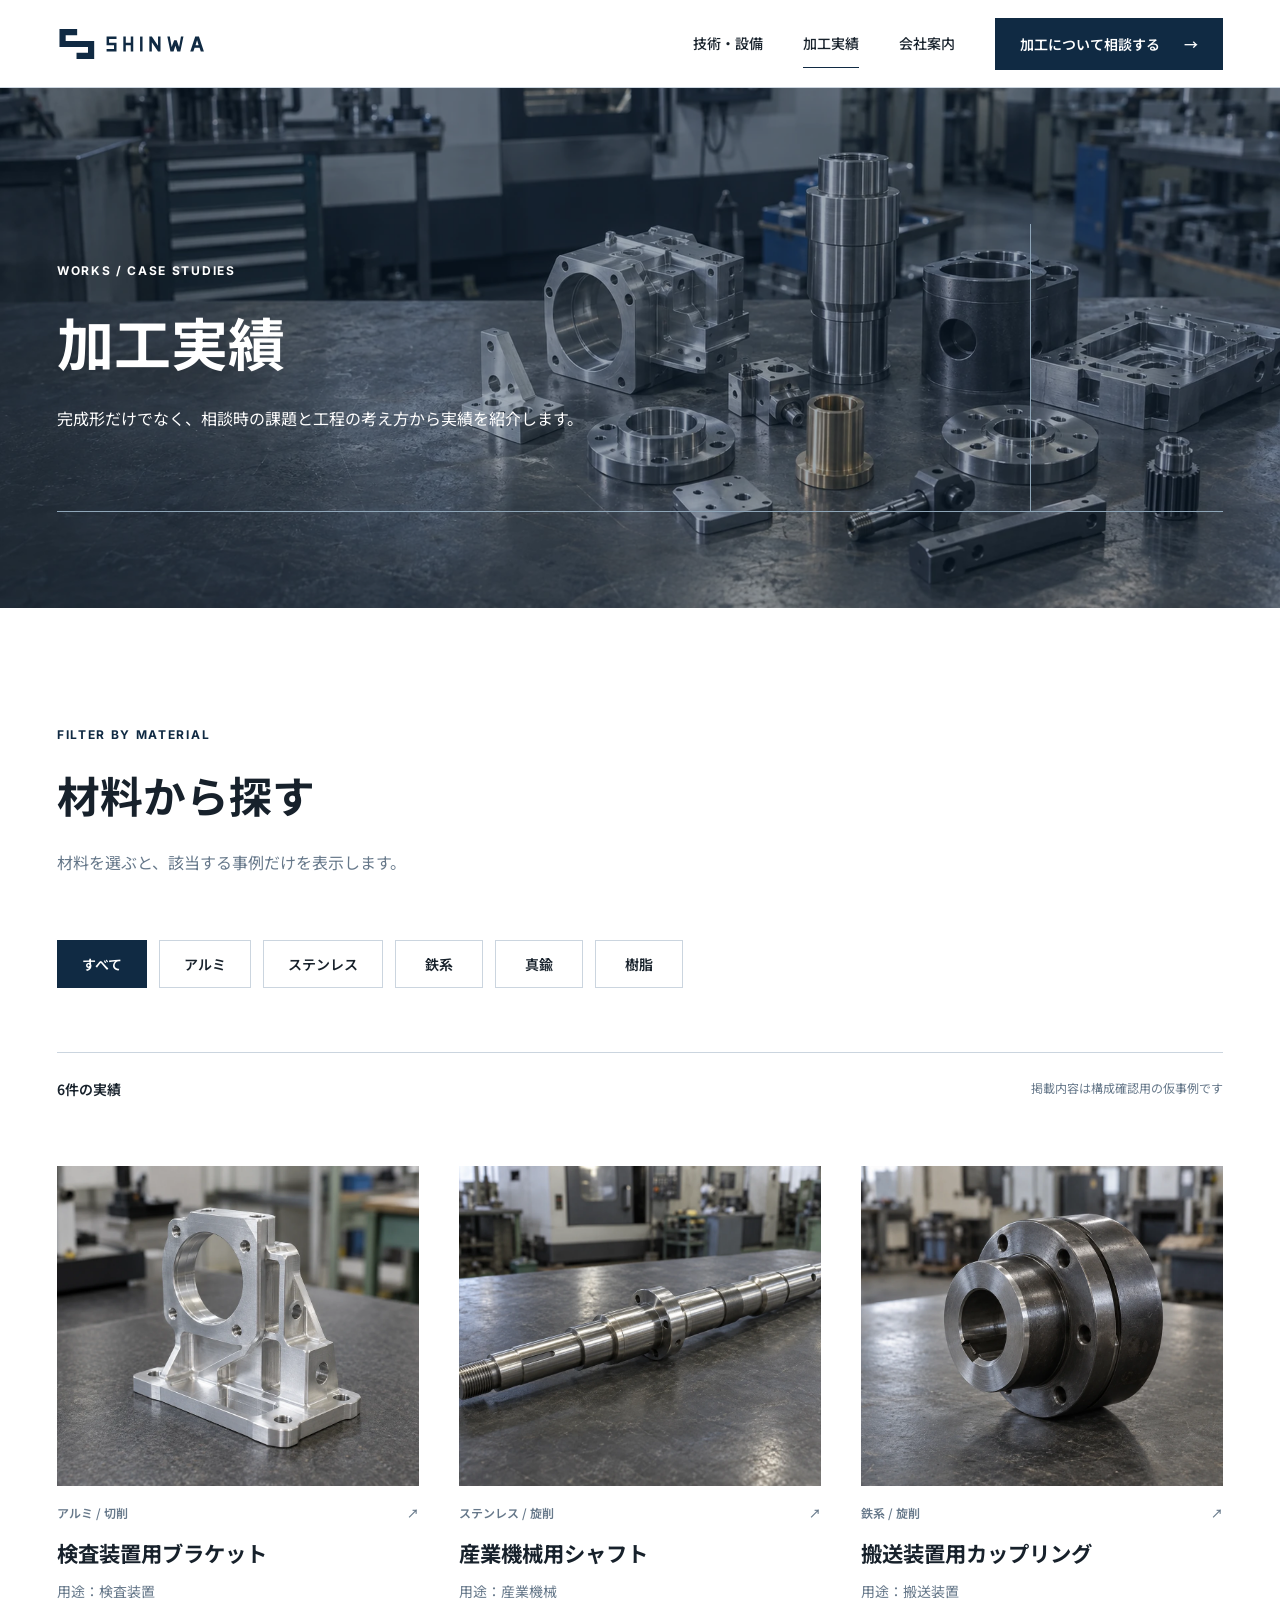
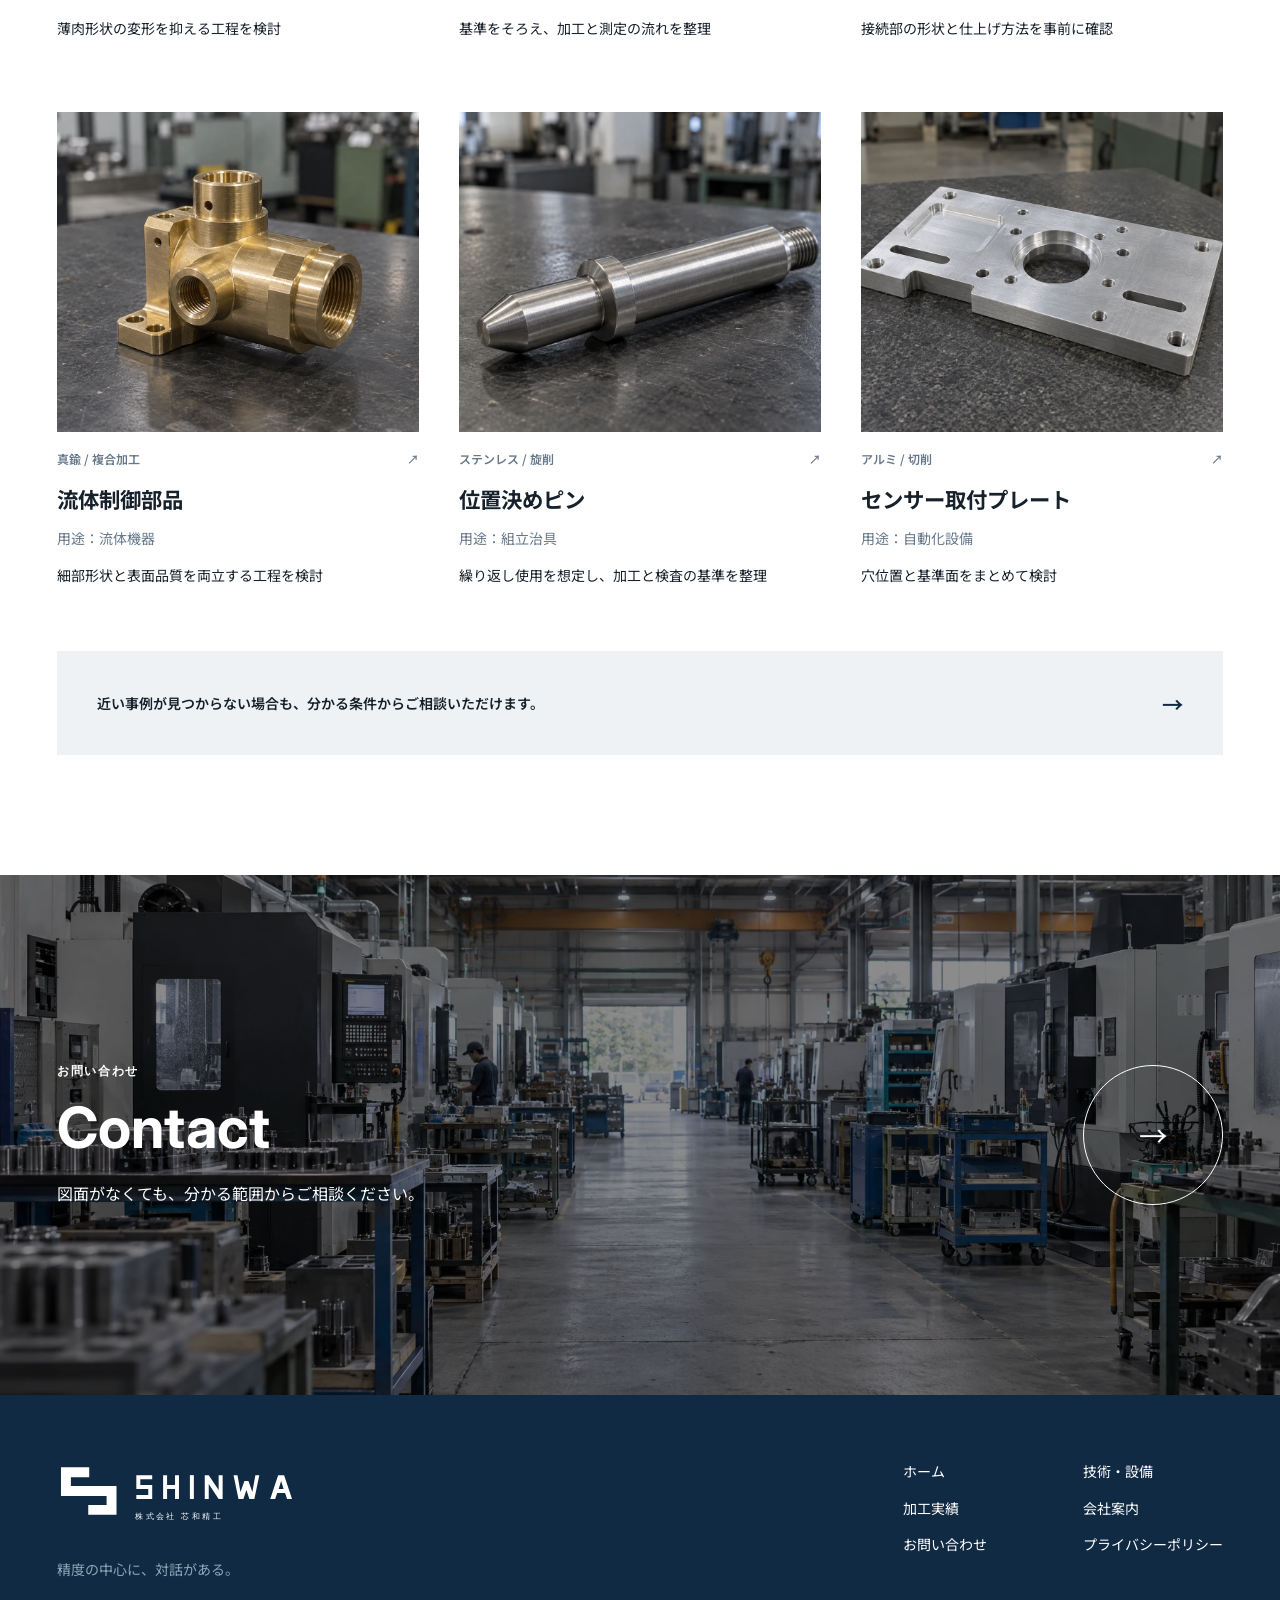
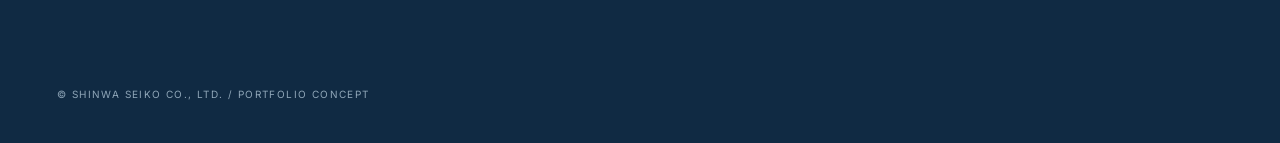
<file: pages/works.html>
<!doctype html>
<html lang="ja" class="no-js">
  <head>
    <meta charset="utf-8">
    <meta name="viewport" content="width=device-width, initial-scale=1">
    <title>加工実績｜株式会社芯和精工</title>
    <link rel="canonical" href="https://coconattsu0723.github.io/shinwa-seiko-corporate-site/pages/works.html">
    <meta name="description" content="完成形だけでなく、相談時の課題と工程の考え方から、芯和精工の加工実績をご紹介します。">
    <meta property="og:type" content="website">
    <meta property="og:locale" content="ja_JP">
    <meta property="og:site_name" content="株式会社芯和精工">
    <meta property="og:url" content="https://coconattsu0723.github.io/shinwa-seiko-corporate-site/pages/works.html">
    <meta property="og:title" content="加工実績｜株式会社芯和精工">
    <meta property="og:description" content="完成形だけでなく、相談時の課題と工程の考え方から、芯和精工の加工実績をご紹介します。">
    <meta property="og:image" content="https://coconattsu0723.github.io/shinwa-seiko-corporate-site/assets/images/ogp-shinwa.jpg">
    <meta name="twitter:card" content="summary_large_image">
    <meta name="twitter:image" content="https://coconattsu0723.github.io/shinwa-seiko-corporate-site/assets/images/ogp-shinwa.jpg">
    <link rel="icon" href="../assets/images/logo/shinwa-symbol.svg" type="image/svg+xml">
    <link rel="preconnect" href="https://fonts.googleapis.com">
    <link rel="preconnect" href="https://fonts.gstatic.com" crossorigin>
    <link href="https://fonts.googleapis.com/css2?family=Inter:wght@500;600;700&family=Noto+Sans+JP:wght@400;500;600;700&display=swap" rel="stylesheet">
    <link rel="stylesheet" href="../assets/css/common.css?v=20261023-3">
    <link rel="stylesheet" href="../assets/css/works.css?v=20261024-4">
    <script>document.documentElement.classList.replace('no-js','js');try{if(sessionStorage.getItem('shinwa-intro-seen'))document.documentElement.classList.add('intro-seen')}catch(_){}</script>
    <script src="../assets/js/main.js" defer></script>
    <script src="../assets/js/works.js?v=20261118-1" defer></script>
  </head>
  <body>
    <a class="skip-link" href="#main-content">本文へ移動</a>
    <div class="logo-intro" aria-hidden="true"><img src="../assets/images/logo/shinwa-logo-reversed.svg" alt="" width="240" height="74"></div>

    <header class="site-header" data-header>
      <a class="site-header__logo" href="../index.html" aria-label="株式会社芯和精工 ホーム"><img src="../assets/images/logo/shinwa-logo-compact.svg" alt="SHINWA" width="150" height="40"></a>
      <nav class="site-nav" aria-label="主要ナビゲーション"><a href="technology.html">技術・設備</a><a href="works.html" aria-current="page">加工実績</a><a href="company.html">会社案内</a></nav>
      <a class="button button--primary site-header__cta" href="contact.html"><span>加工について相談する</span><span aria-hidden="true">→</span></a>
      <button class="menu-button" type="button" aria-label="メニューを開く" aria-expanded="false" aria-controls="mobile-menu" data-menu-open><span></span><span></span></button>
    </header>

    <dialog class="mobile-menu" id="mobile-menu" aria-labelledby="mobile-menu-title" data-mobile-menu>
      <div class="mobile-menu__header"><img src="../assets/images/logo/shinwa-logo-compact.svg" alt="SHINWA" width="150" height="40"><button class="menu-button menu-button--close" type="button" aria-label="メニューを閉じる" data-menu-close><span></span><span></span></button></div>
      <div class="mobile-menu__body"><p class="eyebrow" id="mobile-menu-title">MENU</p><nav class="mobile-menu__nav" aria-label="モバイルナビゲーション"><a href="../index.html"><span>ホーム</span><span aria-hidden="true">01</span></a><a href="technology.html"><span>技術・設備</span><span aria-hidden="true">02</span></a><a href="works.html" aria-current="page"><span>加工実績</span><span aria-hidden="true">03</span></a><a href="company.html"><span>会社案内</span><span aria-hidden="true">04</span></a></nav><a class="button button--light mobile-menu__cta" href="contact.html"><span>加工について相談する</span><span aria-hidden="true">→</span></a><p class="mobile-menu__note">図面がなくても、分かる範囲からご相談ください。</p></div>
    </dialog>

    <main id="main-content">
      <section class="works-hero" aria-labelledby="works-title">
        <img src="../assets/images/works-list-hero.webp" alt="さまざまな形状の加工部品が並ぶ作業台" width="1920" height="900" fetchpriority="high">
        <div class="works-hero__overlay" aria-hidden="true"></div>
        <div class="works-hero__datum" aria-hidden="true"></div>
        <div class="works-container works-hero__copy"><p class="eyebrow eyebrow--light">WORKS / CASE STUDIES</p><h1 id="works-title">加工実績</h1><p><span class="works-hero__desktop-lead">完成形だけでなく、</span>相談時の課題と工程の考え方から実績を紹介します。</p></div>
      </section>

      <section class="works-listing" aria-labelledby="works-filter-title">
        <div class="works-container">
          <div class="works-listing__intro"><p class="eyebrow">FILTER BY MATERIAL</p><h2 id="works-filter-title" data-filter-title>材料から探す</h2><p>材料を選ぶと、該当する事例だけを表示します。</p></div>
          <div class="works-filters" aria-label="材料で加工実績を絞り込む">
            <button type="button" data-filter="all" aria-pressed="true">すべて</button>
            <button type="button" data-filter="aluminum" aria-pressed="false">アルミ</button>
            <button type="button" data-filter="stainless" aria-pressed="false">ステンレス</button>
            <button type="button" data-filter="steel" aria-pressed="false">鉄系</button>
            <button type="button" data-filter="brass" aria-pressed="false">真鍮</button>
            <button type="button" data-filter="resin" aria-pressed="false">樹脂</button>
          </div>
          <div class="works-results"><p data-result-count>6件の実績</p><p>掲載内容は構成確認用の仮事例です</p></div>

          <div class="works-listing__grid" data-works-grid>
            <a class="work-card" href="work-detail.html" data-material="aluminum">
              <span class="work-card__media"><img src="../assets/images/works-part-01.webp" alt="アルミ製の検査装置用ブラケット" width="1200" height="900" loading="lazy" decoding="async"></span>
              <span class="work-card__meta"><span>アルミ / 切削</span><span aria-hidden="true">↗</span></span><h3>検査装置用ブラケット</h3><p>用途：検査装置</p><p>薄肉形状の変形を抑える工程を検討</p>
            </a>
            <a class="work-card" href="work-detail.html" data-material="stainless">
              <span class="work-card__media"><img src="../assets/images/works-part-02.webp" alt="ステンレス製の産業機械用シャフト" width="1200" height="900" loading="lazy" decoding="async"></span>
              <span class="work-card__meta"><span>ステンレス / 旋削</span><span aria-hidden="true">↗</span></span><h3>産業機械用シャフト</h3><p>用途：産業機械</p><p>基準をそろえ、加工と測定の流れを整理</p>
            </a>
            <a class="work-card" href="work-detail.html" data-material="steel">
              <span class="work-card__media"><img src="../assets/images/works-part-03.webp" alt="鉄系材料の搬送装置用カップリング" width="1200" height="900" loading="lazy" decoding="async"></span>
              <span class="work-card__meta"><span>鉄系 / 旋削</span><span aria-hidden="true">↗</span></span><h3>搬送装置用カップリング</h3><p>用途：搬送装置</p><p>接続部の形状と仕上げ方法を事前に確認</p>
            </a>
            <a class="work-card" href="work-detail.html" data-material="brass">
              <span class="work-card__media"><img src="../assets/images/works-part-04.webp" alt="真鍮製の流体制御部品" width="1200" height="900" loading="lazy" decoding="async"></span>
              <span class="work-card__meta"><span>真鍮 / 複合加工</span><span aria-hidden="true">↗</span></span><h3>流体制御部品</h3><p>用途：流体機器</p><p>細部形状と表面品質を両立する工程を検討</p>
            </a>
            <a class="work-card" href="work-detail.html" data-material="stainless">
              <span class="work-card__media"><img src="../assets/images/works-part-05.webp" alt="ステンレス製の位置決めピン" width="1200" height="900" loading="lazy" decoding="async"></span>
              <span class="work-card__meta"><span>ステンレス / 旋削</span><span aria-hidden="true">↗</span></span><h3>位置決めピン</h3><p>用途：組立治具</p><p>繰り返し使用を想定し、加工と検査の基準を整理</p>
            </a>
            <a class="work-card" href="work-detail.html" data-material="aluminum">
              <span class="work-card__media"><img src="../assets/images/works-part-06.webp" alt="アルミ製のセンサー取付プレート" width="1200" height="900" loading="lazy" decoding="async"></span>
              <span class="work-card__meta"><span>アルミ / 切削</span><span aria-hidden="true">↗</span></span><h3>センサー取付プレート</h3><p>用途：自動化設備</p><p>穴位置と基準面をまとめて検討</p>
            </a>
          </div>

          <div class="works-empty" data-empty-state hidden>
            <svg viewBox="0 0 24 24" aria-hidden="true"><circle cx="11" cy="11" r="7"/><path d="m20 20-4-4M8.5 8.5l5 5M13.5 8.5l-5 5"/></svg>
            <h3>該当する実績は準備中です。</h3><p>近い材料や加工条件については、分かる範囲からご相談ください。</p><a class="button button--primary" href="contact.html"><span>加工について相談する</span><span aria-hidden="true">→</span></a>
          </div>

          <a class="works-consultation" href="contact.html"><span>近い事例が見つからない場合も、分かる条件からご相談いただけます。</span><span aria-hidden="true">→</span></a>
          <p class="visually-hidden" aria-live="polite" data-filter-status></p>
        </div>
      </section>

      <section class="contact-cta" aria-labelledby="contact-cta-title">
        <img src="../assets/images/common/common-contact-cta.webp" alt="加工設備が並ぶ工場内" width="2048" height="768" loading="lazy" decoding="async">
        <div class="contact-cta__overlay" aria-hidden="true"></div>
        <a class="contact-cta__link" href="contact.html" aria-label="加工について相談する"><span class="contact-cta__copy"><span class="eyebrow eyebrow--light">お問い合わせ</span><strong id="contact-cta-title">Contact</strong><small>図面がなくても、分かる範囲からご相談ください。</small></span><span class="contact-cta__arrow" aria-hidden="true">→</span></a>
      </section>
    </main>

    <footer class="site-footer">
      <div class="site-footer__brand"><img src="../assets/images/logo/shinwa-logo-reversed.svg" alt="SHINWA 株式会社芯和精工" width="240" height="74"><p>精度の中心に、対話がある。</p></div>
      <nav class="site-footer__nav" aria-label="フッターナビゲーション"><a href="../index.html">ホーム</a><a href="technology.html">技術・設備</a><a href="works.html" aria-current="page">加工実績</a><a href="company.html">会社案内</a><a href="contact.html">お問い合わせ</a><a href="privacy.html">プライバシーポリシー</a></nav>
      <p class="site-footer__copyright">© SHINWA SEIKO CO., LTD. / PORTFOLIO CONCEPT</p>
    </footer>
  </body>
</html>
</file>
<file: assets/css/common.css>
:root {
  --color-brand-primary: #102a43;
  --color-text-primary: #17212b;
  --color-text-secondary: #66788a;
  --color-border-default: #cbd5df;
  --color-surface-subtle: #eef2f5;
  --color-surface-base: #ffffff;
  --color-on-brand: #ffffff;
  --color-image-overlay-hero: rgb(16 42 67 / 40%);
  --color-image-overlay-panel: rgb(16 42 67 / 55%);
  --color-image-overlay-people: rgb(16 42 67 / 40%);
  --color-image-overlay-cta: rgb(0 0 0 / 45%);
  --color-technical-line-on-dark: #8fa6b8;
  --color-technical-line-on-light: #72899b;
  --color-status-error: #b42318;
  --color-status-error-surface: #fef3f2;
  --color-status-success: #1e6b45;
  --color-status-success-surface: #ecfdf3;
  --font-family-jp: "Noto Sans JP", "Hiragino Kaku Gothic ProN", "Yu Gothic", sans-serif;
  --font-family-latin: "Inter", "Helvetica Neue", Arial, sans-serif;
  --font-size-display: clamp(2.5rem, 4.45vw, 4rem);
  --font-size-heading-xl: clamp(2.125rem, 3.34vw, 3rem);
  --font-size-heading-lg: clamp(1.75rem, 2.23vw, 2rem);
  --font-size-heading-md: clamp(1.25rem, 1.67vw, 1.5rem);
  --font-size-body-lg: clamp(1.0625rem, 1.25vw, 1.125rem);
  --font-size-body: 1rem;
  --font-size-body-sm: 0.875rem;
  --font-size-caption: 0.75rem;
  --font-weight-regular: 400;
  --font-weight-medium: 500;
  --font-weight-semibold: 600;
  --font-weight-bold: 700;
  --line-height-tight: 1.2;
  --line-height-heading: 1.35;
  --line-height-body: 1.75;
  --letter-spacing-label: 0.14em;
  --space-2xs: 0.25rem;
  --space-xs: 0.5rem;
  --space-sm: 0.75rem;
  --space-md: 1rem;
  --space-lg: 1.5rem;
  --space-xl: 2.5rem;
  --space-2xl: 4rem;
  --space-3xl: 6rem;
  --space-4xl: 9rem;
  --space-section: 7.5rem;
  --page-gutter: clamp(1.25rem, 4.45vw, 4rem);
  --content-width: 75rem;
  --header-height: 5.5rem;
  --button-height: 3.25rem;
  --common-contact-cta-height: 32.5rem;
  --border-width-default: 1px;
  --focus-outline-width: 3px;
  --focus-outline-offset: 4px;
  --duration-fast: 180ms;
  --duration-cta: 280ms;
  --duration-work-image: 480ms;
  --scale-work-image-hover: 1.04;
  --ease-out: cubic-bezier(0.22, 1, 0.36, 1);
  --z-header: 50;
  --z-dialog: 100;
}

*,
*::before,
*::after {
  box-sizing: border-box;
}

html {
  color-scheme: light;
  scroll-behavior: smooth;
}

body {
  margin: 0;
  color: var(--color-text-primary);
  background: var(--color-surface-base);
  font-family: var(--font-family-jp);
  font-size: var(--font-size-body);
  line-height: var(--line-height-body);
  text-rendering: optimizeLegibility;
}

img,
svg {
  display: block;
  max-width: 100%;
}

a {
  color: inherit;
  text-decoration: none;
}

button,
input,
textarea,
select {
  color: inherit;
  font: inherit;
}

button {
  cursor: pointer;
}

:focus-visible {
  outline: var(--focus-outline-width) solid var(--color-technical-line-on-light);
  outline-offset: var(--focus-outline-offset);
}

h1,
h2,
h3,
p {
  margin-block: 0;
}

h1,
h2,
h3 {
  line-height: var(--line-height-heading);
}

.container {
  width: min(calc(100% - (var(--page-gutter) * 2)), var(--content-width));
  margin-inline: auto;
}

.skip-link {
  position: fixed;
  z-index: calc(var(--z-dialog) + 1);
  top: var(--space-md);
  left: var(--space-md);
  padding: var(--space-sm) var(--space-md);
  color: var(--color-on-brand);
  background: var(--color-brand-primary);
  transform: translateY(-200%);
}

.skip-link:focus {
  transform: translateY(0);
}

.visually-hidden {
  position: absolute !important;
  width: 1px !important;
  height: 1px !important;
  padding: 0 !important;
  margin: -1px !important;
  overflow: hidden !important;
  clip: rect(0 0 0 0) !important;
  white-space: nowrap !important;
  border: 0 !important;
}

.eyebrow {
  color: var(--color-brand-primary);
  font-family: var(--font-family-latin);
  font-size: var(--font-size-caption);
  font-weight: var(--font-weight-bold);
  letter-spacing: var(--letter-spacing-label);
  line-height: var(--line-height-tight);
}

.eyebrow--light {
  color: var(--color-on-brand);
}

.button {
  display: inline-flex;
  min-height: var(--button-height);
  align-items: center;
  justify-content: center;
  gap: var(--space-lg);
  padding-inline: var(--space-lg);
  border: var(--border-width-default) solid transparent;
  font-size: var(--font-size-body-sm);
  font-weight: var(--font-weight-semibold);
  line-height: 1;
  transition: color var(--duration-fast) ease, background-color var(--duration-fast) ease, border-color var(--duration-fast) ease;
}

.button--primary {
  color: var(--color-on-brand);
  background: var(--color-brand-primary);
}

.button--light {
  color: var(--color-brand-primary);
  background: var(--color-surface-base);
}

.button--outline {
  color: var(--color-brand-primary);
  border-color: var(--color-brand-primary);
  background: transparent;
}

.button--outline-light {
  color: var(--color-on-brand);
  border-color: var(--color-on-brand);
  background: transparent;
}

.button:hover,
.button:focus-visible {
  filter: brightness(0.93);
}

.contact-cta {
  position: relative;
  min-height: var(--common-contact-cta-height);
  overflow: hidden;
  color: var(--color-on-brand);
}

.contact-cta > img,
.contact-cta__overlay {
  position: absolute;
  inset: 0;
  width: 100%;
  height: 100%;
}

.contact-cta > img {
  object-fit: cover;
}

.contact-cta__overlay {
  background: var(--color-image-overlay-cta);
}

.contact-cta__link {
  position: absolute;
  z-index: 1;
  inset: 0;
  display: flex;
  align-items: center;
  justify-content: space-between;
  padding-inline: max(var(--page-gutter), calc((100vw - var(--content-width)) / 2));
}

.contact-cta__copy {
  display: grid;
  gap: var(--space-md);
}

.contact-cta__copy strong {
  font-family: var(--font-family-latin);
  font-size: var(--font-size-display);
  line-height: var(--line-height-tight);
}

.contact-cta__copy small {
  font-size: var(--font-size-body);
}

.contact-cta__arrow {
  display: grid;
  width: 8.75rem;
  height: 8.75rem;
  border: var(--border-width-default) solid var(--color-on-brand);
  border-radius: 50%;
  place-items: center;
  font-size: var(--font-size-heading-lg);
  transition: color var(--duration-cta) var(--ease-out), background-color var(--duration-cta) var(--ease-out), transform var(--duration-cta) var(--ease-out);
}

.contact-cta__link:hover .contact-cta__arrow,
.contact-cta__link:focus-visible .contact-cta__arrow {
  color: var(--color-brand-primary);
  background: var(--color-on-brand);
  transform: translateX(0.75rem);
}

.work-card__media {
  display: block;
  overflow: hidden;
}

.work-card__media > img {
  transform: scale(1);
  transform-origin: center;
  transition: transform var(--duration-work-image) var(--ease-out);
}

.work-card:focus-visible .work-card__media > img {
  transform: scale(var(--scale-work-image-hover));
}

@media (hover: hover) and (pointer: fine) {
  .work-card:hover .work-card__media > img {
    transform: scale(var(--scale-work-image-hover));
  }
}

.site-header {
  position: sticky;
  z-index: var(--z-header);
  top: 0;
  display: grid;
  min-height: var(--header-height);
  grid-template-columns: auto 1fr auto;
  align-items: center;
  gap: var(--space-xl);
  padding-inline: var(--page-gutter);
  border-bottom: var(--border-width-default) solid var(--color-border-default);
  background: var(--color-surface-base);
  transition: min-height var(--duration-fast) ease, box-shadow var(--duration-fast) ease;
}

.site-header.is-scrolled {
  min-height: 4.5rem;
  box-shadow: 0 0.5rem 1.5rem rgb(16 42 67 / 8%);
}

.site-header__logo {
  width: 9.375rem;
}

.site-nav {
  display: flex;
  align-items: center;
  justify-content: flex-end;
  gap: var(--space-xl);
}

.site-nav a {
  position: relative;
  padding-block: var(--space-sm);
  font-size: var(--font-size-body-sm);
  font-weight: var(--font-weight-medium);
}

.site-nav a::after {
  position: absolute;
  right: 0;
  bottom: 0;
  left: 0;
  height: var(--border-width-default);
  background: var(--color-brand-primary);
  content: "";
  transform: scaleX(0);
  transform-origin: left;
  transition: transform var(--duration-fast) ease;
}

.site-nav a:hover::after,
.site-nav a:focus-visible::after,
.site-nav a[aria-current="page"]::after {
  transform: scaleX(1);
}

.menu-button {
  display: none;
  width: 3rem;
  height: 3rem;
  padding: 0.75rem;
  border: 0;
  background: transparent;
}

.no-js .menu-button {
  display: none;
}

.menu-button span {
  display: block;
  height: var(--border-width-default);
  margin-block: 0.375rem;
  background: var(--color-brand-primary);
}

.menu-button--close span:first-child {
  transform: translateY(0.21875rem) rotate(45deg);
}

.menu-button--close span:last-child {
  transform: translateY(-0.21875rem) rotate(-45deg);
}

.mobile-menu {
  width: 100%;
  max-width: none;
  height: 100%;
  max-height: none;
  margin: 0;
  padding: 0;
  border: 0;
  color: var(--color-on-brand);
  background: var(--color-brand-primary);
}

.mobile-menu::backdrop {
  background: var(--color-brand-primary);
}

.mobile-menu__header {
  display: flex;
  height: var(--header-height);
  align-items: center;
  justify-content: space-between;
  padding-inline: var(--page-gutter);
  background: var(--color-surface-base);
}

.mobile-menu__header > img {
  width: 9.375rem;
}

.mobile-menu__body {
  display: flex;
  min-height: calc(100% - var(--header-height));
  flex-direction: column;
  padding: var(--space-2xl) var(--page-gutter);
}

.mobile-menu__body .eyebrow {
  color: var(--color-on-brand);
}

.mobile-menu__nav {
  display: grid;
  margin-top: var(--space-lg);
}

.mobile-menu__nav a {
  display: flex;
  min-height: 4.5rem;
  align-items: center;
  justify-content: space-between;
  border-bottom: var(--border-width-default) solid var(--color-technical-line-on-dark);
  font-size: var(--font-size-heading-md);
  font-weight: var(--font-weight-semibold);
}

.mobile-menu__nav a span:last-child {
  font-family: var(--font-family-latin);
  font-size: var(--font-size-caption);
  letter-spacing: var(--letter-spacing-label);
}

.mobile-menu__cta {
  width: 100%;
  margin-top: var(--space-xl);
}

.mobile-menu__note {
  margin-top: auto;
  color: var(--color-technical-line-on-dark);
  font-size: var(--font-size-body-sm);
}

.site-footer {
  display: grid;
  grid-template-columns: minmax(15rem, 1fr) minmax(22rem, 1fr);
  gap: var(--space-2xl);
  padding: var(--space-2xl) var(--page-gutter) var(--space-xl);
  color: var(--color-on-brand);
  background: var(--color-brand-primary);
}

.site-footer__brand img {
  width: 15rem;
}

.site-footer__brand p {
  margin-top: var(--space-lg);
  color: var(--color-technical-line-on-dark);
  font-size: var(--font-size-body-sm);
}

.site-footer__nav {
  display: grid;
  grid-template-columns: repeat(2, minmax(0, 1fr));
  gap: var(--space-sm) var(--space-xl);
  align-content: start;
  justify-self: end;
  font-size: var(--font-size-body-sm);
}

.site-footer__copyright {
  grid-column: 1 / -1;
  margin-top: var(--space-xl);
  color: var(--color-technical-line-on-dark);
  font-family: var(--font-family-latin);
  font-size: 0.625rem;
  letter-spacing: var(--letter-spacing-label);
}

.logo-intro {
  position: fixed;
  z-index: calc(var(--z-dialog) + 2);
  inset: 0;
  display: grid;
  place-items: center;
  background: var(--color-brand-primary);
  animation: intro-exit 1s var(--ease-out) forwards;
  pointer-events: none;
}

.logo-intro img {
  width: 15rem;
  animation: intro-mark 0.72s var(--ease-out) both;
}

.no-js .logo-intro,
.intro-seen .logo-intro {
  display: none;
}

@keyframes intro-mark {
  from { opacity: 0; transform: translateY(0.75rem); }
  to { opacity: 1; transform: translateY(0); }
}

@keyframes intro-exit {
  0%, 72% { opacity: 1; visibility: visible; }
  100% { opacity: 0; visibility: hidden; }
}

@media (max-width: 899px) {
  :root {
    --header-height: 4.5rem;
    --space-section: 5rem;
    --page-gutter: 1.25rem;
    --common-contact-cta-height: 30rem;
  }

  .site-header {
    grid-template-columns: 1fr auto;
  }

  .site-nav,
  .site-header__cta {
    display: none;
  }

  .menu-button {
    display: block;
  }

  .site-footer {
    grid-template-columns: 1fr;
  }

  .site-footer__nav {
    grid-template-columns: 1fr;
    justify-self: stretch;
  }

  .contact-cta > img {
    object-position: center;
  }

  .contact-cta__link {
    align-items: flex-start;
    flex-direction: column;
    justify-content: center;
    padding: var(--space-section) var(--page-gutter);
  }

  .contact-cta__arrow {
    width: 5.5rem;
    height: 5.5rem;
    align-self: flex-end;
    margin-top: var(--space-xl);
  }
}

@media (prefers-reduced-motion: reduce) {
  html {
    scroll-behavior: auto;
  }

  *,
  *::before,
  *::after {
    animation-duration: 0.01ms !important;
    animation-iteration-count: 1 !important;
    scroll-behavior: auto !important;
    transition-duration: 0.01ms !important;
  }

  .logo-intro {
    display: none;
  }

  .contact-cta__link:hover .contact-cta__arrow,
  .contact-cta__link:focus-visible .contact-cta__arrow {
    transform: none;
  }

  .work-card:hover .work-card__media > img,
  .work-card:focus-visible .work-card__media > img {
    transform: none;
  }
}
</file>
<file: assets/css/index.css>
:root {
  --home-work-image-height: 20rem;
  --home-work-card-gap: 2.5rem;
  --home-company-height: 37.875rem;
  --home-company-main-column: 40.2778%;
  --home-company-copy-offset: 15rem;
  --home-company-detail-size: 18.75rem;
}

.section {
  padding-block: var(--space-section);
}

.section--subtle {
  background: var(--color-surface-subtle);
}

.section--brand {
  color: var(--color-on-brand);
  background: var(--color-brand-primary);
}

.section--no-bottom {
  padding-bottom: 0;
}

.section-heading {
  max-width: 54rem;
}

.section-heading h2 {
  margin-top: var(--space-xl);
  font-size: var(--font-size-heading-xl);
}

.section-heading > p:last-child {
  max-width: 48rem;
  margin-top: var(--space-lg);
  color: var(--color-text-secondary);
}

.section-heading--compact h2 {
  margin-top: var(--space-lg);
}

.section-heading--light h2,
.section-heading--light > p:last-child {
  color: var(--color-on-brand);
}

.hero {
  position: relative;
  min-height: 47.5rem;
  overflow: hidden;
  color: var(--color-on-brand);
}

.hero__image,
.hero__overlay {
  position: absolute;
  inset: 0;
  width: 100%;
  height: 100%;
}

.hero__image {
  object-fit: cover;
  object-position: center;
}

.hero__overlay {
  background: var(--color-image-overlay-hero);
}

.hero__content {
  position: relative;
  z-index: 1;
  display: flex;
  min-height: 47.5rem;
  flex-direction: column;
  align-items: flex-start;
  justify-content: center;
}

.hero h1 {
  max-width: 43rem;
  margin-top: var(--space-lg);
  font-size: var(--font-size-display);
  letter-spacing: -0.035em;
}

.hero__lead {
  max-width: 43rem;
  margin-top: var(--space-lg);
  font-size: var(--font-size-body-lg);
}

.button-group {
  display: flex;
  flex-wrap: wrap;
  gap: var(--space-sm);
  margin-top: var(--space-xl);
}

.consultation-list {
  display: grid;
  grid-template-columns: repeat(4, minmax(0, 1fr));
  gap: var(--space-lg);
  margin: var(--space-2xl) 0 0;
  padding: 0;
  list-style: none;
}

.consultation-list li {
  padding-top: var(--space-lg);
  border-top: var(--border-width-default) solid var(--color-border-default);
}

.item-number,
.process-number,
.capability-code {
  display: block;
  color: var(--color-text-secondary);
  font-family: var(--font-family-latin);
  font-size: var(--font-size-caption);
  font-weight: var(--font-weight-semibold);
  letter-spacing: var(--letter-spacing-label);
}

.consultation-list h3 {
  margin-top: var(--space-lg);
  font-size: var(--font-size-heading-md);
}

.consultation-list p {
  margin-top: var(--space-sm);
  color: var(--color-text-secondary);
  font-size: var(--font-size-body-sm);
}

.strength-grid {
  display: grid;
  grid-template-columns: repeat(3, minmax(0, 1fr));
  margin-top: var(--space-section);
}

.strength-card {
  position: relative;
  min-height: 42.5rem;
  overflow: hidden;
  color: var(--color-on-brand);
}

.strength-card > img,
.strength-card__overlay {
  position: absolute;
  inset: 0;
  width: 100%;
  height: 100%;
}

.strength-card > img {
  object-fit: cover;
  object-position: center;
}

.strength-card__overlay {
  background: var(--color-image-overlay-panel);
}

.strength-card__content {
  position: absolute;
  z-index: 1;
  inset: 0;
  display: flex;
  flex-direction: column;
  justify-content: center;
  padding: var(--space-xl);
}

.strength-card__content > span {
  font-family: var(--font-family-latin);
  font-size: var(--font-size-heading-xl);
}

.strength-card h3 {
  margin-top: var(--space-xl);
  font-size: var(--font-size-heading-md);
}

.strength-card p {
  margin-top: var(--space-lg);
  font-size: var(--font-size-body-sm);
}

.technical-rail {
  display: flex;
  align-items: center;
  justify-content: space-between;
  margin-top: var(--space-2xl);
  padding-bottom: var(--space-md);
  border-bottom: var(--border-width-default) solid var(--color-technical-line-on-dark);
  color: var(--color-technical-line-on-dark);
  font-family: var(--font-family-latin);
  font-size: 0.625rem;
  letter-spacing: var(--letter-spacing-label);
}

.capability-list {
  display: grid;
  grid-template-columns: repeat(5, minmax(0, 1fr));
  margin: 0;
  padding: 0;
  list-style: none;
}

.capability-list li {
  display: grid;
  gap: var(--space-xs);
  padding: var(--space-xl) var(--space-lg) 0 0;
  border-top: var(--border-width-default) solid var(--color-technical-line-on-dark);
}

.capability-list li + li {
  padding-left: var(--space-lg);
}

.capability-icon {
  color: var(--color-on-brand);
}

.capability-icon svg,
.process-icon svg {
  width: 1.75rem;
  height: 1.75rem;
  fill: none;
  stroke: currentColor;
  stroke-width: 1.5;
  stroke-linecap: round;
  stroke-linejoin: round;
}

.capability-code {
  color: var(--color-technical-line-on-dark);
}

.capability-list strong {
  font-size: var(--font-size-body-lg);
}

.process-list {
  display: grid;
  grid-template-columns: repeat(5, minmax(0, 1fr));
  gap: var(--space-md);
  margin: var(--space-2xl) 0 0;
  padding: 0;
  list-style: none;
}

.process-list li {
  position: relative;
  display: grid;
  min-height: 15rem;
  align-content: start;
  gap: var(--space-sm);
  padding: var(--space-lg);
  border: var(--border-width-default) solid var(--color-border-default);
  background: var(--color-surface-base);
}

.process-list li:not(:last-child)::after {
  position: absolute;
  z-index: 2;
  top: 50%;
  right: calc(var(--space-md) * -1);
  width: var(--space-md);
  color: var(--color-technical-line-on-light);
  content: "›";
  text-align: center;
  transform: translateY(-50%);
}

.process-icon {
  display: grid;
  width: 3.5rem;
  height: 3.5rem;
  margin-top: var(--space-sm);
  place-items: center;
  color: var(--color-brand-primary);
  background: var(--color-surface-subtle);
  font-size: var(--font-size-heading-md);
}

.process-list h3 {
  font-size: var(--font-size-body-lg);
}

.process-list p {
  color: var(--color-text-secondary);
  font-size: var(--font-size-body-sm);
}

.section-heading-row {
  display: flex;
  align-items: end;
  justify-content: space-between;
  gap: var(--space-xl);
}

.text-link {
  display: inline-flex;
  min-height: 3rem;
  align-items: center;
  gap: var(--space-md);
  padding-inline: var(--space-lg);
  border: var(--border-width-default) solid var(--color-brand-primary);
  color: var(--color-brand-primary);
  font-size: var(--font-size-body-sm);
  font-weight: var(--font-weight-semibold);
}

.works-grid {
  display: grid;
  grid-template-columns: repeat(3, minmax(0, 1fr));
  gap: var(--home-work-card-gap);
  margin-top: var(--space-2xl);
}

.work-card {
  display: block;
}

.work-card__media {
  height: var(--home-work-image-height);
}

.work-card__media > img {
  width: 100%;
  height: 100%;
  object-fit: cover;
}

.work-card__meta {
  display: block;
  margin-top: var(--space-md);
  color: var(--color-text-secondary);
  font-family: var(--font-family-latin);
  font-size: var(--font-size-caption);
  font-weight: var(--font-weight-semibold);
}

.work-card h3 {
  margin-top: var(--space-md);
  font-size: var(--font-size-heading-md);
}

.work-card p {
  margin-top: var(--space-md);
  color: var(--color-text-secondary);
  font-size: var(--font-size-body-sm);
}

.company-feature {
  display: grid;
  height: var(--home-company-height);
  grid-template-columns: minmax(0, 1fr) var(--home-company-main-column);
  background: var(--color-surface-subtle);
  overflow: hidden;
}

.company-feature__image {
  grid-column: 2;
  min-height: 0;
  height: var(--home-company-height);
  overflow: hidden;
}

.company-feature__image > img {
  width: 100%;
  height: 100%;
  object-fit: cover;
}

.company-feature__copy {
  position: relative;
  grid-column: 1;
  grid-row: 1;
  display: flex;
  align-items: center;
  padding: var(--space-section) var(--space-xl) var(--space-section) max(var(--page-gutter), calc((100vw - var(--content-width)) / 2 + var(--home-company-copy-offset)));
}

.company-feature__copy > div {
  max-width: 28.75rem;
  margin: 0;
}

.company-feature__copy h2 {
  margin-top: var(--space-lg);
  font-size: var(--font-size-heading-xl);
}

.company-feature__copy p:not(.eyebrow) {
  margin-top: var(--space-lg);
  color: var(--color-text-secondary);
}

.company-feature__copy .button {
  margin-top: var(--space-xl);
}

.company-feature__detail {
  position: absolute;
  bottom: 0;
  left: 0;
  width: min(var(--home-company-detail-size), 32vw);
  height: min(var(--home-company-detail-size), 32vw);
  object-fit: cover;
}

@media (max-width: 899px) {
  .section-heading h2 {
    margin-top: var(--space-lg);
  }

  .hero,
  .hero__content {
    min-height: 45rem;
  }

  .hero__image {
    object-position: 58% center;
  }

  .hero h1 {
    max-width: 21rem;
    font-size: 2.125rem;
  }

  .hero__lead {
    max-width: 20rem;
    font-size: var(--font-size-body);
  }

  .button-group,
  .button-group .button {
    width: 100%;
  }

  .consultation-list,
  .capability-list,
  .process-list,
  .works-grid {
    grid-template-columns: 1fr;
  }

  .consultation-list {
    gap: 0;
  }

  .consultation-list li {
    display: grid;
    grid-template-columns: 2.5rem 1fr;
    padding-block: var(--space-lg);
  }

  .consultation-list h3,
  .consultation-list p {
    grid-column: 2;
    margin-top: 0;
  }

  .consultation-list p {
    margin-top: var(--space-xs);
  }

  .strength-grid {
    grid-template-columns: 1fr;
    margin-top: var(--space-section);
  }

  .strength-card {
    min-height: 26.25rem;
  }

  .strength-card__content {
    justify-content: end;
    padding: var(--space-xl) var(--page-gutter);
  }

  .strength-card__content > span {
    font-size: var(--font-size-heading-lg);
  }

  .strength-card h3 {
    margin-top: var(--space-md);
  }

  .technical-rail {
    margin-top: var(--space-xl);
  }

  .capability-list li,
  .capability-list li + li {
    grid-template-columns: 2.5rem 1fr auto;
    align-items: center;
    padding: var(--space-lg) 0;
  }

  .capability-icon {
    grid-row: 1 / 3;
  }

  .capability-list strong {
    grid-column: 2;
  }

  .capability-code {
    grid-column: 3;
    grid-row: 1 / 3;
  }

  .process-list {
    position: relative;
    gap: var(--space-md);
  }

  .process-list::before {
    position: absolute;
    top: 0;
    bottom: 0;
    left: 4.75rem;
    width: var(--border-width-default);
    background: var(--color-technical-line-on-light);
    content: "";
  }

  .process-list li {
    min-height: 7.5rem;
    grid-template-columns: 2rem 3.5rem 1fr;
    align-content: center;
    align-items: center;
    padding: var(--space-md);
  }

  .process-list li:not(:last-child)::after {
    display: none;
  }

  .process-number {
    grid-column: 1;
    grid-row: 1 / 3;
  }

  .process-icon {
    z-index: 1;
    grid-column: 2;
    grid-row: 1 / 3;
    margin-top: 0;
  }

  .process-list h3,
  .process-list p {
    grid-column: 3;
  }

  .section-heading-row {
    align-items: start;
    flex-direction: column;
  }

  .works .container {
    display: flex;
    flex-direction: column;
  }

  .works .section-heading-row {
    display: contents;
  }

  .works .section-heading {
    order: 1;
  }

  .works .section-heading h2 {
    margin-top: var(--space-2xl);
  }

  .text-link {
    width: 100%;
    justify-content: space-between;
  }

  .works .text-link {
    order: 3;
    margin-top: var(--space-2xl);
  }

  .works-grid {
    order: 2;
    gap: var(--home-work-card-gap);
  }

  .work-card__media {
    height: var(--home-work-image-height);
  }

  .company-feature {
    display: flex;
    height: auto;
    min-height: 0;
    flex-direction: column;
  }

  .company-feature__image {
    order: 1;
    height: var(--home-company-height);
  }

  .company-feature__copy {
    order: 2;
    display: block;
    padding: var(--space-section) var(--page-gutter);
  }

  .company-feature__copy > div {
    max-width: none;
    margin: 0;
  }

  .company-feature__detail {
    position: static;
    width: var(--home-company-detail-size);
    height: var(--home-company-detail-size);
    margin: calc(var(--space-section) - var(--space-xs)) calc(var(--page-gutter) * -1) calc(var(--space-section) * -1);
  }

}

@media (max-width: 899px) {
  :root {
    --home-work-image-height: 15rem;
    --home-work-card-gap: 4rem;
    --home-company-height: 18.75rem;
    --home-company-detail-size: 11.25rem;
  }
}
</file>
<file: assets/css/company.css>
:root {
  --company-content-width: 75rem;
  --company-hero-height: 35rem;
  --company-message-image-height: 37.5rem;
  --company-people-panel-height: 32.5rem;
  --company-access-map-height: 30rem;
}

.company-container { width:min(calc(100% - (var(--page-gutter) * 2)),var(--company-content-width));margin-inline:auto; }

.company-hero { position:relative;height:var(--company-hero-height);overflow:hidden;color:var(--color-on-brand); }
.company-hero > img,.company-hero__overlay { position:absolute;inset:0;width:100%;height:100%; }
.company-hero > img { object-fit:cover;object-position:center; }
.company-hero__overlay { background:var(--color-image-overlay-hero); }
.company-hero__copy { position:relative;z-index:1;display:flex;height:100%;flex-direction:column;justify-content:center; }
.company-hero h1 { max-width:38rem;margin-top:var(--space-lg);font-size:var(--font-size-display); }
.company-hero__copy > p:last-child { max-width:42rem;margin-top:var(--space-lg); }

.company-philosophy { padding-block:var(--space-section); }
.company-philosophy__inner { display:grid;grid-template-columns:minmax(0,0.9fr) minmax(0,1.1fr);gap:var(--space-3xl);align-items:center; }
.company-philosophy h2,.company-message h2,.company-people h2,.company-section-heading h2,.company-access h2 { margin-top:var(--space-lg);font-size:var(--font-size-heading-xl); }
.company-philosophy__inner > div:last-child > p:first-child { color:var(--color-text-secondary); }
.company-philosophy__signature { margin-top:var(--space-lg);font-size:var(--font-size-body-sm);font-weight:var(--font-weight-bold); }

.company-message { display:grid;grid-template-columns:1fr 1fr;background:var(--color-surface-subtle); }
.company-message figure { height:var(--company-message-image-height);margin:0;overflow:hidden; }
.company-message img { width:100%;height:100%;object-fit:cover;object-position:center; }
.company-message__copy { display:flex;max-width:calc(var(--company-content-width) / 2);flex-direction:column;justify-content:center;padding:var(--space-3xl) var(--page-gutter); }
.company-message__copy > p:last-child { margin-top:var(--space-lg);color:var(--color-text-secondary); }

.company-people__heading { padding-block:var(--space-section); }
.company-people__heading > p:last-child { margin-top:var(--space-lg);color:var(--color-text-secondary); }
.company-people__panels { display:grid;grid-template-columns:repeat(3,minmax(0,1fr)); }
.company-person { position:relative;height:var(--company-people-panel-height);overflow:hidden;color:var(--color-on-brand); }
.company-person > img,.company-person__overlay { position:absolute;inset:0;width:100%;height:100%; }
.company-person > img { object-fit:cover;object-position:center; }
.company-person__overlay { background:var(--color-image-overlay-people); }
.company-person__copy { position:absolute;z-index:1;right:var(--space-xl);bottom:var(--space-xl);left:var(--space-xl); }
.company-person__copy span { font-family:var(--font-family-latin);font-size:var(--font-size-caption);font-weight:var(--font-weight-bold);letter-spacing:var(--letter-spacing-label); }
.company-person__copy h3 { margin-top:var(--space-sm);font-size:var(--font-size-heading-md); }
.company-person__copy p { margin-top:var(--space-xs);font-size:var(--font-size-body-sm); }

.company-profile { padding-block:var(--space-section);color:var(--color-on-brand);background:var(--color-brand-primary); }
.company-section-heading { display:flex;align-items:end;justify-content:space-between;gap:var(--space-xl); }
.company-section-heading > p { color:var(--color-text-secondary);font-size:var(--font-size-caption); }
.company-section-heading--light > p { color:var(--color-technical-line-on-dark); }
.company-profile__list { margin:var(--space-2xl) 0 0; }
.company-profile__list > div { display:grid;grid-template-columns:15rem 1fr;gap:var(--space-xl);padding-block:var(--space-lg);border-top:var(--border-width-default) solid var(--color-technical-line-on-dark); }
.company-profile__list > div:last-child { border-bottom:var(--border-width-default) solid var(--color-technical-line-on-dark); }
.company-profile dt { color:var(--color-technical-line-on-dark);font-size:var(--font-size-body-sm); }
.company-profile dd { margin:0;font-weight:var(--font-weight-semibold); }

.company-history { padding-block:var(--space-section); }
.company-history__list { display:grid;grid-template-columns:repeat(4,minmax(0,1fr));margin:var(--space-2xl) 0 0;padding:0;border-block:var(--border-width-default) solid var(--color-border-default);list-style:none; }
.company-history__list li { min-height:14rem;padding:var(--space-lg); }
.company-history__list li + li { border-left:var(--border-width-default) solid var(--color-border-default); }
.company-history__list time,.company-history__list > li > span { color:var(--color-brand-primary);font-family:var(--font-family-latin);font-size:var(--font-size-body-sm);font-weight:var(--font-weight-bold); }
.company-history__list h3 { margin-top:var(--space-lg);font-size:var(--font-size-body-lg); }
.company-history__list p { margin-top:var(--space-sm);color:var(--color-text-secondary);font-size:var(--font-size-body-sm); }

.company-access { padding-block:var(--space-section);background:var(--color-surface-subtle); }
.company-access__inner { display:grid;grid-template-columns:minmax(0,0.8fr) minmax(0,1.2fr);gap:var(--space-3xl);align-items:center; }
.company-access__address { margin-top:var(--space-xl);font-size:var(--font-size-body-lg);font-weight:var(--font-weight-bold); }
.company-access__inner > div:first-child > p:last-child { margin-top:var(--space-lg);color:var(--color-text-secondary); }
.company-access__map { margin:0;overflow:hidden;border:var(--border-width-default) solid var(--color-border-default);background:var(--color-surface-base); }
.company-access__map iframe { display:block;width:100%;height:var(--company-access-map-height);border:0; }
.company-access__map figcaption { display:flex;align-items:center;justify-content:space-between;gap:var(--space-md);padding:var(--space-md);color:var(--color-text-secondary);font-size:var(--font-size-caption); }
.company-access__map figcaption > span { font-weight:var(--font-weight-bold); }
.company-access__map a { color:var(--color-brand-primary);font-weight:var(--font-weight-bold);text-underline-offset:0.2em; }

@media (max-width:899px) {
  :root { --company-hero-height:28.75rem;--company-message-image-height:18.75rem;--company-people-panel-height:18.75rem;--company-access-map-height:17.5rem; }
  .company-hero > img { object-position:center; }
  .company-hero h1 { max-width:21rem;font-size:2.125rem; }
  .company-hero__copy > p:last-child { max-width:21rem;font-size:var(--font-size-body-sm); }
  .company-philosophy__inner { grid-template-columns:1fr;gap:var(--space-xl); }
  .company-philosophy h2,.company-message h2,.company-people h2,.company-section-heading h2,.company-access h2 { font-size:var(--font-size-heading-lg); }
  .company-message { grid-template-columns:1fr; }
  .company-message__copy { max-width:none;padding:var(--space-section) var(--page-gutter); }
  .company-people__panels { grid-template-columns:1fr; }
  .company-person__copy { right:var(--page-gutter);bottom:var(--space-lg);left:var(--page-gutter); }
  .company-section-heading { align-items:start;flex-direction:column;gap:var(--space-md); }
  .company-profile__list > div { grid-template-columns:1fr;gap:var(--space-xs); }
  .company-history__list { grid-template-columns:1fr; }
  .company-history__list li { min-height:10rem;padding-inline:0; }
  .company-history__list li + li { border-top:var(--border-width-default) solid var(--color-border-default);border-left:0; }
  .company-access__inner { grid-template-columns:1fr;gap:var(--space-xl); }
  .company-access__map figcaption { align-items:flex-start;flex-direction:column;gap:var(--space-xs); }
}
</file>
<file: assets/css/contact.css>
.contact-container,
.contact-form-container {
  width: min(calc(100% - (var(--page-gutter) * 2)), 75rem);
  margin-inline: auto;
}

.contact-intro {
  padding-block: var(--space-section);
}

.contact-intro h1,
.contact-state-hero h2 {
  margin-top: var(--space-xl);
  font-size: var(--font-size-heading-xl);
}

.contact-intro__lead,
.contact-state-hero p:last-child {
  margin-top: var(--space-lg);
  color: var(--color-text-secondary);
}

.contact-conditions {
  display: grid;
  grid-template-columns: repeat(3, minmax(0, 1fr));
  margin-top: var(--space-xl);
}

.contact-conditions article {
  position: relative;
  min-height: 10.5rem;
  padding: var(--space-lg);
  border: var(--border-width-default) solid var(--color-border-default);
}

.contact-conditions article + article {
  border-left: 0;
}

.contact-conditions h2 {
  margin-top: var(--space-lg);
  font-size: var(--font-size-heading-md);
}

.contact-conditions article > div > p:last-child {
  margin-top: var(--space-sm);
  color: var(--color-text-secondary);
  font-size: var(--font-size-body-sm);
}

.contact-condition__icon {
  position: absolute;
  top: var(--space-lg);
  right: var(--space-lg);
  display: grid;
  width: 2.75rem;
  height: 2.75rem;
  background: var(--color-surface-subtle);
  place-items: center;
}

.contact-condition__icon svg {
  width: 1.25rem;
  fill: none;
  stroke: var(--color-brand-primary);
  stroke-linecap: round;
  stroke-linejoin: round;
  stroke-width: 1.6;
}

.contact-form-section,
.contact-confirm-section {
  padding-block: var(--space-section);
  background: var(--color-surface-subtle);
}

.contact-form-container {
  max-width: 60rem;
}

.contact-form-container > h2 {
  margin-top: var(--space-xl);
  font-size: var(--font-size-heading-lg);
}

.contact-form__note {
  margin-top: var(--space-lg);
  color: var(--color-text-secondary);
  font-size: var(--font-size-body-sm);
}

.form-error-summary,
.contact-demo-warning {
  margin-top: var(--space-xl);
  padding: var(--space-lg);
  border-left: 4px solid var(--color-status-error);
  color: var(--color-status-error);
  background: var(--color-status-error-surface);
}

.form-error-summary strong,
.contact-demo-warning strong {
  font-size: var(--font-size-body-sm);
}

.form-error-summary ul {
  display: grid;
  gap: var(--space-xs);
  margin: var(--space-sm) 0 0;
  padding-left: 1.25rem;
  font-size: var(--font-size-caption);
}

.form-error-summary a {
  text-decoration: underline;
  text-underline-offset: 0.2em;
}

.contact-form {
  margin-top: var(--space-xl);
}

.contact-form__grid {
  display: grid;
  grid-template-columns: repeat(2, minmax(0, 1fr));
  gap: var(--space-lg);
}

.form-field {
  min-width: 0;
}

.form-field--full {
  grid-column: 1 / -1;
}

.form-field label:not(.consent-field),
.form-field legend,
.form-label {
  display: block;
  margin-bottom: var(--space-xs);
  font-size: var(--font-size-body-sm);
  font-weight: var(--font-weight-semibold);
}

.form-field > label:not(.consent-field) > span,
.form-field legend > span,
.form-label > span {
  margin-left: var(--space-xs);
  padding: 0.15rem 0.4rem;
  color: var(--color-on-brand);
  background: var(--color-brand-primary);
  font-size: 0.625rem;
}

.form-field > label:not(.consent-field) > small,
.form-field legend > small,
.form-label > small {
  margin-left: var(--space-xs);
  color: var(--color-text-secondary);
  font-weight: var(--font-weight-regular);
}

.form-field input[type="text"],
.form-field input[type="email"],
.form-field input[type="tel"],
.form-field textarea {
  width: 100%;
  border: var(--border-width-default) solid var(--color-border-default);
  border-radius: 0;
  background: var(--color-surface-base);
}

.form-field input[type="text"],
.form-field input[type="email"],
.form-field input[type="tel"] {
  height: 3.5rem;
  padding-inline: var(--space-md);
}

.form-field textarea {
  min-height: 11.25rem;
  padding: var(--space-md);
  resize: vertical;
}

.form-field input::placeholder,
.form-field textarea::placeholder {
  color: var(--color-text-secondary);
  opacity: 0.78;
}

.form-field input[aria-invalid="true"],
.form-field textarea[aria-invalid="true"],
.consent-field.is-invalid {
  border-color: var(--color-status-error);
}

.form-field__error {
  margin-top: var(--space-xs);
  color: var(--color-status-error);
  font-size: var(--font-size-caption);
  font-weight: var(--font-weight-semibold);
}

.form-field--choice {
  padding: 0;
  border: 0;
  margin: 0;
}

.choice-grid {
  display: grid;
  grid-template-columns: repeat(2, minmax(0, 1fr));
  gap: var(--space-xs);
}

.choice-grid label {
  display: flex !important;
  min-height: 3.5rem;
  align-items: center;
  gap: var(--space-sm);
  margin: 0 !important;
  padding-inline: var(--space-md);
  border: var(--border-width-default) solid var(--color-border-default);
  background: var(--color-surface-base);
  font-weight: var(--font-weight-regular) !important;
}

.choice-grid input,
.consent-field input {
  width: 1.125rem;
  height: 1.125rem;
  accent-color: var(--color-brand-primary);
}

.attachment-demo {
  display: grid;
  min-height: 10rem;
  align-content: center;
  justify-items: center;
  border: var(--border-width-default) solid var(--color-border-default);
  background: var(--color-surface-base);
}

.attachment-demo svg {
  width: 1.5rem;
  fill: none;
  stroke: var(--color-brand-primary);
  stroke-linecap: round;
  stroke-linejoin: round;
  stroke-width: 1.8;
}

.attachment-demo strong {
  margin-top: var(--space-sm);
  font-size: var(--font-size-body-sm);
}

.attachment-demo span {
  margin-top: var(--space-xs);
  color: var(--color-text-secondary);
  font-size: var(--font-size-caption);
}

.consent-field {
  display: flex;
  min-height: 4.5rem;
  align-items: center;
  gap: var(--space-sm);
  padding: var(--space-md);
  border: var(--border-width-default) solid var(--color-border-default);
  background: var(--color-surface-base);
  font-size: var(--font-size-body-sm);
  font-weight: var(--font-weight-semibold);
}

.contact-form__actions {
  display: grid;
  justify-items: center;
  margin-top: var(--space-xl);
}

.contact-form__actions p {
  margin-top: var(--space-md);
  color: var(--color-text-secondary);
  font-size: var(--font-size-caption);
  text-align: center;
}

.contact-state-hero {
  padding-block: var(--space-section);
}

.contact-confirm-section {
  padding-inline: var(--page-gutter);
}

.contact-confirm-card {
  width: min(100%, 60rem);
  margin-inline: auto;
  padding: var(--space-2xl);
  background: var(--color-surface-base);
}

.contact-demo-warning {
  display: flex;
  gap: var(--space-sm);
  margin: 0 0 var(--space-xl);
}

.contact-confirm-card h3 {
  margin-top: var(--space-md);
  font-size: var(--font-size-heading-lg);
}

.contact-confirm-card dl {
  margin: var(--space-lg) 0 0;
}

.contact-confirm-card dl > div {
  display: grid;
  grid-template-columns: 14rem 1fr;
  gap: var(--space-lg);
  padding-block: var(--space-md);
  border-top: var(--border-width-default) solid var(--color-border-default);
}

.contact-confirm-card dt {
  color: var(--color-text-secondary);
  font-weight: var(--font-weight-semibold);
}

.contact-confirm-card dd {
  margin: 0;
  white-space: pre-wrap;
}

.contact-confirm-actions,
.contact-complete__actions {
  display: flex;
  justify-content: flex-end;
  gap: var(--space-md);
  margin-top: var(--space-xl);
}

.contact-complete {
  color: var(--color-text-primary);
  background: var(--color-surface-base);
}

.contact-complete__inner {
  display: flex;
  min-height: 46rem;
  align-items: center;
  flex-direction: column;
  justify-content: center;
  padding: var(--space-section) var(--page-gutter);
  text-align: center;
}

.contact-complete__check {
  display: grid;
  width: 5.5rem;
  height: 5.5rem;
  margin-bottom: var(--space-lg);
  border-radius: 50%;
  color: var(--color-status-success);
  background: var(--color-status-success-surface);
  place-items: center;
}

.contact-complete__check svg {
  width: 2rem;
  fill: none;
  stroke: currentColor;
  stroke-linecap: round;
  stroke-linejoin: round;
  stroke-width: 1.8;
}

.contact-complete h2 {
  margin-top: var(--space-xl);
  font-size: var(--font-size-heading-xl);
}

.contact-complete__inner > p:not(.eyebrow) {
  max-width: 48rem;
  margin-top: var(--space-lg);
  color: var(--color-text-secondary);
}

.contact-complete__notice {
  display: flex;
  width: min(100%, 48rem);
  gap: var(--space-sm);
  margin-top: var(--space-lg);
  padding: var(--space-md);
  border-left: 4px solid var(--color-status-success);
  color: var(--color-status-success);
  background: var(--color-status-success-surface);
  text-align: left;
}

.contact-complete .eyebrow--light {
  color: var(--color-brand-primary);
}

.contact-complete__actions .button--light {
  color: var(--color-on-brand);
  background: var(--color-brand-primary);
}

.contact-complete__actions .button--outline-light {
  color: var(--color-brand-primary);
  border-color: var(--color-brand-primary);
}

@media (max-width: 899px) {
  .contact-intro,
  .contact-state-hero {
    padding-block: var(--space-2xl);
  }

  .contact-intro h1,
  .contact-state-hero h2 {
    margin-top: var(--space-lg);
    font-size: var(--font-size-heading-lg);
  }

  .contact-conditions,
  .contact-form__grid {
    grid-template-columns: 1fr;
  }

  .contact-conditions article + article {
    border-top: 0;
    border-left: var(--border-width-default) solid var(--color-border-default);
  }

  .contact-form-container > h2 {
    font-size: var(--font-size-heading-md);
  }

  .form-field--full {
    grid-column: auto;
  }

  .contact-confirm-section {
    padding: var(--space-2xl) var(--page-gutter);
  }

  .contact-state-hero {
    color: var(--color-on-brand);
    background: var(--color-brand-primary);
  }

  .contact-state-hero .eyebrow,
  .contact-state-hero p:last-child {
    color: var(--color-technical-line-on-dark);
  }

  .contact-confirm-card {
    padding: var(--space-lg);
  }

  .contact-confirm-card dl > div {
    grid-template-columns: 1fr;
    gap: var(--space-xs);
  }

  .contact-confirm-actions,
  .contact-complete__actions {
    align-items: stretch;
    flex-direction: column;
  }

  .contact-confirm-actions .button,
  .contact-complete__actions .button {
    width: 100%;
  }

  .contact-complete__inner {
    min-height: 50rem;
  }

  .contact-complete {
    color: var(--color-on-brand);
    background: var(--color-brand-primary);
  }

  .contact-complete .eyebrow--light {
    color: var(--color-technical-line-on-dark);
  }

  .contact-complete__inner > p:not(.eyebrow) {
    color: var(--color-technical-line-on-dark);
  }

  .contact-complete__actions .button--light {
    color: var(--color-brand-primary);
    background: var(--color-surface-base);
  }

  .contact-complete__actions .button--outline-light {
    color: var(--color-on-brand);
    border-color: var(--color-on-brand);
  }

  .contact-complete h2 {
    font-size: var(--font-size-heading-lg);
  }

  .contact-complete__actions {
    width: 100%;
  }

  .site-footer {
    padding-bottom: calc(var(--space-xl) + 4px);
  }
}
</file>
<file: assets/css/privacy.css>
.privacy-container {
  width: min(calc(100% - (var(--page-gutter) * 2)), var(--content-width));
  margin-inline: auto;
}

.privacy-hero {
  padding-block: var(--space-section);
}

.privacy-hero h1 {
  margin-top: var(--space-xl);
  font-size: var(--font-size-heading-xl);
}

.privacy-hero p:last-child {
  margin-top: var(--space-lg);
  color: var(--color-text-secondary);
}

.privacy-body {
  padding-block: var(--space-section);
  background: var(--color-surface-subtle);
}

.privacy-draft {
  display: flex;
  align-items: flex-start;
  gap: var(--space-md);
  padding: var(--space-lg);
  border-left: 4px solid var(--color-brand-primary);
  background: var(--color-surface-base);
  font-size: var(--font-size-body-sm);
}

.privacy-draft svg {
  width: 1.5rem;
  flex: 0 0 auto;
  fill: none;
  stroke: var(--color-brand-primary);
  stroke-linecap: round;
  stroke-linejoin: round;
  stroke-width: 1.6;
}

.privacy-layout {
  display: grid;
  grid-template-columns: 15rem minmax(0, 1fr);
  gap: var(--space-2xl);
  margin-top: var(--space-xl);
}

.privacy-contents {
  align-self: start;
  position: sticky;
  top: calc(var(--header-height) + var(--space-lg));
}

.privacy-contents ol {
  margin: var(--space-md) 0 0;
  padding: 0;
  list-style: none;
}

.privacy-contents li {
  border-bottom: var(--border-width-default) solid var(--color-border-default);
}

.privacy-contents a {
  display: grid;
  min-height: 2.75rem;
  grid-template-columns: 2rem 1fr;
  align-items: center;
  gap: var(--space-xs);
  font-size: var(--font-size-caption);
  font-weight: var(--font-weight-semibold);
}

.privacy-contents a span,
.privacy-section__heading > span {
  color: var(--color-technical-line-on-light);
  font-family: var(--font-family-latin);
  font-size: 0.625rem;
  font-weight: var(--font-weight-bold);
  letter-spacing: var(--letter-spacing-label);
}

.privacy-contents a:hover,
.privacy-contents a:focus-visible {
  color: var(--color-brand-primary);
  background: var(--color-surface-base);
}

.privacy-article__intro {
  padding-bottom: var(--space-lg);
  border-bottom: var(--border-width-default) solid var(--color-border-default);
  font-size: var(--font-size-body-lg);
  font-weight: var(--font-weight-semibold);
}

.privacy-article > section {
  padding-block: var(--space-xl);
  border-bottom: var(--border-width-default) solid var(--color-border-default);
  scroll-margin-top: calc(var(--header-height) + var(--space-lg));
}

.privacy-section__heading {
  display: grid;
  grid-template-columns: 2rem 1fr;
  align-items: baseline;
  gap: var(--space-xs);
}

.privacy-section__heading h2 {
  font-size: var(--font-size-heading-md);
}

.privacy-article > section > p {
  margin-top: var(--space-md);
  color: var(--color-text-secondary);
}

.privacy-contact {
  display: flex;
  align-items: center;
  justify-content: space-between;
  gap: var(--space-lg);
  padding-top: var(--space-xl);
}

.privacy-contact h2 {
  font-size: var(--font-size-heading-md);
}

.privacy-contact p {
  margin-top: var(--space-xs);
  color: var(--color-text-secondary);
  font-size: var(--font-size-body-sm);
}

@media (max-width: 899px) {
  .privacy-hero {
    padding-block: var(--space-2xl);
  }

  .privacy-hero h1 {
    margin-top: var(--space-lg);
    font-size: var(--font-size-heading-lg);
  }

  .privacy-body {
    padding-block: var(--space-2xl);
  }

  .privacy-draft {
    padding: var(--space-md);
    font-size: var(--font-size-caption);
  }

  .privacy-layout {
    grid-template-columns: 1fr;
    gap: var(--space-xl);
  }

  .privacy-contents {
    position: static;
  }

  .privacy-contents a {
    min-height: 2.625rem;
  }

  .privacy-article__intro {
    font-size: var(--font-size-body);
  }

  .privacy-article > section {
    padding-block: var(--space-lg);
  }

  .privacy-contact {
    align-items: stretch;
    flex-direction: column;
  }

  .privacy-contact .button {
    width: 100%;
  }
}
</file>
<file: assets/css/technology.css>
:root {
  --technology-content-width: 82rem;
  --technology-hero-height: 37.5rem;
  --technology-quality-height: 38.75rem;
  --technology-gallery-card-height: 21.25rem;
  --technology-material-image-width: 6.5rem;
  --technology-material-image-height: 5rem;
  --technology-marquee-duration: 30s;
}

.tech-container {
  width: min(calc(100% - (var(--page-gutter) * 2)), var(--technology-content-width));
  margin-inline: auto;
}

.tech-section {
  padding-block: var(--space-section);
}

.tech-heading h2,
.materials__intro h2,
.quality h2,
.gallery-heading h2 {
  margin-top: var(--space-lg);
  font-size: var(--font-size-heading-xl);
}

.technology-hero {
  position: relative;
  height: var(--technology-hero-height);
  overflow: hidden;
  color: var(--color-on-brand);
}

.technology-hero > img,
.technology-hero__overlay {
  position: absolute;
  inset: 0;
  width: 100%;
  height: 100%;
}

.technology-hero > img {
  object-fit: cover;
  object-position: center;
}

.technology-hero__overlay {
  background: var(--color-image-overlay-hero);
}

.technology-hero__copy {
  position: relative;
  z-index: 1;
  display: flex;
  height: 100%;
  flex-direction: column;
  justify-content: center;
}

.technology-hero__copy h1 {
  max-width: 42.5rem;
  margin-top: var(--space-lg);
  font-size: var(--font-size-display);
}

.technology-hero__copy > p:last-child {
  max-width: 42.5rem;
  margin-top: var(--space-lg);
}

.process-capability-list,
.planning-list,
.material-list,
.equipment-list {
  margin: 0;
  padding: 0;
  list-style: none;
}

.process-capability-list {
  display: grid;
  grid-template-columns: repeat(5,minmax(0,1fr));
  margin-top: var(--space-2xl);
  border-block: var(--border-width-default) solid var(--color-border-default);
}

.process-capability-list li {
  display: grid;
  min-height: 15rem;
  align-content: center;
  gap: var(--space-xs);
  padding: var(--space-lg);
  border-right: var(--border-width-default) solid var(--color-border-default);
}

.process-capability-list li:last-child { border-right: 0; }
.process-capability__icon { display:grid;width:3.5rem;height:3.5rem;place-items:center;color:var(--color-brand-primary);background:var(--color-surface-subtle);font-size:var(--font-size-heading-md); }
.process-capability__icon svg,
.planning-icon svg { width:1.75rem;height:1.75rem;fill:none;stroke:currentColor;stroke-width:1.5;stroke-linecap:round;stroke-linejoin:round; }
.process-capability__code,.planning-number,.material-item__number,.equipment-list > li > span { color:var(--color-text-secondary);font-family:var(--font-family-latin);font-size:var(--font-size-caption);font-weight:var(--font-weight-semibold);letter-spacing:var(--letter-spacing-label); }
.process-capability-list h3 { font-size:var(--font-size-body-lg); }
.process-capability-list p { color:var(--color-text-secondary);font-size:var(--font-size-body-sm); }

.materials { background:var(--color-surface-subtle); }
.materials__layout { display:grid;grid-template-columns:25rem 1fr;gap:6rem; }
.materials__intro > p:last-child { margin-top:var(--space-lg);color:var(--color-text-secondary); }
.material-list { border-top:var(--border-width-default) solid var(--color-border-default); }
.material-item { display:grid;min-height:7rem;grid-template-columns:2rem var(--technology-material-image-width) 10rem 1fr;align-items:center;gap:var(--space-md);border-bottom:var(--border-width-default) solid var(--color-border-default); }
.material-item__image { display:grid;width:var(--technology-material-image-width);height:var(--technology-material-image-height);place-items:center; }
.material-item__image img { width:auto;height:auto;max-width:100%;max-height:var(--technology-material-image-height);object-fit:contain;transform:rotate(0);transform-origin:center; }
.material-item h3 { font-size:var(--font-size-body-lg); }
.material-item p { color:var(--color-text-secondary);font-size:var(--font-size-body-sm); }

@media (hover:hover) and (pointer:fine) {
  .material-item:hover .material-item__image img { animation:material-spin 1100ms linear infinite; }
}
@keyframes material-spin { to { transform:rotate(360deg); } }

.process-planning,.equipment-gallery { color:var(--color-on-brand);background:var(--color-brand-primary); }
.planning-list { display:grid;grid-template-columns:repeat(5,minmax(0,1fr));margin-top:var(--space-2xl);border-block:var(--border-width-default) solid var(--color-technical-line-on-dark); }
.planning-list li { display:grid;min-height:13.75rem;align-content:center;gap:var(--space-xs);padding:var(--space-lg);border-right:var(--border-width-default) solid var(--color-technical-line-on-dark); }
.planning-list li:last-child { border-right:0; }
.planning-number,.planning-list p { color:var(--color-technical-line-on-dark); }
.planning-icon { display:grid;place-items:center;font-size:var(--font-size-heading-md); }
.planning-list h3 { font-size:var(--font-size-body-lg); }
.planning-list p { font-size:var(--font-size-body-sm); }

.equipment__heading { display:flex;align-items:end;justify-content:space-between;gap:var(--space-xl); }
.equipment__heading > p { color:var(--color-text-secondary);font-size:var(--font-size-body-sm); }
.equipment-list { margin-top:var(--space-2xl);border-top:var(--border-width-default) solid var(--color-border-default); }
.equipment-list li { display:grid;min-height:6rem;grid-template-columns:4rem 15rem 1fr auto;align-items:center;gap:var(--space-md);border-bottom:var(--border-width-default) solid var(--color-border-default); }
.equipment-list h3 { font-size:var(--font-size-body-lg); }
.equipment-list p { color:var(--color-text-secondary);font-size:var(--font-size-body-sm); }
.equipment-list b { color:var(--color-brand-primary);font-weight:var(--font-weight-regular); }

.quality { display:grid;height:var(--technology-quality-height);grid-template-columns:44.444% 1fr;background:var(--color-surface-subtle); }
.quality__image { width:100%;height:100%;object-fit:cover; }
.quality__copy { display:flex;align-items:center;padding:var(--space-section) max(var(--page-gutter),calc((100vw - var(--technology-content-width))/2)); }
.quality__copy > div { max-width:38rem; }
.quality__copy > div > p:last-child { margin-top:var(--space-lg);color:var(--color-text-secondary); }

.gallery-heading { display:flex;align-items:end;justify-content:space-between;gap:var(--space-xl); }
.marquee-toggle { display:inline-flex;min-height:var(--button-height);align-items:center;gap:var(--space-sm);padding-inline:var(--space-lg);border:var(--border-width-default) solid var(--color-technical-line-on-dark);color:var(--color-on-brand);background:transparent; }
.equipment-marquee { overflow:hidden;margin-top:var(--space-2xl); }
.equipment-marquee__track { display:flex;width:max-content;gap:var(--space-md);animation:equipment-marquee var(--technology-marquee-duration) linear infinite; }
.equipment-marquee figure { position:relative;width:calc((min(100vw - (var(--page-gutter) * 2),var(--technology-content-width)) - (var(--space-md) * 2))/3);height:var(--technology-gallery-card-height);margin:0;overflow:hidden; }
.equipment-marquee img { width:100%;height:100%;object-fit:cover; }
.equipment-marquee figure::after { position:absolute;inset:0;background:var(--color-image-overlay-panel);content:""; }
.equipment-marquee figcaption { position:absolute;z-index:1;right:var(--space-lg);bottom:var(--space-lg);left:var(--space-lg);font-size:var(--font-size-body-lg);font-weight:var(--font-weight-semibold); }
.equipment-marquee figcaption span { display:block;margin-bottom:var(--space-xs);font-family:var(--font-family-latin);font-size:var(--font-size-caption);letter-spacing:var(--letter-spacing-label); }
.marquee-status { position:absolute;width:1px;height:1px;overflow:hidden;clip-path:inset(50%); }
.equipment-gallery.is-paused .equipment-marquee__track { animation-play-state:paused; }
@keyframes equipment-marquee { to { transform:translateX(calc(-50% - (var(--space-md)/2))); } }

@media (max-width:899px) {
  :root { --technology-hero-height:35rem;--technology-quality-height:auto;--technology-gallery-card-height:20rem; }
  .tech-heading h2,.materials__intro h2,.quality h2,.gallery-heading h2 { font-size:var(--font-size-heading-lg); }
  .technology-hero > img { object-position:center; }
  .technology-hero__copy h1 { max-width:20rem;font-size:2.125rem; }
  .technology-hero__copy > p:last-child { max-width:20rem;font-size:var(--font-size-body-sm); }
  .process-capability-list { display:block;margin-top:var(--space-2xl); }
  .process-capability-list li { min-height:8.4375rem;grid-template-columns:3.5rem 1fr;grid-template-rows:auto auto auto;align-content:center;padding:var(--space-md) 0;border-right:0;border-bottom:var(--border-width-default) solid var(--color-border-default); }
  .process-capability__icon { grid-column:1;grid-row:1/4; }
  .process-capability__code,.process-capability-list h3,.process-capability-list p { grid-column:2; }
  .materials__layout { display:block; }
  .materials__intro { max-width:22rem; }
  .material-list { margin-top:var(--space-2xl); }
  .material-item { min-height:18.9375rem;grid-template-columns:1fr;grid-template-rows:auto 10rem auto auto;align-content:center;gap:var(--space-xs); }
  .material-item__image { width:100%;height:10rem; }
  .material-item__image img { max-width:10rem;max-height:10rem; }
  .material-item h3 { margin-top:var(--space-xs); }
  .planning-list { display:block;margin-top:var(--space-2xl); }
  .planning-list li { min-height:6.9375rem;grid-template-columns:2rem 2rem 1fr;grid-template-rows:auto auto;align-content:center;padding:var(--space-md) 0;border-right:0;border-bottom:var(--border-width-default) solid var(--color-technical-line-on-dark); }
  .planning-number { grid-column:1;grid-row:1/3; }
  .planning-icon { grid-column:2;grid-row:1/3; }
  .planning-list h3,.planning-list p { grid-column:3; }
  .equipment__heading { align-items:start;flex-direction:column; }
  .equipment-list li { min-height:8.4375rem;grid-template-columns:1fr auto;grid-template-rows:auto auto auto;padding-block:var(--space-md); }
  .equipment-list li > span,.equipment-list h3,.equipment-list p { grid-column:1; }
  .equipment-list b { grid-column:2;grid-row:1/4; }
  .quality { display:flex;height:auto;flex-direction:column; }
  .quality__image { height:18.75rem; }
  .quality__copy { min-height:27.875rem;padding:var(--space-section) var(--page-gutter); }
  .gallery-heading { align-items:start;flex-direction:column; }
  .marquee-toggle { order:2;align-self:flex-end;margin-top:var(--space-lg); }
  .equipment-marquee { margin-top:var(--space-xl); }
  .equipment-marquee figure { width:calc(100vw - (var(--page-gutter)*2)); }
  .equipment-marquee__track { animation-duration:24s; }
  .contact-cta > img { object-position:center; }
}

@media (prefers-reduced-motion:reduce) {
  .material-item:hover .material-item__image img { animation:none;transform:none; }
  .equipment-marquee__track { animation:none;transform:none; }
}
</file>
<file: assets/css/work-detail.css>
:root {
  --work-detail-content-width: 75rem;
  --work-detail-hero-height: 46.875rem;
  --work-detail-secondary-height: 26.25rem;
  --work-detail-meta-value-size: 1.75rem;
  --work-detail-step-width: 18.75rem;
  --work-detail-navigation-height: 9rem;
}

.work-detail-container {
  width: min(calc(100% - (var(--page-gutter) * 2)), var(--work-detail-content-width));
  margin-inline: auto;
}

.work-intro { padding-block: var(--space-section); }
.work-breadcrumb ol { display:flex;flex-wrap:wrap;gap:var(--space-xs);margin:0;padding:0;list-style:none;color:var(--color-text-secondary);font-size:var(--font-size-caption); }
.work-breadcrumb li + li::before { margin-right:var(--space-xs);content:"/"; }
.work-breadcrumb a { text-decoration:underline;text-underline-offset:0.2em; }
.work-intro__heading { display:flex;align-items:end;justify-content:space-between;gap:var(--space-xl);margin-top:var(--space-2xl); }
.work-intro__heading h1 { margin-top:var(--space-lg);font-size:var(--font-size-display); }
.work-title-break { display:none; }
.work-intro__lead { margin-top:var(--space-lg);color:var(--color-text-secondary); }
.work-intro__badge { flex:none;padding:var(--space-sm) var(--space-md);border:var(--border-width-default) solid var(--color-border-default);color:var(--color-text-secondary);font-size:var(--font-size-caption); }
.work-meta { display:grid;grid-template-columns:repeat(3,minmax(0,1fr));margin:var(--space-2xl) 0 0;border-block:var(--border-width-default) solid var(--color-border-default); }
.work-meta > div { padding:var(--space-lg); }
.work-meta > div + div { border-left:var(--border-width-default) solid var(--color-border-default); }
.work-meta dt { color:var(--color-text-secondary);font-size:var(--font-size-body-sm);font-weight:var(--font-weight-semibold); }
.work-meta dd { margin:var(--space-xs) 0 0;font-size:var(--work-detail-meta-value-size);font-weight:var(--font-weight-bold);line-height:var(--line-height-heading); }
.work-main-image { height:var(--work-detail-hero-height);margin:var(--space-2xl) 0 0;overflow:hidden; }
.work-main-image img { width:100%;height:100%;object-fit:cover;object-position:center; }

.work-overview { padding-block:var(--space-section);background:var(--color-surface-subtle); }
.work-overview__inner { display:grid;grid-template-columns:minmax(0,0.9fr) minmax(0,1.1fr);gap:var(--space-3xl);align-items:center; }
.work-overview h2,.work-challenge h2,.work-points h2,.work-process h2,.work-specification h2 { margin-top:var(--space-lg);font-size:var(--font-size-heading-xl); }
.work-overview__inner > p { color:var(--color-text-secondary); }
.work-overview__inner small { font-size:var(--font-size-body-sm); }

.work-challenge { padding-block:var(--space-section); }
.work-challenge__inner { display:grid;grid-template-columns:minmax(0,1fr) minmax(0,1fr);gap:var(--space-3xl);align-items:center; }
.work-challenge__copy > p:last-child { margin-top:var(--space-lg);color:var(--color-text-secondary); }
.work-challenge figure { height:var(--work-detail-secondary-height);margin:0;overflow:hidden; }
.work-challenge img { width:100%;height:100%;object-fit:cover;object-position:center; }

.work-points { padding-block:var(--space-section);color:var(--color-on-brand);background:var(--color-brand-primary); }
.work-points h2 { margin-top:var(--space-lg); }
.work-points__list { display:grid;grid-template-columns:repeat(3,minmax(0,1fr));gap:var(--space-lg);margin:var(--space-2xl) 0 0;padding:0;list-style:none; }
.work-points__list li { min-height:15rem;padding:var(--space-lg);border:var(--border-width-default) solid var(--color-technical-line-on-dark); }
.work-points__top { display:flex;align-items:center;justify-content:space-between;color:var(--color-technical-line-on-dark);font-family:var(--font-family-latin);font-size:var(--font-size-caption);font-weight:var(--font-weight-bold); }
.work-points__top svg { width:1.5rem;height:1.5rem;fill:none;stroke:currentcolor;stroke-width:1.5;stroke-linecap:round;stroke-linejoin:round; }
.work-points__list h3 { margin-top:var(--space-lg);font-size:var(--font-size-heading-md); }
.work-points__list p { margin-top:var(--space-md);color:var(--color-technical-line-on-dark);font-size:var(--font-size-body-sm); }

.work-process { padding-block:var(--space-section); }
.work-process h2 { margin-top:var(--space-lg); }
.work-process__steps { display:grid;grid-template-columns:repeat(4,minmax(0,var(--work-detail-step-width)));margin:var(--space-2xl) 0 0;padding:0;border-block:var(--border-width-default) solid var(--color-border-default);list-style:none; }
.work-process__steps li { min-height:10rem;padding:var(--space-lg); }
.work-process__steps li + li { border-left:var(--border-width-default) solid var(--color-border-default); }
.work-process__steps span { color:var(--color-brand-primary);font-family:var(--font-family-latin);font-size:var(--font-size-caption);font-weight:var(--font-weight-bold); }
.work-process__steps h3 { margin-top:var(--space-md);font-size:var(--font-size-heading-md); }
.work-process__steps p { margin-top:var(--space-sm);color:var(--color-text-secondary);font-size:var(--font-size-body-sm); }
.work-inspection-image { height:var(--work-detail-secondary-height);margin:var(--space-2xl) 0 0;overflow:hidden; }
.work-inspection-image img { width:100%;height:100%;object-fit:cover;object-position:center; }

.work-specification { padding-block:var(--space-section);background:var(--color-surface-subtle); }
.work-specification__heading { display:flex;align-items:end;justify-content:space-between;gap:var(--space-xl); }
.work-specification__heading > p { color:var(--color-text-secondary);font-size:var(--font-size-caption); }
.work-specification table { width:100%;margin-top:var(--space-2xl);border-collapse:collapse;font-size:var(--font-size-body-sm); }
.work-specification th,.work-specification td { padding:var(--space-lg) 0;border-top:var(--border-width-default) solid var(--color-border-default);text-align:left;vertical-align:top; }
.work-specification th { width:25%;color:var(--color-text-secondary);font-weight:var(--font-weight-medium); }
.work-specification td { font-weight:var(--font-weight-semibold); }

.work-navigation { padding-block:var(--space-2xl); }
.work-navigation__inner { display:grid;grid-template-columns:repeat(2,minmax(0,1fr));gap:var(--space-lg); }
.work-navigation a { display:flex;min-height:var(--work-detail-navigation-height);align-items:center;justify-content:space-between;gap:var(--space-lg);padding:var(--space-lg);border:var(--border-width-default) solid var(--color-border-default);transition:border-color var(--duration-fast) ease,background-color var(--duration-fast) ease; }
.work-navigation a:hover,.work-navigation a:focus-visible { border-color:var(--color-brand-primary);background:var(--color-surface-subtle); }
.work-navigation a > span:first-child { display:grid;gap:var(--space-xs); }
.work-navigation small { color:var(--color-text-secondary);font-family:var(--font-family-latin);font-size:var(--font-size-caption);letter-spacing:var(--letter-spacing-label); }
.work-navigation strong { font-size:var(--font-size-body-lg); }
.work-navigation a > span:last-child { color:var(--color-brand-primary);font-size:var(--font-size-heading-md); }

@media (max-width:899px) {
  :root { --work-detail-hero-height:17.5rem;--work-detail-secondary-height:15rem;--work-detail-meta-value-size:1.25rem;--work-detail-navigation-height:7rem; }
  .work-intro__heading { align-items:start;flex-direction:column; }
  .work-intro__heading h1 { font-size:2.125rem; }
  .work-title-break { display:block; }
  .work-intro__badge { order:2; }
  .work-intro__lead { font-size:var(--font-size-body-sm); }
  .work-meta { grid-template-columns:1fr;margin-top:var(--space-xl); }
  .work-meta > div { display:grid;grid-template-columns:6rem 1fr;align-items:center;padding:var(--space-md) 0; }
  .work-meta > div + div { border-left:0;border-top:var(--border-width-default) solid var(--color-border-default); }
  .work-meta dd { margin:0; }
  .work-main-image { margin-top:var(--space-lg); }
  .work-overview__inner,.work-challenge__inner { grid-template-columns:1fr;gap:var(--space-xl); }
  .work-overview h2,.work-challenge h2,.work-points h2,.work-process h2,.work-specification h2 { font-size:var(--font-size-heading-lg); }
  .work-challenge figure { order:2; }
  .work-points__list { grid-template-columns:1fr;gap:var(--space-md); }
  .work-points__list li { min-height:11.5rem; }
  .work-process__steps { grid-template-columns:1fr; }
  .work-process__steps li { min-height:8.5rem;padding-inline:0; }
  .work-process__steps li + li { border-top:var(--border-width-default) solid var(--color-border-default);border-left:0; }
  .work-inspection-image { margin-top:var(--space-xl); }
  .work-specification__heading { align-items:start;flex-direction:column;gap:var(--space-md); }
  .work-specification th { width:42%; }
  .work-specification th,.work-specification td { padding:var(--space-md) 0; }
  .work-navigation__inner { grid-template-columns:1fr;gap:var(--space-sm); }
}
</file>
<file: assets/css/works.css>
:root {
  --works-content-width: 75rem;
  --works-hero-height: 32.5rem;
  --works-card-image-height: 20rem;
  --works-filter-height: 3rem;
  --works-grid-gap-x: 2.5rem;
  --works-grid-gap-y: 4.5rem;
  --works-empty-height: 22rem;
  --works-hero-copy-width: 70rem;
}

.works-container { width:min(calc(100% - (var(--page-gutter) * 2)),var(--works-content-width));margin-inline:auto; }

.works-hero { position:relative;height:var(--works-hero-height);overflow:hidden;color:var(--color-on-brand); }
.works-hero > img,.works-hero__overlay { position:absolute;inset:0;width:100%;height:100%; }
.works-hero > img { object-fit:cover;object-position:center; }
.works-hero__overlay { background:var(--color-image-overlay-hero); }
.works-hero__datum { position:absolute;right:var(--page-gutter);bottom:var(--space-3xl);left:var(--page-gutter);height:var(--border-width-default);background:var(--color-technical-line-on-dark); }
.works-hero__datum::after { position:absolute;right:12rem;bottom:0;width:var(--border-width-default);height:18rem;background:var(--color-technical-line-on-dark);content:""; }
.works-hero__copy { position:relative;z-index:1;display:flex;height:100%;flex-direction:column;justify-content:center; }
.works-hero__copy h1 { max-width:var(--works-hero-copy-width);margin-top:var(--space-lg);font-size:var(--font-size-display); }
.works-hero__mobile-break { display:none; }
.works-hero__copy > p:last-child { max-width:38rem;margin-top:var(--space-lg); }

.works-listing { padding-block:var(--space-section); }
.works-listing__intro h2 { margin-top:var(--space-lg);font-size:var(--font-size-heading-xl); }
.works-listing__intro > p:last-child { margin-top:var(--space-lg);color:var(--color-text-secondary); }
.works-filters { display:flex;flex-wrap:wrap;gap:var(--space-sm);margin-top:var(--space-2xl); }
.works-filters button { min-width:5.5rem;height:var(--works-filter-height);padding-inline:var(--space-lg);border:var(--border-width-default) solid var(--color-border-default);background:var(--color-surface-base);font-size:var(--font-size-body-sm);font-weight:var(--font-weight-semibold); }
.works-filters button[aria-pressed="true"] { border-color:var(--color-brand-primary);color:var(--color-on-brand);background:var(--color-brand-primary); }
.works-results { display:flex;justify-content:space-between;gap:var(--space-lg);margin-top:var(--space-2xl);padding-top:var(--space-lg);border-top:var(--border-width-default) solid var(--color-border-default);font-size:var(--font-size-body-sm); }
.works-results p:first-child { font-weight:var(--font-weight-semibold); }
.works-results p:last-child { color:var(--color-text-secondary);font-size:var(--font-size-caption); }

.works-listing__grid { display:grid;grid-template-columns:repeat(3,minmax(0,1fr));column-gap:var(--works-grid-gap-x);row-gap:var(--works-grid-gap-y);margin-top:var(--space-2xl); }
.works-listing__grid[data-state="filtered"] { grid-template-columns:repeat(2,minmax(0,1fr)); }
.works-listing .work-card { display:block; }
.works-listing .work-card[hidden] { display:none; }
.works-listing .work-card__media { height:var(--works-card-image-height); }
.works-listing .work-card__media > img { width:100%;height:100%;object-fit:cover; }
.works-listing .work-card__meta { display:flex;justify-content:space-between;gap:var(--space-md);margin-top:var(--space-md);color:var(--color-text-secondary);font-size:var(--font-size-caption);font-weight:var(--font-weight-semibold); }
.works-listing .work-card h3 { margin-top:var(--space-md);font-size:var(--font-size-heading-md); }
.works-listing .work-card p { margin-top:var(--space-sm);color:var(--color-text-secondary);font-size:var(--font-size-body-sm); }
.works-listing .work-card p:last-child { color:var(--color-text-primary); }

.works-empty { display:grid;min-height:var(--works-empty-height);margin-top:var(--space-2xl);padding:var(--space-xl);place-items:center;align-content:center;gap:var(--space-md);text-align:center;background:var(--color-surface-subtle); }
.works-empty[hidden] { display:none; }
.works-empty svg { width:2.5rem;height:2.5rem;fill:none;stroke:var(--color-technical-line-on-light);stroke-width:1.5;stroke-linecap:round;stroke-linejoin:round; }
.works-empty h3 { font-size:var(--font-size-heading-md); }
.works-empty p { color:var(--color-text-secondary); }
.works-empty .button { margin-top:var(--space-sm); }

.works-consultation { display:flex;min-height:6.5rem;align-items:center;justify-content:space-between;gap:var(--space-lg);margin-top:var(--space-2xl);padding-inline:var(--space-xl);background:var(--color-surface-subtle);font-size:var(--font-size-body-sm);font-weight:var(--font-weight-semibold); }
.works-consultation[hidden] { display:none; }
.works-consultation > span:last-child { color:var(--color-brand-primary);font-size:var(--font-size-heading-md); }

@media (max-width:899px) {
  :root { --works-hero-height:30rem;--works-card-image-height:15rem;--works-grid-gap-y:4rem; }
  .works-hero > img { object-position:center; }
  .works-hero__datum { right:var(--page-gutter);bottom:var(--space-xl);left:var(--page-gutter); }
  .works-hero__datum::after { display:none; }
  .works-hero__copy h1 { max-width:20rem;font-size:2.125rem; }
  .works-hero__mobile-break { display:block; }
  .works-hero__copy > p:last-child { max-width:20rem;font-size:var(--font-size-body-sm); }
  .works-hero__desktop-lead { display:none; }
  .works-listing__intro h2 { font-size:var(--font-size-heading-lg); }
  .works-filters { display:grid;grid-template-columns:repeat(2,minmax(0,1fr));gap:var(--space-xs); }
  .works-filters button { min-width:0;width:100%;padding-inline:var(--space-sm); }
  .works-results { align-items:start;flex-direction:column;gap:var(--space-xs); }
  .works-listing__grid { grid-template-columns:1fr; }
  .works-listing__grid[data-state="filtered"] { grid-template-columns:1fr; }
  .works-listing .work-card__media { height:var(--works-card-image-height); }
  .works-consultation { min-height:8.5rem;padding:var(--space-lg); }
}

@media (min-width:600px) and (max-width:899px) {
  .works-filters { grid-template-columns:repeat(3,minmax(0,1fr)); }
  .works-listing__grid,
  .works-listing__grid[data-state="filtered"] { grid-template-columns:repeat(2,minmax(0,1fr)); }
}

@media (prefers-reduced-motion:reduce) {
  .works-listing .work-card__media > img { transform:none;transition:none; }
}
</file>
